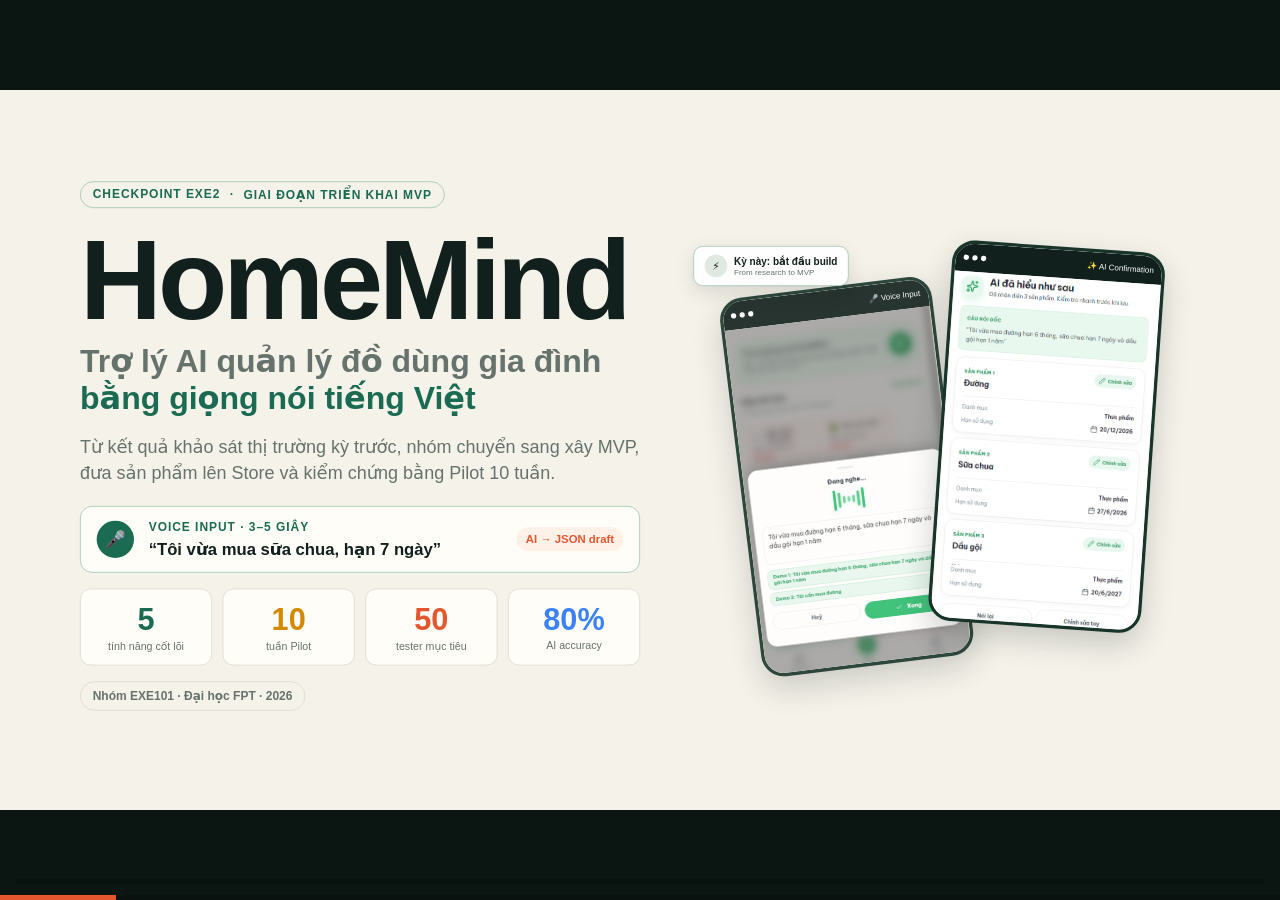
<file: index.html>
<!doctype html>
<html lang="vi">

<head>
  <meta charset="UTF-8">
  <meta name="viewport" content="width=device-width,initial-scale=1">
  <title>HomeMind · Checkpoint EXE2</title>
  <link rel="stylesheet" href="style.css">
</head>

<body>
  <div id="demo-bar">
    <div id="demo-progress"></div>
  </div>
  <div class="slides-wrapper" id="slidesWrapper">
    <section class="slide slide-opening active">
      <div class="hero-bg-grid"></div>
      <div class="slide-branding"><img src="template_mau/pitching-slide/assets/images/logo/Logo_FPT.svg"
          class="brand-logo-fpt" alt="FPT">
        <div class="brand-divider"></div><img src="template_mau/pitching-slide/assets/images/logo/logo.png"
          class="brand-logo-project" alt="HomeMind">
      </div>
      <div class="slide-inner hero-slide-container">
        <div class="hero-grid-ultra">
          <div class="hero-content-ultra">
            <div class="hero-pill-shimmer"><span>CHECKPOINT EXE2</span><span>·</span><span>GIAI ĐOẠN TRIỂN KHAI
                MVP</span></div>
            <h1 class="hero-title-giant">HomeMind</h1>
            <div class="hero-subtitle-ultra">Trợ lý AI quản lý đồ dùng gia đình <span class="text-gradient-shimmer">bằng
                giọng nói tiếng Việt</span></div>
            <p class="hero-lead-ultra">Từ kết quả khảo sát thị trường kỳ trước, nhóm chuyển sang xây MVP, đưa sản phẩm
              lên Store và kiểm chứng bằng Pilot 10 tuần.</p>
            <div class="live-voice-sim-box">
              <div class="sim-mic-btn">🎤</div>
              <div class="sim-content">
                <div class="sim-label"><span>VOICE INPUT · 3–5 GIÂY</span>
                  <div class="voice-wave-bars"><span></span><span></span><span></span><span></span><span></span></div>
                </div>
                <div class="sim-speech-text">“Tôi vừa mua sữa chua, hạn 7 ngày”</div>
              </div>
              <div class="sim-badge-time">AI → JSON draft</div>
            </div>
            <div class="hero-stats-4col">
              <div class="ultra-stat-card">
                <div class="stat-glow-num">5</div>
                <div class="stat-glow-label">tính năng cốt lõi</div>
              </div>
              <div class="ultra-stat-card">
                <div class="stat-glow-num gold">10</div>
                <div class="stat-glow-label">tuần Pilot</div>
              </div>
              <div class="ultra-stat-card">
                <div class="stat-glow-num accent">50</div>
                <div class="stat-glow-label">tester mục tiêu</div>
              </div>
              <div class="ultra-stat-card">
                <div class="stat-glow-num blue">80%</div>
                <div class="stat-glow-label">AI accuracy</div>
              </div>
            </div>
            <div class="hero-actions-row">
              <div class="meta-group-badge">Nhóm EXE101 · Đại học FPT · 2026</div>
            </div>
          </div>
          <div class="hero-dual-mockup-container">
            <div class="phone-card-back">
              <div class="mockup-header-bar">
                <div class="mockup-dots"><span class="m-dot dot-red"></span><span class="m-dot dot-yellow"></span><span
                    class="m-dot dot-green"></span></div>
                <div class="mockup-title-badge">🎤 Voice Input</div>
              </div><img src="template_mau/pitching-slide/assets/images/demo/demo_voice_listening.png"
                class="mockup-img-fit" alt="Voice">
            </div>
            <div class="phone-card-front">
              <div class="mockup-header-bar">
                <div class="mockup-dots"><span class="m-dot dot-red"></span><span class="m-dot dot-yellow"></span><span
                    class="m-dot dot-green"></span></div>
                <div class="mockup-title-badge">✨ AI Confirmation</div>
              </div><img src="template_mau/pitching-slide/assets/images/demo/demo_ai_confirmation.png"
                class="mockup-img-fit" alt="Confirmation">
            </div>
            <div class="holo-floating-badge holo-pos-top-left">
              <div class="holo-icon-circle">⚡</div>
              <div>
                <div class="holo-title">Kỳ này: bắt đầu build</div>
                <div class="holo-sub">From research to MVP</div>
              </div>
            </div>
          </div>
        </div>
      </div>
    </section>
    <section class="slide team-template" style="overflow-y:auto;justify-content:flex-start;padding-top:60px">
      <div class="slide-inner"><span class="eyebrow">👥 ĐỘI NGŨ DỰ ÁN</span>
        <h2>Team HomeMind — Nhóm 6 Thành Viên</h2>
        <p class="lead">Sự kết hợp giữa đội ngũ quản trị, phát triển kỹ thuật và chiến lược tiếp thị thị trường từ Đại
          học FPT.</p>
        <div class="team-grid-detailed">
          <div class="team-card-detailed"><img src="template_mau/pitching-slide/assets/images/teamIMG/PhamThiAnh.png"
              alt="Phạm Thị Ánh" class="team-photo-lg">
            <div>
              <div class="team-name">Phạm Thị Ánh</div>
              <div class="team-role">Project Manager (PM)</div>
              <p>Quản trị dự án, xây dựng tầm nhìn sản phẩm &amp; điều phối chiến lược kinh doanh B2B/B2C.</p>
            </div>
          </div>
          <div class="team-card-detailed"><img src="template_mau/pitching-slide/assets/images/teamIMG/HoaiBao.png"
              alt="Hoài Bảo" class="team-photo-lg">
            <div>
              <div class="team-name">Hoài Bảo</div>
              <div class="team-role">Lead Developer</div>
              <p>Tối ưu hóa mô hình AI Voice Tiếng Việt (LLM Gemini Flash) &amp; thiết kế kiến trúc Backend.</p>
            </div>
          </div>
          <div class="team-card-detailed"><img src="template_mau/pitching-slide/assets/images/teamIMG/VuQuang.jpg"
              alt="Vũ Minh Quang" class="team-photo-lg">
            <div>
              <div class="team-name">Vũ Minh Quang</div>
              <div class="team-role">Fullstack Developer</div>
              <p>Phát triển ứng dụng di động &amp; hệ thống đồng bộ tủ đồ gia đình real-time.</p>
            </div>
          </div>
          <div class="team-card-detailed"><img src="template_mau/pitching-slide/assets/images/teamIMG/MinhThanh.png"
              alt="Minh Thành" class="team-photo-lg">
            <div>
              <div class="team-name">Minh Thành</div>
              <div class="team-role">Frontend / Mobile Dev</div>
              <p>Thiết kế giao diện UI/UX, AI Confirmation Screen &amp; trải nghiệm quét Barcode 3 giây.</p>
            </div>
          </div>
          <div class="team-card-detailed"><img src="template_mau/pitching-slide/assets/images/teamIMG/HongNhung.png"
              alt="Hồng Nhung" class="team-photo-lg">
            <div>
              <div class="team-name">Hồng Nhung</div>
              <div class="team-role">Marketing Lead</div>
              <p>Chủ trì khảo sát thực tế 111 người, phân tích nỗi đau người dùng &amp; chiến lược Go-to-Market.</p>
            </div>
          </div>
          <div class="team-card-detailed"><img src="template_mau/pitching-slide/assets/images/teamIMG/HaiYen.png"
              alt="Hải Yến" class="team-photo-lg">
            <div>
              <div class="team-name">Hải Yến</div>
              <div class="team-role">Marketing Specialist</div>
              <p>Phát triển nội dung truyền thông TikTok/FB Ads &amp; vận hành kênh giới thiệu Affiliate.</p>
            </div>
          </div>
        </div>
        <div class="team-capability"><b>🎯 TẠI SAO TEAM HOMEMIND ĐỦ NĂNG LỰC GIẢI QUYẾT BÀI TOÁN NÀY?</b><span>“Sự kết
            hợp giữa <strong>3 Lập trình viên AI/Mobile</strong> + <strong>2 Marketing Leads</strong> + <strong>1 PM
              điều phối</strong> để tối ưu trải nghiệm Zero-Text-Entry 3 giây.”</span></div>
      </div>
    </section>
    <section class="slide">
      <div class="slide-branding"><img src="template_mau/pitching-slide/assets/images/logo/Logo_FPT.svg"
          class="brand-logo-fpt" alt="FPT">
        <div class="brand-divider"></div><img src="template_mau/pitching-slide/assets/images/logo/logo.png"
          class="brand-logo-project" alt="HomeMind">
      </div>
      <div class="slide-inner"><span class="eyebrow">💡 SẢN PHẨM</span>
        <h2>Một câu nói, <span class="text-gradient">một kho đồ rõ ràng</span></h2>
        <p class="lead">HomeMind giảm thao tác nhập liệu thủ công và biến việc quản lý đồ dùng thành một vòng lặp đơn
          giản.</p>
        <div class="grid-2 product-solution-grid">
          <div class="card card-highlight"><span class="card-icon">🎤</span>
            <div class="card-title">AI Voice</div>
            <div class="card-desc">Nói tiếng Việt tự nhiên → AI trích xuất tên, số lượng và hạn dùng.</div>
          </div>
          <div class="card card-highlight"><span class="card-icon">⏰</span>
            <div class="card-title">Smart Expiration Alert</div>
            <div class="card-desc">Đồ tươi nhắc trước 3–5 ngày; đồ khô nhắc trước 1 tháng.</div>
          </div>
          <div class="card card-highlight"><span class="card-icon">🛒</span>
            <div class="card-title">Shopping List Automation</div>
            <div class="card-desc">Sản phẩm chuyển “Hết” → tự đề xuất mua lại.</div>
          </div>
          <div class="card card-highlight"><span class="card-icon">✨</span>
            <div class="card-title">Freemium &amp; AI Vision</div>
            <div class="card-desc">Free 30 sản phẩm; mở rộng bằng Premium, Family và barcode scan.</div>
          </div>
        </div>
        <div class="product-bottom"><span><b>12 màn hình</b> trong MVP</span><span><b>Human-in-the-loop</b> xác nhận
            trước khi lưu</span><span><b>Privacy-first</b> không gửi audio / transcript gốc vào analytics</span></div>
      </div>
    </section>
    <section class="slide">
      <div class="slide-branding"><img src="template_mau/pitching-slide/assets/images/logo/Logo_FPT.svg"
          class="brand-logo-fpt" alt="FPT">
        <div class="brand-divider"></div><img src="template_mau/pitching-slide/assets/images/logo/logo.png"
          class="brand-logo-project" alt="HomeMind">
      </div>
      <div class="slide-inner"><span class="eyebrow">🧱 HẠ TẦNG &amp; TECH STACK</span>
        <h2>Kiến trúc đủ gọn để build, <span class="text-gradient">đủ chắc để scale</span></h2>
        <p class="lead">Mỗi lớp có vai trò rõ ràng: deploy nhanh ở frontend, chủ động vận hành ở backend và đồng nhất
          môi trường bằng Docker.</p>
        <div class="infra-template-grid">
          <div class="infra-architecture card">
            <div class="mini-label">HẠ TẦNG TRIỂN KHAI</div>
            <div class="arch-row">
              <div><small>WEB PORTAL</small><b>ReactJS</b><span>Vercel · custom domain · CI/CD</span></div><i>→</i>
              <div class="arch-accent"><small>DEPLOY</small><b>Vercel</b><span>đẩy nhanh mỗi lần push code</span></div>
            </div>
            <div class="arch-row">
              <div><small>MOBILE APP</small><b>Flutter</b><span>một codebase · Android + iOS</span></div><i>→</i>
              <div><small>BACKEND</small><b>VPS + SSH</b><span>toàn quyền cấu hình server</span></div>
            </div>
            <div class="arch-row">
              <div><small>DATABASE · VPS</small><b>PostgreSQL</b><span>RDBMS · dữ liệu tập trung</span></div><i>→</i>
              <div><small>CONTAINER</small><b>Docker</b><span>deploy · backup · đồng nhất</span></div>
            </div>
          </div>
          <div class="stack-card card">
            <div class="mini-label">TECH STACK</div>
            <div class="stack-line"><span>Backend</span><b>NestJS</b><small>API service</small></div>
            <div class="stack-line"><span>Push</span><b>Firebase Cloud Messaging</b><small>gửi kể cả khi app
                đóng</small></div>
            <div class="stack-line"><span>Scheduler</span><b>Cron Job</b><small>trigger theo lịch định sẵn</small></div>
            <div class="stack-line"><span>DevOps</span><b>Docker</b><small>đóng gói &amp; mở rộng</small></div>
          </div>
        </div>
        <div class="tech-reason"><b>Lý do chọn:</b> Vercel cho tốc độ triển khai · VPS cho quyền kiểm soát · Docker cho
          môi trường chạy đồng nhất</div>
      </div>
    </section>
    <section class="slide">
      <div class="slide-branding"><img src="template_mau/pitching-slide/assets/images/logo/Logo_FPT.svg"
          class="brand-logo-fpt" alt="FPT">
        <div class="brand-divider"></div><img src="template_mau/pitching-slide/assets/images/logo/logo.png"
          class="brand-logo-project" alt="HomeMind">
      </div>
      <div class="slide-inner"><span class="eyebrow">🚀 TIMELINE PHÁT TRIỂN · 01</span>
        <h2>Tuần 1–4: <span class="text-gradient">Build nền móng &amp; ra MVP</span></h2>
        <p class="lead">Mục tiêu đầu tiên: có bản chạy được, dữ liệu đúng và đủ ổn định để đưa lên Store.</p>
        <div class="timeline-detail-grid">
          <div class="timeline-detail-card"><span>01 · NỀN MÓNG</span><strong>Khởi tạo hệ thống</strong>
            <p>Flutter app · NestJS API · PostgreSQL schema · phân quyền RLS.</p><b>Output: repo chạy được + database
              lõi</b>
          </div>
          <div class="timeline-detail-card"><span>02 · AI CORE</span><strong>Voice → dữ liệu</strong>
            <p>Nhập bằng giọng nói, trích xuất tên sản phẩm, số lượng và hạn dùng.</p><b>Output: AI Voice flow có human
              review</b>
          </div>
          <div class="timeline-detail-card"><span>03 · MVP FLOW</span><strong>Hoàn thiện vòng lặp chính</strong>
            <p>Home · thêm sản phẩm · sửa/xóa · danh sách đồ dùng · trạng thái hết hạn.</p><b>Output: luồng chính qua QA
              nội bộ</b>
          </div>
          <div class="timeline-detail-card milestone-card"><span>04 · MILESTONE</span><strong>Store v1.0.0</strong>
            <p>Đóng gói Android/iOS, kiểm tra crash, privacy và submit bản đầu tiên.</p><b>Gate: sẵn sàng mời nhóm
              Pilot</b>
          </div>
        </div>
        <div class="timeline-bottom"><b>Tiêu chí qua giai đoạn:</b><span>chạy ổn định · dữ liệu lưu đúng · thao tác cốt
            lõi hoàn tất trong vài giây</span></div>
      </div>
    </section>
    <section class="slide">
      <div class="slide-branding"><img src="template_mau/pitching-slide/assets/images/logo/Logo_FPT.svg"
          class="brand-logo-fpt" alt="FPT">
        <div class="brand-divider"></div><img src="template_mau/pitching-slide/assets/images/logo/logo.png"
          class="brand-logo-project" alt="HomeMind">
      </div>
      <div class="slide-inner"><span class="eyebrow">🚀 TIMELINE PHÁT TRIỂN · 02</span>
        <h2>Tuần 5–10: <span class="text-gradient">Đo lường, mở rộng &amp; chốt MVP</span></h2>
        <p class="lead">Sau khi có người dùng thật, nhóm ưu tiên dữ liệu, nhắc đúng thời điểm và chuẩn bị mô hình tăng
          trưởng.</p>
        <div class="timeline-detail-grid timeline-detail-grid-3">
          <div class="timeline-detail-card"><span>05–06 · ĐO LƯỜNG</span><strong>Analytics &amp; Offline</strong>
            <p>Crash reporting, funnel sự kiện, đồng bộ dữ liệu khi mất mạng.</p><b>Output: biết người dùng rơi ở
              đâu</b>
          </div>
          <div class="timeline-detail-card"><span>07 · RETENTION</span><strong>Smart Push</strong>
            <p>FCM + Cron Job nhắc hạn dùng theo lịch; kiểm tra opt-in và tần suất.</p><b>Output: vòng lặp quay lại rõ
              ràng</b>
          </div>
          <div class="timeline-detail-card"><span>08 · VẬN HÀNH</span><strong>Admin portal</strong>
            <p>Catalog, duyệt nội dung, theo dõi người dùng và xử lý feedback Pilot.</p><b>Output: team vận hành
              được</b>
          </div>
          <div class="timeline-detail-card"><span>09 · MONETIZATION</span><strong>IAP &amp; Affiliate</strong>
            <p>Thử giới hạn Free, Premium/Family và đề xuất mua lại khi sản phẩm hết.</p><b>Output: giả thuyết doanh
              thu</b>
          </div>
          <div class="timeline-detail-card milestone-card"><span>10 · FINAL</span><strong>Final MVP v1.1</strong>
            <p>Chốt backlog theo dữ liệu thật, tổng hợp KPI Outcome 3 và kế hoạch Pilot.</p><b>Gate: bản trình diễn +
              báo cáo đo lường</b>
          </div>
          <div class="timeline-detail-card next-card"><span>SAU CHECKPOINT</span><strong>Chuẩn bị scale</strong>
            <p>Tối ưu AI, mở rộng catalog, nâng chất lượng push và referral.</p><b>Next: tăng activation &amp;
              retention</b>
          </div>
        </div>
        <div class="timeline-bottom"><b>Tiêu chí kết thúc:</b><span>có dữ liệu thật · có chỉ số theo dõi · có quyết định
            rõ cho vòng phát triển tiếp theo</span></div>
      </div>
    </section>
    <section class="slide">
      <div class="slide-branding"><img src="template_mau/pitching-slide/assets/images/logo/Logo_FPT.svg"
          class="brand-logo-fpt" alt="FPT">
        <div class="brand-divider"></div><img src="template_mau/pitching-slide/assets/images/logo/logo.png"
          class="brand-logo-project" alt="HomeMind">
      </div>
      <div class="slide-inner"><span class="eyebrow">📣 TIMELINE TRUYỀN THÔNG</span>
        <h2>Từ nhận biết đến <span class="text-gradient-accent">lan tỏa</span></h2>
        <p class="lead">Truyền thông tạo lý do để người dùng chú ý, thử sản phẩm và chia sẻ trải nghiệm thật.</p>
        <div class="campaign-flow">
          <div><small>TUẦN 1–3</small><b>Đặt vấn đề</b><span>Mất đồ · quên hạn</span><em>TikTok · Facebook · Meme</em>
          </div>
          <div><small>TUẦN 4</small><b>Tăng tương tác</b><span>Minigame · Challenge</span><em>Tạo mong đợi</em></div>
          <div class="campaign-launch"><small>TUẦN 5</small><b>Ra mắt</b><span>Video demo · link tải</span><em>Độ phủ
              cao</em></div>
          <div><small>TUẦN 6–8</small><b>Xây niềm tin</b><span>Feedback thật · mẹo dùng</span><em>Giữ chân</em></div>
          <div><small>TUẦN 9–10</small><b>Lan tỏa</b><span>Mời bạn · UGC</span><em>Referral tự nhiên</em></div>
        </div>
        <div class="channel-strip"><b>Kênh ưu tiên</b><span>Word of Mouth 63/111</span><span>Facebook
            58/111</span><span>TikTok 57/111</span><span>Zalo · Store</span></div>
      </div>
    </section>
    <section class="slide">
      <div class="slide-branding"><img src="template_mau/pitching-slide/assets/images/logo/Logo_FPT.svg"
          class="brand-logo-fpt" alt="FPT">
        <div class="brand-divider"></div><img src="template_mau/pitching-slide/assets/images/logo/logo.png"
          class="brand-logo-project" alt="HomeMind">
      </div>
      <div class="slide-inner"><span class="eyebrow">📈 TIMELINE MARKETING</span>
        <h2>Đi theo phễu <span class="text-gradient">AARRR</span></h2>
        <p class="lead">Marketing biến sự chú ý thành hành vi đo được, rồi dùng dữ liệu để quyết định kênh nào được đầu
          tư tiếp.</p>
        <div class="aarrr-flow">
          <div><strong>01</strong><small>TUẦN 1–3</small><b>Acquisition setup</b><span>Landing · Tracking ·
              Pre-registration</span></div>
          <div><strong>02</strong><small>TUẦN 4</small><b>Launch ready</b><span>Store listing · ASO · QR</span></div>
          <div class="aarrr-launch"><strong>03</strong><small>TUẦN 5</small><b>Acquisition</b><span>Traffic về Store ·
              đo nguồn tải</span></div>
          <div><strong>04</strong><small>TUẦN 6–8</small><b>Activation · Retention</b><span>Onboarding · Push · hành
              vi</span></div>
          <div><strong>05</strong><small>TUẦN 9–10</small><b>Referral · Scale</b><span>Referral Program · chọn
              kênh</span></div>
        </div>
        <div class="weekly-loop"><b>Mỗi thứ
            Hai</b><span>Reach</span><i>→</i><span>Install</span><i>→</i><span>Activate</span><i>→</i><span>Retain</span><i>→</i><span>Convert</span>
        </div>
      </div>
    </section>
    <section class="slide">
      <div class="slide-branding"><img src="template_mau/pitching-slide/assets/images/logo/Logo_FPT.svg"
          class="brand-logo-fpt" alt="FPT">
        <div class="brand-divider"></div><img src="template_mau/pitching-slide/assets/images/logo/logo.png"
          class="brand-logo-project" alt="HomeMind">
      </div>
      <div class="slide-inner"><span class="eyebrow">🗓️ TỔNG HỢP</span>
        <h2>Ba timeline <span class="text-gradient">song hành</span></h2>
        <p class="lead">Tuần 4 là mốc Store; tuần 5 là mốc launch; các tuần sau dùng dữ liệu thật để tối ưu.</p>
        <div class="gantt-template">
          <div class="gantt-head">
            <span></span><i>1</i><i>2</i><i>3</i><i>4</i><i>5</i><i>6</i><i>7</i><i>8</i><i>9</i><i>10</i></div>
          <div class="gantt-row"><span>Product &amp; Dev</span><b class="green-bar" style="grid-column:2/6">Build MVP ·
              Store</b><b class="green-bar soft" style="grid-column:6/12">Analytics · Offline · Push · Admin · IAP</b>
          </div>
          <div class="gantt-row"><span>Truyền thông</span><b class="dark-bar" style="grid-column:2/5">Đặt vấn đề</b><b
              class="dark-bar soft" style="grid-column:5/6">Game</b><b class="launch-bar"
              style="grid-column:6/7">Launch</b><b class="dark-bar" style="grid-column:7/10">Niềm tin</b><b
              class="dark-bar soft" style="grid-column:10/12">Lan tỏa</b></div>
          <div class="gantt-row"><span>Marketing</span><b class="gray-bar" style="grid-column:2/5">Landing + Data</b><b
              class="gray-bar soft" style="grid-column:5/6">ASO</b><b class="launch-bar"
              style="grid-column:6/7">Tải</b><b class="gray-bar" style="grid-column:7/10">Activate · Retain</b><b
              class="gray-bar soft" style="grid-column:10/12">Referral</b></div>
        </div>
        <div class="gantt-note"><b>Điểm phối hợp:</b> sản phẩm sẵn sàng ở tuần 4, truyền thông và marketing bùng nổ ở
          tuần 5.</div>
      </div>
    </section>
    <section class="slide">
      <div class="slide-branding"><img src="template_mau/pitching-slide/assets/images/logo/Logo_FPT.svg"
          class="brand-logo-fpt" alt="FPT">
        <div class="brand-divider"></div><img src="template_mau/pitching-slide/assets/images/logo/logo.png"
          class="brand-logo-project" alt="HomeMind">
      </div>
      <div class="slide-inner"><span class="eyebrow eyebrow-accent">🎯 OUTCOME 3 · PILOT KPI</span>
        <h2>Đo đúng để biết <span class="text-gradient-accent">có nên scale</span></h2>
        <p class="lead">Pilot không chỉ để ra mắt. Đây là vòng kiểm chứng công nghệ, hành vi và khả năng giữ chân.</p>
        <div class="kpi-grid">
          <div class="kpi-card"><strong>&gt;80%</strong><span>AI Voice Accuracy</span><small>Nếu chưa đạt: sửa
              model</small></div>
          <div class="kpi-card"><strong>50</strong><span>user B2C dùng thử</span><small>Tuyển từ Facebook · Zalo ·
              referral</small></div>
          <div class="kpi-card"><strong>20+</strong><span>feedback có cấu trúc</span><small>Đủ dữ liệu để ưu tiên cải
              tiến</small></div>
          <div class="kpi-card"><strong>≥20%</strong><span>Retention tuần 2</span><small>Chứng minh giá trị lặp
              lại</small></div>
        </div>
        <div class="go-no-go">
          <div><b>GO</b>Bắt đầu kiểm chứng trả phí và mở rộng kênh</div>
          <div><b>NO-GO</b>Chỉnh AI / UX trước khi scale</div>
        </div>
      </div>
    </section>
    <section class="slide slide-closing">
      <div class="slide-branding"><img src="template_mau/pitching-slide/assets/images/logo/Logo_FPT.svg"
          class="brand-logo-fpt" alt="FPT">
        <div class="brand-divider"></div><img src="template_mau/pitching-slide/assets/images/logo/logo.png"
          class="brand-logo-project" alt="HomeMind">
      </div>
      <div class="slide-inner text-center closing-inner"><span class="eyebrow eyebrow-accent">🙏 CẢM ƠN &amp; TRAO
          ĐỔI</span>
        <h2>HomeMind đang chuyển từ <span class="text-gradient">ý tưởng thành sản phẩm</span></h2>
        <p class="lead mx-auto">Kỳ này nhóm tập trung build, đo lường và học từ người dùng thật.</p>
        <div class="closing-summary"><span><b>Build</b>MVP chạy được</span><span><b>Measure</b>Pilot 10
            tuần</span><span><b>Learn</b>Go / No-go</span></div>
        <div class="closing-team">Nhóm EXE101 · Đại học FPT · Checkpoint EXE2</div>
      </div>
    </section>
  </div>
  <nav class="slide-nav"></nav>
  <script src="script.js"></script>
</body>

</html>
</file>
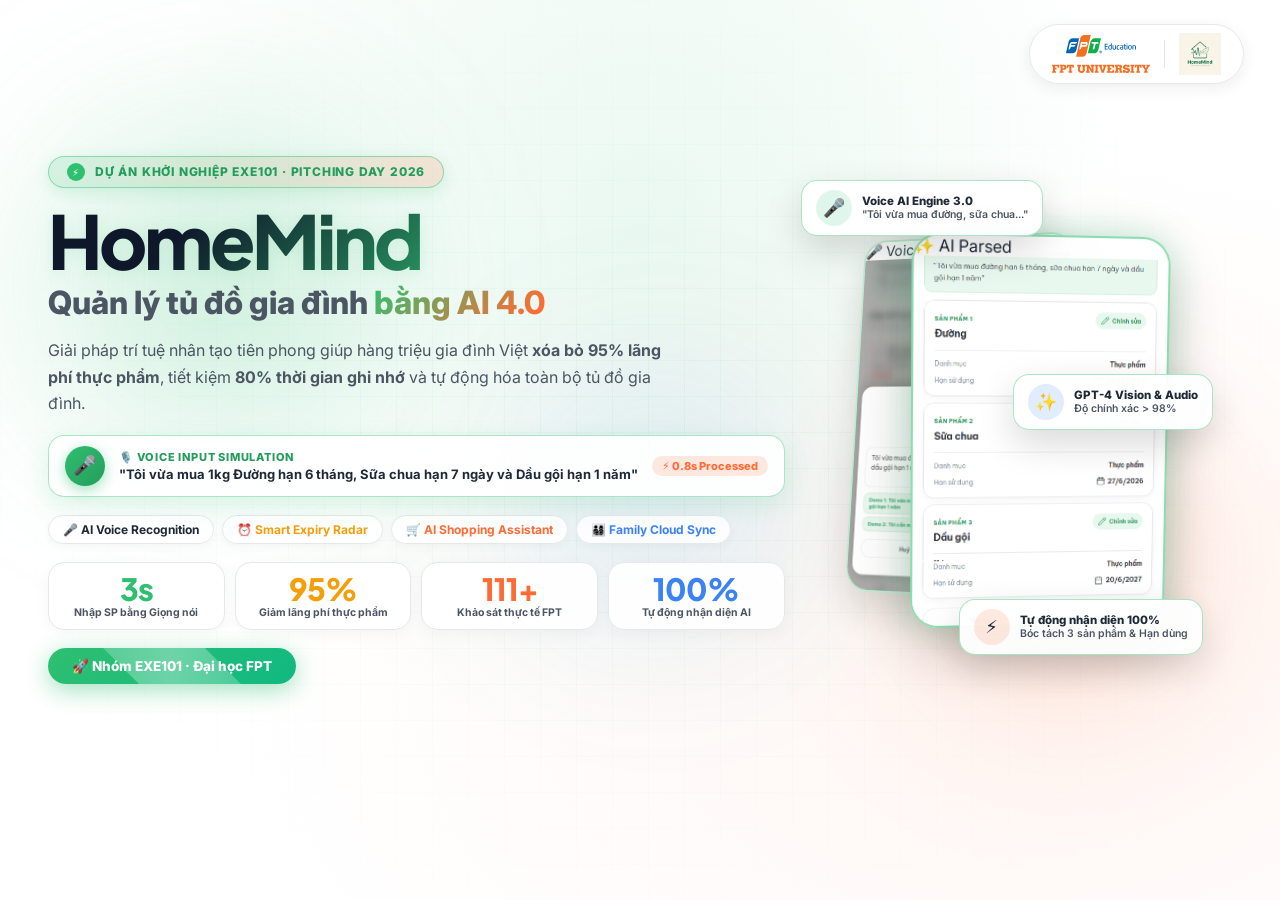
<file: template_mau/pitching-slide/index.html>
<!DOCTYPE html>
<html lang="vi">

<head>
  <meta charset="UTF-8">
  <meta name="viewport" content="width=device-width, initial-scale=1.0">
  <title>HomeMind — Smart Home Inventory | Pitch Deck EXE101</title>
  <link rel="stylesheet" href="assets/css/style.css">
  <link rel="icon" type="image/svg+xml"
    href="data:image/svg+xml,<svg xmlns='http://www.w3.org/2000/svg' viewBox='0 0 100 100'><text y='.9em' font-size='90'>🏡</text></svg>">
</head>

<body>

  <div id="demo-bar"
    style="position:fixed;top:0;left:0;right:0;height:4px;z-index:9999;background:var(--border);display:none;">
    <div id="demo-progress" style="height:100%;background:var(--primary);width:0%;transition:width 0.3s linear;"></div>
  </div>

  <!-- <nav class="slide-nav">
    <button onclick="prevSlide()" title="Slide trước (Mũi tên Trái / Up)">◀</button>
    <div class="slide-dots" id="dots"></div>
    <span class="slide-counter" id="counter">1 / 13</span>
    <button onclick="nextSlide()" title="Slide tiếp (Mũi tên Phải / Down)">▶</button>
    <button class="auto-btn" id="autoPlayBtn" onclick="toggleAutoPlay()" title="Tự động phát (Phím Spacebar)">▶
      Auto</button>
    <button class="theme-btn" id="themeBtn" onclick="toggleTheme()" title="Chuyển chế độ Sáng/Tối (Phím D)">🌙</button>
    <button class="fullscreen-btn" id="fullscreenBtn" onclick="toggleFullscreen()"
      title="Toàn màn hình (Phím F)">⛶</button>
    <button onclick="goSlide(0)" title="Trở về Slide 1 (Phím Home)">⟳</button>
  </nav> -->

  <div class="slides-wrapper" id="slidesWrapper">

    <!-- ════════════════════════════════ -->
    <!-- SLIDE 1: OPENING (ULTRA HERO)    -->
    <!-- ════════════════════════════════ -->
    <section class="slide slide-opening active" data-index="0">
      <!-- Background Cyber Mesh Grid Overlay -->
      <div class="hero-bg-grid"></div>

      <!-- Top Right Branding Bar -->
      <div class="slide-branding">
        <img src="assets/images/logo/Logo_FPT.svg" alt="FPT University" class="brand-logo-fpt">
        <div class="brand-divider"></div>
        <img src="assets/images/logo/logo.png" alt="HomeMind Logo" class="brand-logo-project">
      </div>

      <div class="slide-inner hero-slide-container">
        <!-- 3 Ambient Glowing Orbs -->
        <div class="hero-glow-orb-main glow-emerald"></div>
        <div class="hero-glow-orb-main glow-amber"></div>
        <div class="hero-glow-orb-main glow-cyan"></div>

        <div class="hero-grid-ultra">
          <!-- Left Column: Headline, Live Simulator, Chips, Metrics, CTA -->
          <div class="hero-content-ultra">
            <!-- Shimmering Pill Badge -->
            <div class="hero-pill-shimmer">
              <span class="pulse-badge-icon">⚡</span>
              <span>DỰ ÁN KHỞI NGHIỆP EXE101 · PITCHING DAY 2026</span>
            </div>

            <!-- Giant Title -->
            <h1 class="hero-title-giant">HomeMind</h1>
            <div class="hero-subtitle-ultra">
              Quản lý tủ đồ gia đình <span class="text-gradient-shimmer">bằng AI 4.0</span>
            </div>

            <!-- Lead Paragraph -->
            <p class="hero-lead-ultra">
              Giải pháp trí tuệ nhân tạo tiên phong giúp hàng triệu gia đình Việt <strong>xóa bỏ 95% lãng phí thực phẩm</strong>, tiết kiệm <strong>80% thời gian ghi nhớ</strong> và tự động hóa toàn bộ tủ đồ gia đình.
            </p>

            <!-- Live Speech Simulator Pill -->
            <div class="live-voice-sim-box">
              <div class="sim-mic-btn" title="Trải nghiệm Voice Input AI">🎤</div>
              <div class="sim-content">
                <div class="sim-label">
                  <span>🎙️ Voice Input Simulation</span>
                  <div class="voice-wave-bars" style="height:10px;">
                    <span></span><span></span><span></span><span></span><span></span>
                  </div>
                </div>
                <div class="sim-speech-text">
                  "Tôi vừa mua 1kg Đường hạn 6 tháng, Sữa chua hạn 7 ngày và Dầu gội hạn 1 năm"
                </div>
              </div>
              <div class="sim-badge-time">⚡ 0.8s Processed</div>
            </div>

            <!-- Feature Chips -->
            <div class="hero-chips-row">
              <span class="hero-chip">🎤 AI Voice Recognition</span>
              <span class="hero-chip" style="color:var(--gold);">⏰ Smart Expiry Radar</span>
              <span class="hero-chip" style="color:var(--accent);">🛒 AI Shopping Assistant</span>
              <span class="hero-chip" style="color:var(--info);">👨‍👩‍👧‍👦 Family Cloud Sync</span>
            </div>

            <!-- 4-Column Ultra Stat Cards -->
            <div class="hero-stats-4col">
              <div class="ultra-stat-card">
                <div class="stat-glow-num">3s</div>
                <div class="stat-glow-label">Nhập SP bằng Giọng nói</div>
              </div>
              <div class="ultra-stat-card">
                <div class="stat-glow-num gold">95%</div>
                <div class="stat-glow-label">Giảm lãng phí thực phẩm</div>
              </div>
              <div class="ultra-stat-card">
                <div class="stat-glow-num accent">111+</div>
                <div class="stat-glow-label">Khảo sát thực tế FPT</div>
              </div>
              <div class="ultra-stat-card">
                <div class="stat-glow-num blue">100%</div>
                <div class="stat-glow-label">Tự động nhận diện AI</div>
              </div>
            </div>

            <!-- Action CTA & Team Meta -->
            <div class="hero-actions-row">
              <a class="btn-hero-launch">
                <span>🚀 Nhóm EXE101 · Đại học FPT</span>
              </a>
            </div>
          </div>

          <!-- Right Column: Dual Overlapping 3D Phone Mockups -->
          <div class="hero-dual-mockup-container">
            <!-- Back Phone: Voice Recording State -->
            <div class="phone-card-back">
              <div class="mockup-header-bar">
                <div class="mockup-dots">
                  <span class="m-dot dot-red"></span>
                  <span class="m-dot dot-yellow"></span>
                  <span class="m-dot dot-green"></span>
                </div>
                <div class="mockup-title-badge">🎤 Voice Input</div>
              </div>
              <img src="assets/images/demo/demo_voice_listening.png" alt="HomeMind Voice Listening" class="mockup-img-fit">
            </div>

            <!-- Front Phone: AI Auto Confirmation State -->
            <div class="phone-card-front">
              <div class="mockup-header-bar">
                <div class="mockup-dots">
                  <span class="m-dot dot-red"></span>
                  <span class="m-dot dot-yellow"></span>
                  <span class="m-dot dot-green"></span>
                </div>
                <div class="mockup-title-badge">✨ AI Parsed</div>
              </div>
              <img src="assets/images/demo/demo_ai_confirmation.png" alt="HomeMind AI Result" class="mockup-img-fit">
            </div>

            <!-- Floating Hologram Badges -->
            <div class="holo-floating-badge holo-pos-top-left">
              <div class="holo-icon-circle">🎤</div>
              <div>
                <div class="holo-title">Voice AI Engine 3.0</div>
                <div class="holo-sub">"Tôi vừa mua đường, sữa chua..."</div>
              </div>
            </div>

            <div class="holo-floating-badge holo-pos-center-right">
              <div class="holo-icon-circle holo-icon-blue">✨</div>
              <div>
                <div class="holo-title">GPT-4 Vision & Audio</div>
                <div class="holo-sub">Độ chính xác > 98%</div>
              </div>
            </div>

            <div class="holo-floating-badge holo-pos-bottom-right">
              <div class="holo-icon-circle holo-icon-orange">⚡</div>
              <div>
                <div class="holo-title">Tự động nhận diện 100%</div>
                <div class="holo-sub">Bóc tách 3 sản phẩm & Hạn dùng</div>
              </div>
            </div>
          </div>
        </div>
      </div>
    </section>



    <!-- ════════════════════════════════ -->
    <!-- SLIDE 2: AGENDA                 -->
    <!-- ════════════════════════════════ -->
    <section class="slide" data-index="1">
      <div class="slide-branding">
        <img src="assets/images/logo/Logo_FPT.svg" alt="FPT University" class="brand-logo-fpt">
        <div class="brand-divider"></div>
        <img src="assets/images/logo/logo.png" alt="HomeMind Logo" class="brand-logo-project">
      </div>
      <div class="slide-inner">
        <span class="eyebrow">📋 NỘI DUNG THUYẾT TRÌNH</span>
        <h2>Chương Trình Hôm Nay</h2>
        <p class="lead" style="margin-bottom:28px;">Hội đồng giám khảo sẽ theo dõi hành trình HomeMind qua <strong>10
            phần nội dung</strong> được trình bày theo trình tự logic từ vấn đề đến giải pháp và tiềm năng tăng trưởng.
        </p>

        <div style="display:grid;grid-template-columns:1fr 1fr;gap:14px 28px;">

          <!-- Left column -->
          <div style="display:flex;flex-direction:column;gap:12px;">

            <div class="agenda-item"
              style="display:flex;align-items:center;gap:14px;padding:14px 18px;background:var(--bg-card);border:1px solid var(--border);border-radius:var(--radius-lg);box-shadow:var(--shadow-sm);transition:all 0.25s ease;cursor:default;"
              onmouseover="this.style.borderColor='rgba(47,191,113,0.4)';this.style.transform='translateY(-2px)';this.style.boxShadow='var(--shadow-md)'"
              onmouseout="this.style.borderColor='var(--border)';this.style.transform='';this.style.boxShadow='var(--shadow-sm)'">
              <div
                style="width:36px;height:36px;border-radius:50%;background:var(--primary);color:#fff;display:flex;align-items:center;justify-content:center;font-weight:800;font-size:15px;font-family:var(--font-heading);flex-shrink:0;">
                01</div>
              <div>
                <div style="font-family:var(--font-heading);font-weight:700;font-size:14px;color:var(--text);">👥 Giới
                  thiệu Đội ngũ</div>
                <div style="font-size:12px;color:var(--text-secondary);margin-top:2px;">6 thành viên EXE101 — FPT
                  University</div>
              </div>
            </div>

            <div class="agenda-item"
              style="display:flex;align-items:center;gap:14px;padding:14px 18px;background:var(--bg-card);border:1px solid var(--border);border-radius:var(--radius-lg);box-shadow:var(--shadow-sm);transition:all 0.25s ease;cursor:default;"
              onmouseover="this.style.borderColor='rgba(239,68,68,0.4)';this.style.transform='translateY(-2px)';this.style.boxShadow='var(--shadow-md)'"
              onmouseout="this.style.borderColor='var(--border)';this.style.transform='';this.style.boxShadow='var(--shadow-sm)'">
              <div
                style="width:36px;height:36px;border-radius:50%;background:var(--danger);color:#fff;display:flex;align-items:center;justify-content:center;font-weight:800;font-size:15px;font-family:var(--font-heading);flex-shrink:0;">
                02</div>
              <div>
                <div style="font-family:var(--font-heading);font-weight:700;font-size:14px;color:var(--text);">😩 Vấn đề
                  Thực tế</div>
                <div style="font-size:12px;color:var(--text-secondary);margin-top:2px;">Pain points — Dữ liệu khảo sát
                  111 người</div>
              </div>
            </div>

            <div class="agenda-item"
              style="display:flex;align-items:center;gap:14px;padding:14px 18px;background:var(--bg-card);border:1px solid var(--border);border-radius:var(--radius-lg);box-shadow:var(--shadow-sm);transition:all 0.25s ease;cursor:default;"
              onmouseover="this.style.borderColor='rgba(47,191,113,0.4)';this.style.transform='translateY(-2px)';this.style.boxShadow='var(--shadow-md)'"
              onmouseout="this.style.borderColor='var(--border)';this.style.transform='';this.style.boxShadow='var(--shadow-sm)'">
              <div
                style="width:36px;height:36px;border-radius:50%;background:linear-gradient(135deg,var(--primary),#22C55E);color:#fff;display:flex;align-items:center;justify-content:center;font-weight:800;font-size:15px;font-family:var(--font-heading);flex-shrink:0;">
                03</div>
              <div>
                <div style="font-family:var(--font-heading);font-weight:700;font-size:14px;color:var(--text);">💡 Giải
                  pháp &amp; Đột phá</div>
                <div style="font-size:12px;color:var(--text-secondary);margin-top:2px;">AI Voice + Vision — Zero Text
                  Entry 3 giây</div>
              </div>
            </div>

            <div class="agenda-item"
              style="display:flex;align-items:center;gap:14px;padding:14px 18px;background:var(--bg-card);border:1px solid var(--border);border-radius:var(--radius-lg);box-shadow:var(--shadow-sm);transition:all 0.25s ease;cursor:default;"
              onmouseover="this.style.borderColor='rgba(59,130,246,0.4)';this.style.transform='translateY(-2px)';this.style.boxShadow='var(--shadow-md)'"
              onmouseout="this.style.borderColor='var(--border)';this.style.transform='';this.style.boxShadow='var(--shadow-sm)'">
              <div
                style="width:36px;height:36px;border-radius:50%;background:var(--info);color:#fff;display:flex;align-items:center;justify-content:center;font-weight:800;font-size:15px;font-family:var(--font-heading);flex-shrink:0;">
                04</div>
              <div>
                <div style="font-family:var(--font-heading);font-weight:700;font-size:14px;color:var(--text);">📊 Phân
                  tích Thị trường</div>
                <div style="font-size:12px;color:var(--text-secondary);margin-top:2px;">Smart Home VN $358M → $1.7B |
                  TAM/SAM/SOM</div>
              </div>
            </div>

            <div class="agenda-item"
              style="display:flex;align-items:center;gap:14px;padding:14px 18px;background:var(--bg-card);border:1px solid var(--border);border-radius:var(--radius-lg);box-shadow:var(--shadow-sm);transition:all 0.25s ease;cursor:default;"
              onmouseover="this.style.borderColor='rgba(245,158,11,0.4)';this.style.transform='translateY(-2px)';this.style.boxShadow='var(--shadow-md)'"
              onmouseout="this.style.borderColor='var(--border)';this.style.transform='';this.style.boxShadow='var(--shadow-sm)'">
              <div
                style="width:36px;height:36px;border-radius:50%;background:var(--gold);color:#fff;display:flex;align-items:center;justify-content:center;font-weight:800;font-size:15px;font-family:var(--font-heading);flex-shrink:0;">
                05</div>
              <div>
                <div style="font-family:var(--font-heading);font-weight:700;font-size:14px;color:var(--text);">🔬 Market
                  Validation</div>
                <div style="font-size:12px;color:var(--text-secondary);margin-top:2px;">111 mẫu khảo sát sơ cấp — Chân
                  dung KH</div>
              </div>
            </div>

          </div>

          <!-- Right column -->
          <div style="display:flex;flex-direction:column;gap:12px;">

            <div class="agenda-item"
              style="display:flex;align-items:center;gap:14px;padding:14px 18px;background:var(--bg-card);border:1px solid var(--border);border-radius:var(--radius-lg);box-shadow:var(--shadow-sm);transition:all 0.25s ease;cursor:default;"
              onmouseover="this.style.borderColor='rgba(47,191,113,0.4)';this.style.transform='translateY(-2px)';this.style.boxShadow='var(--shadow-md)'"
              onmouseout="this.style.borderColor='var(--border)';this.style.transform='';this.style.boxShadow='var(--shadow-sm)'">
              <div
                style="width:36px;height:36px;border-radius:50%;background:linear-gradient(135deg,#10B981,#059669);color:#fff;display:flex;align-items:center;justify-content:center;font-weight:800;font-size:15px;font-family:var(--font-heading);flex-shrink:0;">
                06</div>
              <div>
                <div style="font-family:var(--font-heading);font-weight:700;font-size:14px;color:var(--text);">📱
                  Product Demo</div>
                <div style="font-size:12px;color:var(--text-secondary);margin-top:2px;">Giao diện thực tế — AI Voice
                  Input Live</div>
              </div>
            </div>

            <div class="agenda-item"
              style="display:flex;align-items:center;gap:14px;padding:14px 18px;background:var(--bg-card);border:1px solid var(--border);border-radius:var(--radius-lg);box-shadow:var(--shadow-sm);transition:all 0.25s ease;cursor:default;"
              onmouseover="this.style.borderColor='rgba(255,107,53,0.4)';this.style.transform='translateY(-2px)';this.style.boxShadow='var(--shadow-md)'"
              onmouseout="this.style.borderColor='var(--border)';this.style.transform='';this.style.boxShadow='var(--shadow-sm)'">
              <div
                style="width:36px;height:36px;border-radius:50%;background:var(--accent);color:#fff;display:flex;align-items:center;justify-content:center;font-weight:800;font-size:15px;font-family:var(--font-heading);flex-shrink:0;">
                07</div>
              <div>
                <div style="font-family:var(--font-heading);font-weight:700;font-size:14px;color:var(--text);">💼 Mô
                  hình Kinh doanh</div>
                <div style="font-size:12px;color:var(--text-secondary);margin-top:2px;">Freemium + Subscription +
                  Affiliate</div>
              </div>
            </div>

            <div class="agenda-item"
              style="display:flex;align-items:center;gap:14px;padding:14px 18px;background:var(--bg-card);border:1px solid var(--border);border-radius:var(--radius-lg);box-shadow:var(--shadow-sm);transition:all 0.25s ease;cursor:default;"
              onmouseover="this.style.borderColor='rgba(47,191,113,0.4)';this.style.transform='translateY(-2px)';this.style.boxShadow='var(--shadow-md)'"
              onmouseout="this.style.borderColor='var(--border)';this.style.transform='';this.style.boxShadow='var(--shadow-sm)'">
              <div
                style="width:36px;height:36px;border-radius:50%;background:linear-gradient(135deg,#6366F1,#4F46E5);color:#fff;display:flex;align-items:center;justify-content:center;font-weight:800;font-size:15px;font-family:var(--font-heading);flex-shrink:0;">
                08</div>
              <div>
                <div style="font-family:var(--font-heading);font-weight:700;font-size:14px;color:var(--text);">🚀 Lộ
                  trình Phát triển</div>
                <div style="font-size:12px;color:var(--text-secondary);margin-top:2px;">3-Year Roadmap — 3.720 users
                  (2027–2029)</div>
              </div>
            </div>

            <div class="agenda-item"
              style="display:flex;align-items:center;gap:14px;padding:14px 18px;background:var(--bg-card);border:1px solid var(--border);border-radius:var(--radius-lg);box-shadow:var(--shadow-sm);transition:all 0.25s ease;cursor:default;"
              onmouseover="this.style.borderColor='rgba(245,158,11,0.4)';this.style.transform='translateY(-2px)';this.style.boxShadow='var(--shadow-md)'"
              onmouseout="this.style.borderColor='var(--border)';this.style.transform='';this.style.boxShadow='var(--shadow-sm)'">
              <div
                style="width:36px;height:36px;border-radius:50%;background:linear-gradient(135deg,#F59E0B,#D97706);color:#fff;display:flex;align-items:center;justify-content:center;font-weight:800;font-size:15px;font-family:var(--font-heading);flex-shrink:0;">
                09</div>
              <div>
                <div style="font-family:var(--font-heading);font-weight:700;font-size:14px;color:var(--text);">📈 Dự
                  phóng Tài chính</div>
                <div style="font-size:12px;color:var(--text-secondary);margin-top:2px;">P&amp;L 3 năm — Hòa vốn Q4/2028
                  · MRR 409M</div>
              </div>
            </div>

            <div class="agenda-item"
              style="display:flex;align-items:center;gap:14px;padding:14px 18px;background:linear-gradient(135deg,rgba(47,191,113,0.06),rgba(47,191,113,0.02));border:1.5px solid rgba(47,191,113,0.35);border-radius:var(--radius-lg);box-shadow:var(--shadow-sm);transition:all 0.25s ease;cursor:default;"
              onmouseover="this.style.borderColor='rgba(47,191,113,0.6)';this.style.transform='translateY(-2px)';this.style.boxShadow='0 8px 24px rgba(47,191,113,0.18)'"
              onmouseout="this.style.borderColor='rgba(47,191,113,0.35)';this.style.transform='';this.style.boxShadow='var(--shadow-sm)'">
              <div
                style="width:36px;height:36px;border-radius:50%;background:linear-gradient(135deg,var(--primary),var(--primary-dark));color:#fff;display:flex;align-items:center;justify-content:center;font-weight:800;font-size:15px;font-family:var(--font-heading);flex-shrink:0;">
                10</div>
              <div>
                <div style="font-family:var(--font-heading);font-weight:700;font-size:14px;color:var(--primary-dark);">
                  💰 Kêu gọi Đầu tư &amp; Q&amp;A</div>
                <div style="font-size:12px;color:var(--text-secondary);margin-top:2px;">Pre-Seed 56M₫ · Comparables ~2.41 tỷ₫ ·
                  Hỏi đáp</div>
              </div>
            </div>

          </div>
        </div>
      </div>
    </section>

    <!-- ════════════════════════════════ -->
    <!-- SLIDE 3: DEDICATED TEAM SLIDE   -->
    <!-- ════════════════════════════════ -->
    <section class="slide" data-index="2">
      <div class="slide-branding">
        <img src="assets/images/logo/Logo_FPT.svg" alt="FPT University" class="brand-logo-fpt">
        <div class="brand-divider"></div>
        <img src="assets/images/logo/logo.png" alt="HomeMind Logo" class="brand-logo-project">
      </div>
      <div class="slide-inner">
        <span class="eyebrow">👥 ĐỘI NGŨ DỰ ÁN</span>
        <h2>Team HomeMind — Nhóm 6 Thành Viên</h2>
        <p class="lead">Sự kết hợp giữa đội ngũ quản trị, phát triển kỹ thuật và chiến lược tiếp thị thị trường từ Đại
          học FPT.</p>

        <div class="team-grid-detailed mb-24">
          <div class="team-card-detailed">
            <img src="assets/images/teamIMG/PhamThiAnh.png" alt="Phạm Thị Ánh" class="team-photo-lg">
            <div>
              <div class="team-name">Phạm Thị Ánh</div>
              <div class="team-role">Project Manager (PM)</div>
              <div style="font-size:12px;color:var(--text-secondary);line-height:1.5;margin-top:4px;">
                Quản trị dự án, xây dựng tầm nhìn sản phẩm & điều phối chiến lược kinh doanh B2B/B2C.
              </div>
            </div>
          </div>

          <div class="team-card-detailed">
            <img src="assets/images/teamIMG/HoaiBao.png" alt="Hoài Bảo" class="team-photo-lg">
            <div>
              <div class="team-name">Hoài Bảo</div>
              <div class="team-role">Lead Developer</div>
              <div style="font-size:12px;color:var(--text-secondary);line-height:1.5;margin-top:4px;">
                Tối ưu hóa mô hình AI Voice Tiếng Việt (LLM Gemini Flash) & thiết kế kiến trúc Backend.
              </div>
            </div>
          </div>

          <div class="team-card-detailed">
            <img src="assets/images/teamIMG/VuQuang.jpg" alt="Vũ Minh Quang" class="team-photo-lg">
            <div>
              <div class="team-name">Vũ Minh Quang</div>
              <div class="team-role">Fullstack Developer</div>
              <div style="font-size:12px;color:var(--text-secondary);line-height:1.5;margin-top:4px;">
                Phát triển ứng dụng di động & hệ thống đồng bộ tủ đồ gia đình real-time.
              </div>
            </div>
          </div>

          <div class="team-card-detailed">
            <img src="assets/images/teamIMG/MinhThanh.png" alt="Minh Thành" class="team-photo-lg">
            <div>
              <div class="team-name">Minh Thành</div>
              <div class="team-role">Frontend / Mobile Dev</div>
              <div style="font-size:12px;color:var(--text-secondary);line-height:1.5;margin-top:4px;">
                Thiết kế giao diện UI/UX, AI Confirmation Screen & trải nghiệm quét Barcode 3 giây.
              </div>
            </div>
          </div>

          <div class="team-card-detailed">
            <img src="assets/images/teamIMG/HongNhung.png" alt="Hồng Nhung" class="team-photo-lg">
            <div>
              <div class="team-name">Hồng Nhung</div>
              <div class="team-role">Marketing Lead</div>
              <div style="font-size:12px;color:var(--text-secondary);line-height:1.5;margin-top:4px;">
                Chủ trì khảo sát thực tế 111 người, phân tích nỗi đau người dùng & chiến lược Go-to-Market.
              </div>
            </div>
          </div>

          <div class="team-card-detailed">
            <img src="assets/images/teamIMG/HaiYen.png" alt="Hải Yến" class="team-photo-lg">
            <div>
              <div class="team-name">Hải Yến</div>
              <div class="team-role">Marketing Specialist</div>
              <div style="font-size:12px;color:var(--text-secondary);line-height:1.5;margin-top:4px;">
                Phát triển nội dung truyền thông TikTok/FB Ads & vận hành kênh giới thiệu Affiliate.
              </div>
            </div>
          </div>
        </div>

        <div class="card card-highlight text-center" style="padding:14px 20px; margin-top: 15px;">
          <div style="font-size:13.5px;font-weight:800;color:var(--primary-dark);margin-bottom:4px;">🎯 TẠI SAO TEAM
            HOMEMIND ĐỦ NĂNG LỰC GIẢI QUYẾT BÀI TOÁN NÀY?</div>
          <div style="font-size:12.5px;color:var(--text-secondary);line-height:1.6;max-width:920px;margin:0 auto;">
            "Sự kết hợp hoàn hảo giữa <strong>3 Lập trình viên AI/Mobile (LLM Gemini Flash & Realtime Sync)</strong> +
            <strong>2 Marketing Leads (Khảo sát 111 mẫu thực địa & Go-to-Market)</strong> + <strong>1 PM Điều
              phối</strong> — Đội ngũ có năng lực kỹ thuật & thực chiến trực tiếp để tối ưu trải nghiệm Zero-Text-Entry
            3 giây."
          </div>
        </div>
      </div>
    </section>

    <!-- ════════════════════════════════ -->
    <!-- SLIDE 4: PROBLEM                -->
    <!-- ════════════════════════════════ -->
    <section class="slide" data-index="3">
      <div class="slide-branding">
        <img src="assets/images/logo/Logo_FPT.svg" alt="FPT University" class="brand-logo-fpt">
        <div class="brand-divider"></div>
        <img src="assets/images/logo/logo.png" alt="HomeMind Logo" class="brand-logo-project">
      </div>
      <div class="slide-inner">
        <span class="eyebrow eyebrow-accent">😩 VẤN ĐỀ THỰC TẾ</span>
        <h2>Bạn đã từng gặp chuyện này?</h2>
        <p class="lead">
          Người dùng không thiếu công cụ — họ thiếu một giải pháp đủ nhanh, đủ tự động để duy trì thói quen quản lý tủ
          đồ hàng ngày.
        </p>

        <div class="grid-3 mb-20">
          <div class="card" style="border-color:rgba(239,68,68,0.25);">
            <span class="card-icon">🧠</span>
            <div class="card-title" style="color:var(--danger);">Pain 1 — Gánh nặng ghi nhớ</div>
            <div class="card-desc">
              • <strong>48 người</strong> quên mua món đã hết<br>
              • <strong>49 người</strong> cho biết "có quá nhiều thứ cần nhớ trong nhà"<br>
              • Dễ mua thừa, mua trùng đồ vẫn còn
            </div>
            <div class="mt-8"><span class="tag tag-red">Q10 & Q12 (48/111)</span></div>
          </div>

          <div class="card" style="border-color:rgba(239,68,68,0.25);">
            <span class="card-icon">🗑️</span>
            <div class="card-title" style="color:var(--danger);">Pain 2 — Lãng phí thầm lặng</div>
            <div class="card-desc">
              • <strong>47 người</strong> phát hiện sản phẩm đã hết hạn<br>
              • <strong>42 người</strong> không nhớ HSD của sản phẩm đã mở<br>
              • Vứt bỏ hàng trăm nghìn đồng mỗi tháng
            </div>
            <div class="mt-8"><span class="tag tag-red">Q10 (47/111)</span></div>
          </div>

          <div class="card" style="border-color:rgba(239,68,68,0.25);">
            <span class="card-icon">⏱️</span>
            <div class="card-title" style="color:var(--danger);">Pain 3 — Rào cản nhập liệu</div>
            <div class="card-desc">
              • <strong>58 người</strong> từng bỏ ứng dụng quản lý vì nhập liệu thủ công mất thời gian<br>
              • <strong>45 người</strong> yêu cầu nhập ≤10 giây/sản phẩm mới chấp nhận sử dụng
            </div>
            <div class="mt-8"><span class="tag tag-red">Q22 (58/111)</span></div>
          </div>
        </div>

        <div class="split" style="margin-top:20px;">
          <div class="split-item problem text-center">
            <div style="font-size:36px;font-weight:800;color:var(--danger);font-family:var(--font-heading);">100K –
              300K₫</div>
            <div style="font-size:14px;color:var(--text-secondary);margin-top:4px;font-weight:600;">Tiền lãng phí trung
              bình / gia đình / tháng</div>
            <div class="mt-8 text-xs text-muted">Dữ liệu khảo sát Q13: 30/111 hộ gia đình B2C</div>
          </div>

          <div class="split-item problem text-center">
            <div style="font-size:36px;font-weight:800;color:var(--danger);font-family:var(--font-heading);">&gt;80%
            </div>
            <div style="font-size:14px;color:var(--text-secondary);margin-top:4px;font-weight:600;">Người dùng bỏ app
              quản lý sau 1 tuần</div>
            <div class="mt-8 text-xs text-muted">Lý do chính: Nhập liệu bằng tay rườm rà (Q22: 58 người phản hồi)</div>
          </div>
        </div>
      </div>
    </section>

    <!-- ════════════════════════════════ -->
    <!-- SLIDE 5: SOLUTION               -->
    <!-- ════════════════════════════════ -->
    <section class="slide" data-index="4">
      <div class="slide-branding">
        <img src="assets/images/logo/Logo_FPT.svg" alt="FPT University" class="brand-logo-fpt">
        <div class="brand-divider"></div>
        <img src="assets/images/logo/logo.png" alt="HomeMind Logo" class="brand-logo-project">
      </div>
      <div class="slide-inner">
        <span class="eyebrow">💡 GIẢI PHÁP & ĐỘT PHÁ</span>
        <h2>HomeMind — Trợ lý AI cho tủ đồ gia đình</h2>
        <p class="lead">Kết hợp AI Vision + AI Voice Tiếng Việt để loại bỏ hoàn toàn việc nhập liệu thủ công.</p>

        <div class="grid-4 mb-20">
          <div class="card card-highlight">
            <span class="card-icon">🎤</span>
            <div class="card-title">AI Voice Input</div>
            <div class="card-desc">Nói tự nhiên: <em>"Tôi vừa mua đường, hạn 6 tháng sau"</em> — AI tự bóc tách và lưu
              kho.</div>
          </div>

          <div class="card card-highlight">
            <span class="card-icon">📷</span>
            <div class="card-title">AI Vision Scan</div>
            <div class="card-desc">Quét barcode hoặc nhãn sản phẩm. Nhận diện tên, danh mục, HSD trong <strong>3
                giây</strong>.</div>
          </div>

          <div class="card card-highlight">
            <span class="card-icon">⏰</span>
            <div class="card-title">Smart Expiry Alert</div>
            <div class="card-desc">Tự động phân loại: đồ tươi (3-5 ngày), đồ khô (1 tháng). Cảnh báo trước khi hết hạn.
            </div>
          </div>

          <div class="card card-highlight">
            <span class="card-icon">🛒</span>
            <div class="card-title">Shopping Assistant</div>
            <div class="card-desc">Tự động thêm vào DS mua sắm khi hết, đề xuất giá tốt từ Shopee/Lazada + Affiliate.
            </div>
          </div>
        </div>

        <span class="eyebrow" style="margin-top:16px;font-size:12px;">BẢNG SO SÁNH: ỨNG DỤNG TRUYỀN THỐNG VS
          HOMEMIND</span>
        <div class="comparison" style="margin-top:10px;">
          <div class="comp-item old">
            <div class="comp-label old">✗ App Quản Lý Truyền Thống</div>
            <div class="comp-metric"><span>Thời gian nhập liệu</span><span>Manual (30-60s)</span></div>
            <div class="comp-metric"><span>Nhắc hạn sử dụng</span><span>Cơ bản / Nhập tay HSD</span></div>
            <div class="comp-metric"><span>Hỗ trợ Voice TV</span><span>Không có</span></div>
            <div class="comp-metric"><span>Tỷ lệ bỏ app</span><span>&gt;80% sau 1 tuần</span></div>
            <div class="comp-metric"><span>Đồng bộ gia đình</span><span>Thủ công / Độc lập</span></div>
          </div>

          <div class="comp-item new">
            <div class="comp-label new">✓ HomeMind (AI Powered)</div>
            <div class="comp-metric"><span>Thời gian nhập liệu</span><span><strong>AI Voice & Vision
                  (3-5s)</strong></span></div>
            <div class="comp-metric"><span>Nhắc hạn sử dụng</span><span><strong>Tự động + Thông minh</strong></span>
            </div>
            <div class="comp-metric"><span>Hỗ trợ Voice TV</span><span><strong>Tự nhiên Tiếng Việt</strong></span></div>
            <div class="comp-metric"><span>Tỷ lệ bỏ app</span><span><strong>&lt;20% nhờ Zero Text Entry</strong></span>
            </div>
            <div class="comp-metric"><span>Đồng bộ gia đình</span><span><strong>Family Sharing real-time</strong></span>
            </div>
          </div>
        </div>
      </div>
    </section>

    <!-- ════════════════════════════════ -->
    <!-- SLIDE 6: MARKET ANALYSIS        -->
    <!-- ════════════════════════════════ -->
    <section class="slide" data-index="5">
      <div class="slide-branding">
        <img src="assets/images/logo/Logo_FPT.svg" alt="FPT University" class="brand-logo-fpt">
        <div class="brand-divider"></div>
        <img src="assets/images/logo/logo.png" alt="HomeMind Logo" class="brand-logo-project">
      </div>
      <div class="slide-inner">
        <span class="eyebrow">📊 PHÂN TÍCH THỊ TRƯỜNG</span>
        <h2>Smart Home VN: $358M (2024) → $1.7B (2033)</h2>
        <p class="lead">Thị trường bùng nổ với CAGR 9.20% — Giao thoa giữa Quản lý tủ đồ thông minh & Micro-POS tạp hóa
          nhỏ.</p>

        <div class="grid-3" style="margin-bottom:20px;">
          <div class="card text-center">
            <div class="card-number">$1.7B</div>
            <div class="card-label">Smart Home VN (2033)</div>
            <div class="mt-8">
              <div class="progress-track">
                <div class="progress-fill" style="width:100%"></div>
              </div>
            </div>
            <div class="text-xs text-muted mt-8">CAGR 9.20% — IMARC Group Report<br>$358M (2024) → $453M (2026)</div>
          </div>

          <div class="card text-center">
            <div class="card-number gold">$31B</div>
            <div class="card-label">TMĐT Việt Nam (2026)</div>
            <div class="mt-8">
              <div class="progress-track">
                <div class="progress-fill gold" style="width:75%"></div>
              </div>
            </div>
            <div class="text-xs text-muted mt-8">Tăng trưởng &gt;20%/năm — Google e-Conomy<br>Nguồn thu Affiliate 5% từ
              Shopee/TikTok</div>
          </div>

          <div class="card text-center">
            <div class="card-number accent">111</div>
            <div class="card-label">Mẫu Khảo Sát Thực Tế</div>
            <div class="mt-8">
              <div class="progress-track">
                <div class="progress-fill accent" style="width:50%"></div>
              </div>
            </div>
            <div class="text-xs text-muted mt-8">Dữ liệu sơ cấp EXE101 (06/2026)<br>96 B2C & 15 chủ cửa hàng B2B</div>
          </div>
        </div>

        <div style="display:grid;grid-template-columns:1.8fr 1.2fr;gap:20px;margin-top:20px;">
          <div class="card">
            <h4 style="margin-bottom:8px;font-size:14px;color:var(--primary-dark);">📈 3 Động Lực Thị Trường Thuận Lợi
            </h4>
            <div style="font-size:12.5px;color:var(--text-secondary);line-height:1.7;">
              • <strong>Social:</strong> Lối sống bận rộn gây lãng phí 100K-300K₫/tháng/hộ. Chủ tạp hóa ngại dùng POS
              rườm rà.<br>
              • <strong>Technology:</strong> LLM Gemini 3.5 Flash chi phí (1.300-11.500₫/user/th). 5G triệt tiêu độ trễ
              AI Voice.<br>
              • <strong>Behavior:</strong> Thói quen mua sắm online tăng vọt → Đề xuất mua lại tự động đạt ROI cao qua
              Affiliate.
            </div>
          </div>

          <div class="card text-center card-highlight" style="padding:16px;">
            <div style="font-size:12px;font-weight:800;color:var(--primary-dark);letter-spacing:1px;">QUY MÔ THỊ TRƯỜNG
              (TAM / SAM / SOM)</div>
            <div class="card-number" style="font-size:24px;margin-top:6px;">TAM: $1.7B</div>
            <div style="font-size:12.5px;color:var(--text-secondary);margin-top:2px;">SAM: <strong>~$120M</strong> (7%
              TAM)</div>
            <div style="font-size:13px;color:var(--primary-dark);font-weight:800;margin-top:4px;">SOM:
              <strong>$2.4M</strong> (Mục tiêu 60K users)
            </div>
            <div class="text-xs text-muted mt-8">Dựa trên khảo sát WTP B2C 29K/th & B2B 149K/th</div>
          </div>
        </div>
      </div>
    </section>

    <!-- ════════════════════════════════ -->
    <!-- SLIDE 7: MARKET VALIDATION      -->
    <!-- ════════════════════════════════ -->
    <section class="slide" data-index="6">
      <div class="slide-branding">
        <img src="assets/images/logo/Logo_FPT.svg" alt="FPT University" class="brand-logo-fpt">
        <div class="brand-divider"></div>
        <img src="assets/images/logo/logo.png" alt="HomeMind Logo" class="brand-logo-project">
      </div>
      <div class="slide-inner">
        <span class="eyebrow">🔬 MARKET VALIDATION</span>
        <h2>111 người khảo sát thực tế — Dữ liệu sơ cấp</h2>
        <p class="lead">Khảo sát & phỏng vấn sâu thực hiện bởi nhóm EXE101 kết hợp dữ liệu báo cáo UNEP và e-Conomy SEA.
        </p>

        <div class="grid-2 mb-24">
          <div>
            <h4 style="margin-bottom:12px;font-size:14px;">📊 Primary Data — Nỗi đau người dùng</h4>
            <div style="display:grid;grid-template-columns:1fr 1fr;gap:8px;">
              <div
                style="padding:10px 12px;background:#FEF2F2;border-radius:var(--radius-md);border:1px solid rgba(239,68,68,0.15);">
                <div style="font-size:20px;font-weight:800;color:var(--danger);font-family:var(--font-heading);">48/111
                </div>
                <div style="font-size:11px;color:var(--text-secondary);font-weight:500;">Quên mua món đã hết</div>
              </div>
              <div
                style="padding:10px 12px;background:#FEF2F2;border-radius:var(--radius-md);border:1px solid rgba(239,68,68,0.15);">
                <div style="font-size:20px;font-weight:800;color:var(--danger);font-family:var(--font-heading);">47/111
                </div>
                <div style="font-size:11px;color:var(--text-secondary);font-weight:500;">Đồ hết hạn mới phát hiện</div>
              </div>
              <div
                style="padding:10px 12px;background:#FEF2F2;border-radius:var(--radius-md);border:1px solid rgba(239,68,68,0.15);">
                <div style="font-size:20px;font-weight:800;color:var(--danger);font-family:var(--font-heading);">42/111
                </div>
                <div style="font-size:11px;color:var(--text-secondary);font-weight:500;">Quên HSD sản phẩm đã mở</div>
              </div>
              <div
                style="padding:10px 12px;background:#FEF2F2;border-radius:var(--radius-md);border:1px solid rgba(239,68,68,0.15);">
                <div style="font-size:20px;font-weight:800;color:var(--danger);font-family:var(--font-heading);">39/111
                </div>
                <div style="font-size:11px;color:var(--text-secondary);font-weight:500;">Mua trùng đồ vẫn còn</div>
              </div>
            </div>

            <h4 style="margin:16px 0 8px;font-size:14px;">💰 Willingness to Pay & MVP Priority</h4>
            <div style="display:grid;grid-template-columns:1fr 1fr;gap:8px;">
              <div
                style="padding:10px 12px;background:var(--primary-light);border-radius:var(--radius-md);border:1px solid rgba(47,191,113,0.2);">
                <div style="font-size:18px;font-weight:800;color:var(--primary-dark);">39 người</div>
                <div style="font-size:11px;color:var(--text-secondary);">Trả 20K-50K₫/tháng B2C</div>
              </div>
              <div
                style="padding:10px 12px;background:var(--primary-light);border-radius:var(--radius-md);border:1px solid rgba(47,191,113,0.2);">
                <div style="font-size:18px;font-weight:800;color:var(--primary-dark);">72 người</div>
                <div style="font-size:11px;color:var(--text-secondary);">Chọn Nhắc HSD là MVP #1</div>
              </div>
            </div>
          </div>

          <div>
            <h4 style="margin-bottom:12px;font-size:14px;">🎯 Chân dung khách hàng mục tiêu</h4>
            <div class="card" style="padding:14px;margin-bottom:10px;">
              <div style="display:flex;gap:6px;align-items:center;margin-bottom:6px;">
                <span class="tag">B2C</span>
                <span style="font-size:13px;font-weight:700;">"The Busy Optimizer"</span>
              </div>
              <div style="font-size:12px;color:var(--text-secondary);line-height:1.6;">
                • 18-40 tuổi: NV văn phòng (29), Sinh viên (22), Cha mẹ con nhỏ (19)<br>
                • Thu nhập: 7-15 triệu/tháng (40 người), 15-30 triệu (28 người)<br>
                • Kênh tiếp cận chính: Bạn bè giới thiệu (63), Facebook (58), TikTok (57)
              </div>
            </div>

            <div class="card" style="padding:14px;">
              <div style="display:flex;gap:6px;align-items:center;margin-bottom:6px;">
                <span class="tag tag-gold">B2B Micro</span>
                <span style="font-size:13px;font-weight:700;">"The Agile Micro-Retailer"</span>
              </div>
              <div style="font-size:12px;color:var(--text-secondary);line-height:1.6;">
                • Chủ tạp hóa nhỏ (18 người), Bán online (5 người)<br>
                • Cần công cụ quản lý tồn kho đơn giản, chi phí thấp<br>
                • Sẵn sàng trả 100K-200K₫/tháng (12 người)
              </div>
            </div>
          </div>
        </div>

        <div class="mt-16 flex-center" style="gap:10px;margin-top:12px;">
          <span style="font-size:12.5px;color:var(--text-muted);font-weight:600;">📊 Dynamic Business Model
            Canvas:</span>
          <a href="https://business-model-canvas-exe-101.vercel.app/" target="_blank"
            style="font-size:12.5px;color:var(--primary-dark);font-weight:800;text-decoration:none;">business-model-canvas-exe-101.vercel.app
            ↗</a>
        </div>
      </div>
    </section>

    <!-- ════════════════════════════════ -->
    <!-- SLIDE 8: PRODUCT DEMO           -->
    <!-- ════════════════════════════════ -->
    <section class="slide" data-index="7">
      <div class="slide-branding">
        <img src="assets/images/logo/Logo_FPT.svg" alt="FPT University" class="brand-logo-fpt">
        <div class="brand-divider"></div>
        <img src="assets/images/logo/logo.png" alt="HomeMind Logo" class="brand-logo-project">
      </div>
      <div class="slide-inner">
        <span class="eyebrow" style="font-size:14px;">📱 PRODUCT DEMO</span>
        <h2 style="font-size:clamp(28px, 3.2vw, 38px);margin-bottom:8px;">Giao diện thực tế ứng dụng HomeMind</h2>
        <p class="lead" style="font-size:15.5px;margin-bottom:10px;max-width:840px;">
          Nói tự nhiên: <em>"Tôi vừa mua đường hạn 6 tháng, sữa chua hạn 7 ngày và dầu gội hạn 1 năm"</em> — AI tự động
          bóc tách 3 sản phẩm trong 3 giây.
        </p>

        <div style="display:flex;gap:12px;justify-content:center;align-items:center;margin-bottom:10px;flex-wrap:wrap;">
          <span class="tag tag-gold" style="font-size:11.5px;padding:4px 14px;">🏆 BẰNG CHỨNG PMF: 72/111 chọn Nhắc HSD
            là MVP #1 | 39/111 sẵn sàng chi trả B2C</span>
          <span class="tag tag-blue" style="font-size:11.5px;padding:4px 14px;">🛡️ CORE FLOW DEMO: Voice Input ➔ AI
            Confirm | Video Backup Ready</span>
        </div>

        <div style="display:flex;gap:36px;align-items:center;justify-content:center;margin:16px 0 20px;">
          <!-- Phone Screenshot 1: AI Voice Input -->
          <div style="text-align:center;">
            <div class="phone-frame-real">
              <img src="assets/images/demo_voice_input.png" alt="Giao diện AI Voice Input" class="phone-screen-img">
            </div>
            <div style="font-size:14.5px;font-weight:800;color:var(--primary-dark);margin-top:10px;">🎙️ Step 1: AI
              Voice Input ("Đang nghe...")</div>
          </div>

          <!-- Transition Arrow -->
          <div style="display:flex;flex-direction:column;align-items:center;gap:8px;">
            <span style="font-size:32px;color:var(--primary);font-weight:800;">➔</span>
            <span class="tag tag-gold" style="font-size:12px;padding:6px 14px;font-weight:800;">⚡ 3 giây AI bóc
              tách</span>
          </div>

          <!-- Phone Screenshot 2: AI Confirmation Screen -->
          <div style="text-align:center;">
            <div class="phone-frame-real">
              <img src="assets/images/demo_ai_confirm.png" alt="Giao diện AI Confirmation Screen"
                class="phone-screen-img">
            </div>
            <div style="font-size:14.5px;font-weight:800;color:var(--primary-dark);margin-top:10px;">✨ Step 2: AI
              Confirmation ("Lưu 3 món")</div>
          </div>
        </div>

        <div class="mt-16 flex-center" style="gap:16px;flex-wrap:wrap;margin-top:14px;">
          <span style="font-size:13.5px;color:var(--text-muted);font-weight:600;">📱 Live App Prototype:</span>
          <a href="https://demo-home-mind.vercel.app/" target="_blank"
            style="font-size:13.5px;color:var(--primary-dark);font-weight:800;text-decoration:none;">demo-home-mind.vercel.app
            ↗</a>
          <span style="color:var(--border);">|</span>
          <span style="font-size:13.5px;color:var(--text-muted);font-weight:600;">📺 Demo Shorts Video:</span>
          <a href="https://youtube.com/shorts/KQFDGCgzmQw" target="_blank"
            style="font-size:13.5px;color:var(--primary-dark);font-weight:800;text-decoration:none;">youtube.com/shorts/KQFDGCgzmQw
            ↗</a>
        </div>
      </div>
    </section>

    <!-- ════════════════════════════════ -->
    <!-- SLIDE 9: BUSINESS MODEL         -->
    <!-- ════════════════════════════════ -->
    <section class="slide" data-index="8">
      <div class="slide-branding">
        <img src="assets/images/logo/Logo_FPT.svg" alt="FPT University" class="brand-logo-fpt">
        <div class="brand-divider"></div>
        <img src="assets/images/logo/logo.png" alt="HomeMind Logo" class="brand-logo-project">
      </div>
      <div class="slide-inner">
        <span class="eyebrow">💼 MÔ HÌNH KINH DOANH</span>
        <h2>Freemium + Subscription + Affiliate</h2>
        <p class="lead">Đa dạng hóa dòng tiền: B2C cá nhân (29K), gói Gia đình (59K), B2B cửa hàng (149K) và 5% hoa hồng
          Affiliate TMĐT.</p>

        <div class="grid-4" style="margin-bottom:18px;">
          <div class="card text-center">
            <span style="font-size:26px;">🌱</span>
            <div class="card-title mt-8">Free Tier</div>
            <div style="font-size:24px;font-weight:800;color:var(--text-secondary);font-family:var(--font-heading);">0₫
            </div>
            <div class="card-desc mt-8">
              Tối đa 30 sản phẩm<br>
              15 requests AI/tháng<br>
              Nhắc HSD cơ bản
            </div>
          </div>

          <div class="card text-center card-highlight">
            <span style="font-size:26px;">🎯</span>
            <div class="card-title mt-8">B2C Premium</div>
            <div style="font-size:24px;font-weight:800;color:var(--primary-dark);font-family:var(--font-heading);">
              29.000₫<span style="font-size:12px;color:var(--text-muted);">/tháng</span></div>
            <div class="card-desc mt-8">
              Không giới hạn SP & AI Voice<br>
              60 requests AI/tháng<br>
              Báo cáo chi tiêu gia đình
            </div>
          </div>

          <div class="card text-center"
            style="border-color:var(--gold);background:linear-gradient(180deg,rgba(245,158,11,0.05),var(--bg-card));">
            <span style="font-size:26px;">👨‍👩‍👧‍👦</span>
            <div class="card-title mt-8">Family Premium</div>
            <div style="font-size:24px;font-weight:800;color:#B45309;font-family:var(--font-heading);">59.000₫<span
                style="font-size:12px;color:var(--text-muted);">/tháng</span></div>
            <div class="card-desc mt-8">
              Chia sẻ 5 thành viên<br>
              100 requests AI/tháng<br>
              Đồng bộ tủ đồ real-time
            </div>
          </div>

          <div class="card text-center card-highlight">
            <span style="font-size:26px;">🏪</span>
            <div class="card-title mt-8">B2B Micro-POS</div>
            <div style="font-size:24px;font-weight:800;color:var(--accent);font-family:var(--font-heading);">
              149.000₫<span style="font-size:12px;color:var(--text-muted);">/tháng</span></div>
            <div class="card-desc mt-8">
              180 requests AI/tháng<br>
              Quản lý tồn kho tạp hóa<br>
              Cảnh báo cận HSD tự động
            </div>
          </div>
        </div>

        <div class="grid-2" style="margin-bottom:18px;">
          <div class="card">
            <h4>💰 3 Dòng Doanh Thu (Revenue Streams)</h4>
            <div style="font-size:12px;color:var(--text-secondary);line-height:1.6;margin-top:4px;">
              1. <strong>Subscription Fees:</strong> Phí cố định từ gói Premium (29K), Family (59K) & Micro-POS
              (149K).<br>
              2. <strong>Affiliate Commissions:</strong> Hoa hồng trung bình 5% (Shopee 1-10%, TikTok 2-15%, AOV
              200.000₫).<br>
              3. <strong>B2B Data Insights (Phase 3):</strong> Báo cáo xu hướng tiêu dùng FMCG cho nhà phân phối.
            </div>
          </div>

          <div class="card">
            <h4>📊 Cơ Cấu Chi Phí (Cost Structure)</h4>
            <div style="font-size:12px;color:var(--text-secondary);line-height:1.6;margin-top:4px;">
              • <strong>COGS:</strong> AI Gemini Flash (1.3K₫ Free, 4K₫ Premium, 6.5K₫ Family, 11.5K₫ POS), Cloud
              (1M₫/th), Payment (2.5%), Store Fee (15%).<br>
              • <strong>OPEX (Cash):</strong> Marketing 3M₫/quý (12M₫ N1), Token Stipend 900K₫/quý (6 người),
              Maintenance ~4M₫ N1.<br>
              • <strong>Deferred Salary:</strong> Lương treo founder 18M₫/quý (72M N1) → 27M₫/quý (108M N2) → 36M₫/quý
              (144M N3).
            </div>
          </div>
        </div>

        <div class="card card-highlight text-center"
          style="margin-top:16px;padding:10px 16px;display:flex;justify-content:space-around;align-items:center;flex-wrap:wrap;gap:10px;">
          <div>
            <div style="font-size:10px;color:var(--text-muted);font-weight:700;">ARPU TRUNG BÌNH</div>
            <div style="font-size:14px;font-weight:800;color:var(--primary-dark);">35.525₫/tháng</div>
          </div>
          <div>
            <div style="font-size:10px;color:var(--text-muted);font-weight:700;">CAC NĂM 1</div>
            <div style="font-size:14px;font-weight:800;color:var(--gold);">65.934₫</div>
          </div>
          <div>
            <div style="font-size:10px;color:var(--text-muted);font-weight:700;">LTV NĂM 1</div>
            <div style="font-size:14px;font-weight:800;color:var(--primary);">216.339₫</div>
          </div>
          <div>
            <div style="font-size:10px;color:var(--text-muted);font-weight:700;">TỶ LỆ LTV / CAC</div>
            <div style="font-size:14px;font-weight:800;color:var(--accent);">3.28× (Healthy &gt;3×)</div>
          </div>
        </div>
      </div>
    </section>

    <!-- ════════════════════════════════ -->
    <!-- SLIDE 10: ROADMAP & EXPANSION    -->
    <!-- ════════════════════════════════ -->
    <section class="slide" data-index="9">
      <div class="slide-branding">
        <img src="assets/images/logo/Logo_FPT.svg" alt="FPT University" class="brand-logo-fpt">
        <div class="brand-divider"></div>
        <img src="assets/images/logo/logo.png" alt="HomeMind Logo" class="brand-logo-project">
      </div>
      <div class="slide-inner">
        <span class="eyebrow">🚀 LỘ TRÌNH PHÁT TRIỂN</span>
        <h2>3-Year Roadmap & User Growth Plan</h2>
        <p class="lead">Lộ trình 3 năm (2027–2029) phát triển từ Pilot tại TP.HCM đến mở rộng 3.720 trả phí toàn quốc.
        </p>

        <div style="display:grid;grid-template-columns:1.2fr 1fr;gap:20px;">
          <div class="card">
            <h4 style="margin-bottom:10px;font-size:14px;color:var(--primary-dark);">📍 Timeline Triển Khai 12-18 Tháng
            </h4>
            <div class="timeline">
              <div class="timeline-item">
                <div class="timeline-dot"></div>
                <div class="timeline-title">Pilot (Q1/2027)</div>
                <div class="timeline-desc">50 testers · 7 Paid users · Hoàn thiện MVP AI Voice & Expiry Reminder</div>
              </div>

              <div class="timeline-item">
                <div class="timeline-dot gold"></div>
                <div class="timeline-title">Q2 - Q3/2027</div>
                <div class="timeline-desc">Launch Google Play & App Store · 55 Paid users · Mở Affiliate Shopee/TikTok
                </div>
              </div>

              <div class="timeline-item">
                <div class="timeline-dot orange"></div>
                <div class="timeline-title">Q4/2027 (Cuối Năm 1)</div>
                <div class="timeline-desc">95 Paid users (60 Premium, 25 Family, 10 POS) · Doanh thu Q4 ~11.2M₫/tháng
                </div>
              </div>

              <div class="timeline-item">
                <div class="timeline-dot" style="background:var(--accent);"></div>
                <div class="timeline-title">Năm 2 & 3 (2028 - 2029)</div>
                <div class="timeline-desc">835 Paid users (Năm 2) → 3.720 Paid users (Năm 3) · Doanh thu N3 đạt 1.046
                  tỷ₫</div>
              </div>
            </div>
          </div>

          <div class="card">
            <h4 style="margin-bottom:10px;font-size:14px;color:var(--primary-dark);">📈 Chỉ Số Tăng Trưởng 3 Năm
              (2027-2029)</h4>
            <table style="width:100%;font-size:12px;border-collapse:collapse;line-height:1.8;">
              <thead>
                <tr style="border-bottom:1px solid var(--border);text-align:left;color:var(--text-muted);">
                  <th style="padding-bottom:4px;">Chỉ số</th>
                  <th style="padding-bottom:4px;">Năm 1 (2027)</th>
                  <th style="padding-bottom:4px;">Năm 2 (2028)</th>
                  <th style="padding-bottom:4px;">Năm 3 (2029)</th>
                </tr>
              </thead>
              <tbody>
                <tr style="border-bottom:1px solid var(--border-light);">
                  <td style="font-weight:600;padding:6px 0;">Total Paid Users</td>
                  <td style="font-weight:700;">95</td>
                  <td style="font-weight:700;color:var(--primary-dark);">835</td>
                  <td style="font-weight:700;color:var(--accent);">3.720</td>
                </tr>
                <tr style="border-bottom:1px solid var(--border-light);">
                  <td style="font-weight:600;padding:6px 0;">Micro-POS Stores</td>
                  <td>10</td>
                  <td>65</td>
                  <td style="font-weight:700;color:var(--gold);">220</td>
                </tr>
                <tr style="border-bottom:1px solid var(--border-light);">
                  <td style="font-weight:600;padding:6px 0;">MRR Q4 (Hàng tháng)</td>
                  <td>~11.2 triệu₫</td>
                  <td>~93.8 triệu₫</td>
                  <td style="font-weight:700;color:var(--primary-dark);">~409.1 triệu₫</td>
                </tr>
                <tr>
                  <td style="font-weight:600;padding:6px 0;">Tổng Doanh Thu/Năm</td>
                  <td>19.8 triệu₫</td>
                  <td>210.3 triệu₫</td>
                  <td style="font-weight:700;color:var(--gold);">1.046 tỷ₫</td>
                </tr>
              </tbody>
            </table>
          </div>
        </div>

        <div class="card card-highlight" style="padding:10px 16px;margin-top:12px;">
          <h4 style="margin-bottom:4px;font-size:12.5px;color:var(--primary-dark);">⚙️ VẬN HÀNH & NỀN TẢNG CÔNG NGHỆ
            (TECH PIPELINE)</h4>
          <div style="font-size:11.5px;color:var(--text-secondary);line-height:1.5;">
            • <strong>Quy trình tự động hóa:</strong> User Voice Input ➔ Gemini Flash LLM Parser ➔ Cloud Realtime
            Database ➔ Smart Expiry Cron Engine ➔ Affiliate Shopee Recommendation.<br>
            • <strong>CI/CD Tech Pipeline:</strong> Tự động hóa kiểm thử & triển khai với Harness CI/CD Pipeline,
            MongoDB Atlas Cloud Cluster & Firebase Push Notification Service.
          </div>
        </div>
      </div>
    </section>

    <!-- ════════════════════════════════ -->
    <!-- SLIDE 11: FINANCIAL             -->
    <!-- ════════════════════════════════ -->
    <section class="slide" data-index="10">
      <div class="slide-branding">
        <img src="assets/images/logo/Logo_FPT.svg" alt="FPT University" class="brand-logo-fpt">
        <div class="brand-divider"></div>
        <img src="assets/images/logo/logo.png" alt="HomeMind Logo" class="brand-logo-project">
      </div>
      <div class="slide-inner">
        <span class="eyebrow">📈 DỰ PHÓNG TÀI CHÍNH (P&L 3 NĂM)</span>
        <h2>3-Year Financial Projection & Unit Economics</h2>
        <p class="lead">Tổng doanh thu Năm 3 đạt <strong>1.046 tỷ₫</strong> (MRR Q4 ~409M₫). Hòa vốn Full Accrual tại
          <strong>Q4/2028</strong>.
        </p>

        <div class="grid-2" style="margin-bottom:20px;">
          <!-- Chart 1: MRR Growth -->
          <div class="chart-card">
            <div style="display:flex;justify-content:space-between;align-items:center;">
              <h4 style="font-size:13.5px;color:var(--primary-dark);">📊 Biểu Đồ MRR Growth (VNĐ/tháng)</h4>
              <span class="tag tag-gold" style="font-size:10px;">🚀 ARR N3 ~1.64 tỷ₫</span>
            </div>
            <div class="chart-wrapper">
              <div class="chart-y-axis">
                <span>400M</span>
                <span>300M</span>
                <span>200M</span>
                <span>100M</span>
                <span>0M</span>
              </div>
              <div class="chart-grid-line" style="top:0%"></div>
              <div class="chart-grid-line" style="top:25%"></div>
              <div class="chart-grid-line" style="top:50%"></div>
              <div class="chart-grid-line" style="top:75%"></div>

              <div class="chart-bars">
                <div class="chart-bar-col">
                  <div class="chart-pill-value">11.2M₫</div>
                  <div class="chart-bar-fill primary" style="height:12%;"></div>
                  <div class="chart-x-label">Năm 1 (2027)</div>
                </div>
                <div class="chart-bar-col">
                  <div class="chart-pill-value">93.8M₫</div>
                  <div class="chart-bar-fill primary" style="height:40%;"></div>
                  <div class="chart-x-label">Năm 2 (2028)</div>
                </div>
                <div class="chart-bar-col">
                  <div class="chart-pill-value primary">409.1M₫</div>
                  <div class="chart-bar-fill primary" style="height:100%;"></div>
                  <div class="chart-x-label">Năm 3 (2029)</div>
                </div>
              </div>
            </div>
          </div>

          <!-- Chart 2: User Growth -->
          <div class="chart-card">
            <div style="display:flex;justify-content:space-between;align-items:center;">
              <h4 style="font-size:13.5px;color:var(--accent);">👥 Biểu Đồ Paid User Growth (Khách hàng)</h4>
              <span class="tag tag-orange" style="font-size:10px;">👨‍👩‍👧‍👦 3.720 Users</span>
            </div>
            <div class="chart-wrapper">
              <div class="chart-y-axis">
                <span>4.000</span>
                <span>3.000</span>
                <span>2.000</span>
                <span>1.000</span>
                <span>0</span>
              </div>
              <div class="chart-grid-line" style="top:0%"></div>
              <div class="chart-grid-line" style="top:25%"></div>
              <div class="chart-grid-line" style="top:50%"></div>
              <div class="chart-grid-line" style="top:75%"></div>

              <div class="chart-bars">
                <div class="chart-bar-col">
                  <div class="chart-pill-value">95</div>
                  <div class="chart-bar-fill accent" style="height:10%;"></div>
                  <div class="chart-x-label">Năm 1 (2027)</div>
                </div>
                <div class="chart-bar-col">
                  <div class="chart-pill-value">835</div>
                  <div class="chart-bar-fill accent" style="height:35%;"></div>
                  <div class="chart-x-label">Năm 2 (2028)</div>
                </div>
                <div class="chart-bar-col">
                  <div class="chart-pill-value accent">3.720</div>
                  <div class="chart-bar-fill accent" style="height:100%;"></div>
                  <div class="chart-x-label">Năm 3 (2029)</div>
                </div>
              </div>
            </div>
          </div>
        </div>

        <div class="grid-3" style="margin-top:20px;">
          <div class="card text-center">
            <div class="card-number" style="font-size:22px;">Q2/2028</div>
            <div class="card-label">Điểm Hòa Vốn (Break-even Cash)</div>
            <div class="text-xs text-muted mt-8">Cơ sở: 482 users trả phí (FC cash 14.8M₫/th)</div>
          </div>

          <div class="card text-center">
            <div class="card-number gold" style="font-size:22px;">~599 triệu₫</div>
            <div class="card-label">Dòng Tiền Tích Lũy 3 Năm</div>
            <div class="text-xs text-muted mt-8">Lợi nhuận ròng tích lũy (Full Accrual): ~275 triệu₫</div>
          </div>

          <div class="card text-center">
            <div class="card-number accent" style="font-size:22px;">3.28× ➔ 71×</div>
            <div class="card-label">Tỷ Lệ LTV / CAC (Năm 1 ➔ N3)</div>
            <div class="text-xs text-muted mt-8">CAC N1: 65.934₫ | LTV N1: 216.339₫ (healthy &gt;3×)</div>
          </div>
        </div>
        <div style="margin-top:14px;text-align:center;">
          <a href="https://docs.google.com/spreadsheets/d/1bQdpnB5kuysCb3Hh_5Kw2yXbMBGhBDhCyoy9NUoBQKs/edit?gid=335397862#gid=335397862"
            target="_blank" class="tag tag-gold"
            style="font-size:12px;padding:8px 20px;text-decoration:none;font-weight:700;display:inline-flex;align-items:center;gap:6px;">
            <span>📊</span> <span>Xem Báo Cáo Tài Chính Chi Tiết (Google Sheets)</span> <span>↗</span>
          </a>
        </div>
      </div>
    </section>

    <!-- ════════════════════════════════ -->
    <!-- SLIDE 12: FUNDRAISING           -->
    <!-- ════════════════════════════════ -->
    <section class="slide slide-closing" data-index="11">
      <div class="slide-branding">
        <img src="assets/images/logo/Logo_FPT.svg" alt="FPT University" class="brand-logo-fpt">
        <div class="brand-divider"></div>
        <img src="assets/images/logo/logo.png" alt="HomeMind Logo" class="brand-logo-project">
      </div>
      <div class="slide-inner text-center">
        <span class="eyebrow" style="margin-bottom:6px;">💰 KÊU GỌI ĐẦU TƯ (FUNDRAISING OFFER)</span>
        <h2 style="margin-bottom:10px;">Huy động vốn Pre-Seed 56 triệu₫ &amp; Định giá Comparables ~2.41 tỷ₫</h2>

        <div class="stat-row" style="gap:36px;margin:12px 0;">
          <div>
            <div class="stat-value">56 triệu₫</div>
            <div class="stat-label">Vốn Ban Đầu (Founders + FPT Grant)</div>
          </div>
          <div>
            <div class="stat-value gold">1.05 tỷ₫</div>
            <div class="stat-label">Định Giá Berkus (Pre-money)</div>
          </div>
          <div>
            <div class="stat-value accent">~2.41 tỷ₫</div>
            <div class="stat-label">Định Giá Comparables EV (Cơ sở Sum-of-Parts)</div>
          </div>
        </div>

        <div class="grid-2 mx-auto" style="max-width:840px;text-align:left;margin-bottom:12px;">
          <div class="card" style="padding:14px 18px;">
            <h4 style="margin-bottom:10px;color:var(--primary-dark);font-size:13px;">💸 Phân Bổ Nguồn Vốn (Use of Funds
              - 56M₫)</h4>
            <div>
              <div class="fund-bar">
                <div class="fund-label">Product & Tech (AI API, Cloud)</div>
                <div class="fund-track">
                  <div class="fund-fill" style="width:41%;background:var(--primary);">41%</div>
                </div>
              </div>
              <div class="fund-bar">
                <div class="fund-label">Marketing & Acquisition</div>
                <div class="fund-track">
                  <div class="fund-fill" style="width:29%;background:var(--gold);">29%</div>
                </div>
              </div>
              <div class="fund-bar">
                <div class="fund-label">Dự Phòng Rủi Ro</div>
                <div class="fund-track">
                  <div class="fund-fill" style="width:18%;background:var(--accent);">18%</div>
                </div>
              </div>
              <div class="fund-bar">
                <div class="fund-label">Operation & Admin</div>
                <div class="fund-track">
                  <div class="fund-fill" style="width:13%;background:var(--text-muted);">13%</div>
                </div>
              </div>
            </div>
          </div>

          <div class="card text-center"
            style="padding:14px 18px;display:flex;flex-direction:column;justify-content:center;">
            <div
              style="font-size:11.5px;color:var(--text-secondary);margin-bottom:8px;line-height:1.5;text-align:left;">
              🚩 <strong>Mốc Milestone Năm 1 (2027):</strong> Đạt 95 Paid Users, 10 POS stores, MRR ~11.2M₫/tháng.<br>
              🚩 <strong>Mốc Milestone Năm 3 (2029):</strong> Đạt 3.720 Paid Users, 220 POS stores, MRR
              ~409.1M₫/tháng.<br>
              💼 <strong>Vốn ban đầu:</strong> 6M (Founders × 6) + 50M (FPT Grant) | <strong>Berkus Pre-money:</strong>
              1.05 tỷ₫ | <strong>Comparables (Cơ sở):</strong> ~2.41 tỷ₫
            </div>
            <div class="divider" style="margin:8px 0;"></div>
            <p style="font-size:12px;color:var(--text-secondary);line-height:1.5;font-style:italic;">
              "Không chỉ là một ứng dụng ghi chú —<br>
              chúng tôi đang giải phóng gánh nặng ghi nhớ<br>
              cho hàng triệu gia đình Việt."
            </p>
          </div>
        </div>

        <div
          style="margin-top:8px;padding:8px 18px;background:var(--bg-card);border:1px solid var(--border);border-radius:var(--radius-lg);display:flex;align-items:center;justify-content:space-between;flex-wrap:wrap;gap:10px;">
          <div style="text-align:left;">
            <div style="font-size:13.5px;font-weight:800;font-family:var(--font-heading);color:var(--text);">🏡 HomeMind
              — Nhóm EXE101 (ĐH FPT)</div>
            <div style="font-size:11px;color:var(--text-secondary);margin-top:1px;">
              📧 homemind26@gmail.com · 🌐 homemind.app
            </div>
          </div>
          <div style="font-size:15px;font-weight:800;color:var(--primary);font-family:var(--font-heading);">
            Sẵn sàng đón nhận ý kiến đóng góp! 🙏
          </div>
        </div>
      </div>
    </section>

    <!-- ════════════════════════════════ -->
    <!-- SLIDE 13: THANK YOU & Q&A       -->
    <!-- ════════════════════════════════ -->
    <section class="slide slide-closing" data-index="12">
      <div class="slide-branding">
        <img src="assets/images/logo/Logo_FPT.svg" alt="FPT University" class="brand-logo-fpt">
        <div class="brand-divider"></div>
        <img src="assets/images/logo/logo.png" alt="HomeMind Logo" class="brand-logo-project">
      </div>
      <div class="slide-inner text-center">
        <span class="eyebrow eyebrow-accent" style="margin-bottom:8px;">🙏 LỜI CẢM ƠN & TRAO ĐỔI (Q&A)</span>
        <h2 style="font-size:clamp(32px, 3.5vw, 44px);margin-bottom:10px;">Cảm ơn Quý Hội Đồng & Nhà Đầu Tư!</h2>
        <p class="lead mx-auto mb-20" style="max-width:760px;">
          <strong>HomeMind</strong> — Giải phóng gánh nặng ghi nhớ & giảm thiểu lãng phí thực phẩm cho hàng triệu gia
          đình Việt.
        </p>

        <div class="grid-2 mx-auto" style="max-width:920px;text-align:left;margin-bottom:20px;">
          <!-- Interactive Live Prototype Card -->
          <div class="card card-highlight text-center"
            style="padding:22px 20px;display:flex;flex-direction:column;justify-content:center;align-items:center;">
            <span style="font-size:36px;margin-bottom:6px;">🚀</span>
            <div style="font-size:16px;font-weight:800;color:var(--primary-dark);margin-bottom:6px;">TRẢI NGHIỆM
              PROTOTYPE TRỰC TUYẾN</div>
            <div
              style="font-size:12.5px;color:var(--text-secondary);margin-bottom:16px;line-height:1.5;max-width:340px;">
              Dùng thử ứng dụng HomeMind trực tiếp trên trình duyệt với đầy đủ tính năng AI Voice & Quản lý tủ đồ
            </div>
            <a href="https://demo-home-mind.vercel.app/" target="_blank"
              style="display:inline-flex;align-items:center;gap:8px;padding:12px 24px;background:var(--primary);color:#fff;font-weight:800;font-size:14px;border-radius:var(--radius-full);text-decoration:none;box-shadow:0 4px 16px rgba(47,191,113,0.35);transition:all 0.3s ease;">
              <span>👉</span> <span>demo-home-mind.vercel.app</span> <span>↗</span>
            </a>
          </div>

          <!-- Contact & Project Links Card -->
          <div class="card" style="padding:20px;display:flex;flex-direction:column;justify-content:space-between;">
            <div>
              <h4
                style="margin-bottom:12px;color:var(--primary-dark);font-size:14.5px;display:flex;align-items:center;gap:8px;">
                <span style="font-size:18px;">📬</span> THÔNG TIN DỰ ÁN & LIÊN HỆ
              </h4>
              <div style="font-size:12.5px;color:var(--text-secondary);line-height:1.8;">
                🏢 <strong>Đội ngũ:</strong> Nhóm 6 thành viên (EXE101 - ĐH FPT)<br>
                📧 <strong>Email:</strong> <a href="mailto:homemind26@gmail.com"
                  style="color:var(--primary-dark);text-decoration:none;font-weight:700;">homemind26@gmail.com</a><br>
                📈 <strong>Báo cáo tài chính:</strong> <a
                  href="https://docs.google.com/spreadsheets/d/1bQdpnB5kuysCb3Hh_5Kw2yXbMBGhBDhCyoy9NUoBQKs/edit?gid=335397862#gid=335397862"
                  target="_blank" style="color:var(--primary-dark);text-decoration:none;font-weight:700;">Financial
                  Model (Google Sheets) ↗</a><br>
                📊 <strong>Business Model Canvas:</strong> <a href="https://business-model-canvas-exe-101.vercel.app/"
                  target="_blank" style="color:var(--primary-dark);text-decoration:none;font-weight:700;">BMC
                  Interactive ↗</a><br>
                🎬 <strong>Video Demo:</strong> <a href="https://youtube.com/shorts/KQFDGCgzmQw" target="_blank"
                  style="color:var(--primary-dark);text-decoration:none;font-weight:700;">Video Demo Shorts ↗</a>
              </div>
            </div>
            <div class="tag tag-gold text-center"
              style="margin-top:12px;padding:6px 12px;font-size:11.5px;font-weight:700;display:block;">
              💬 Sẵn sàng trả lời mọi câu hỏi & góp ý từ Quý Hội Đồng!
            </div>
          </div>
        </div>

        <div
          style="padding:10px 24px;background:var(--bg-card);border:1px solid var(--border);border-radius:var(--radius-xl);display:inline-flex;align-items:center;gap:14px;">
          <span style="font-size:20px;">🏡</span>
          <span style="font-size:13.5px;font-weight:700;color:var(--text-secondary);">
            "Smart Home Inventory Powered by AI — Simple, Fast & Essential"
          </span>
        </div>
      </div>
    </section>

  </div>

  <script src="assets/js/presentation.js"></script>
</body>

</html>
</file>
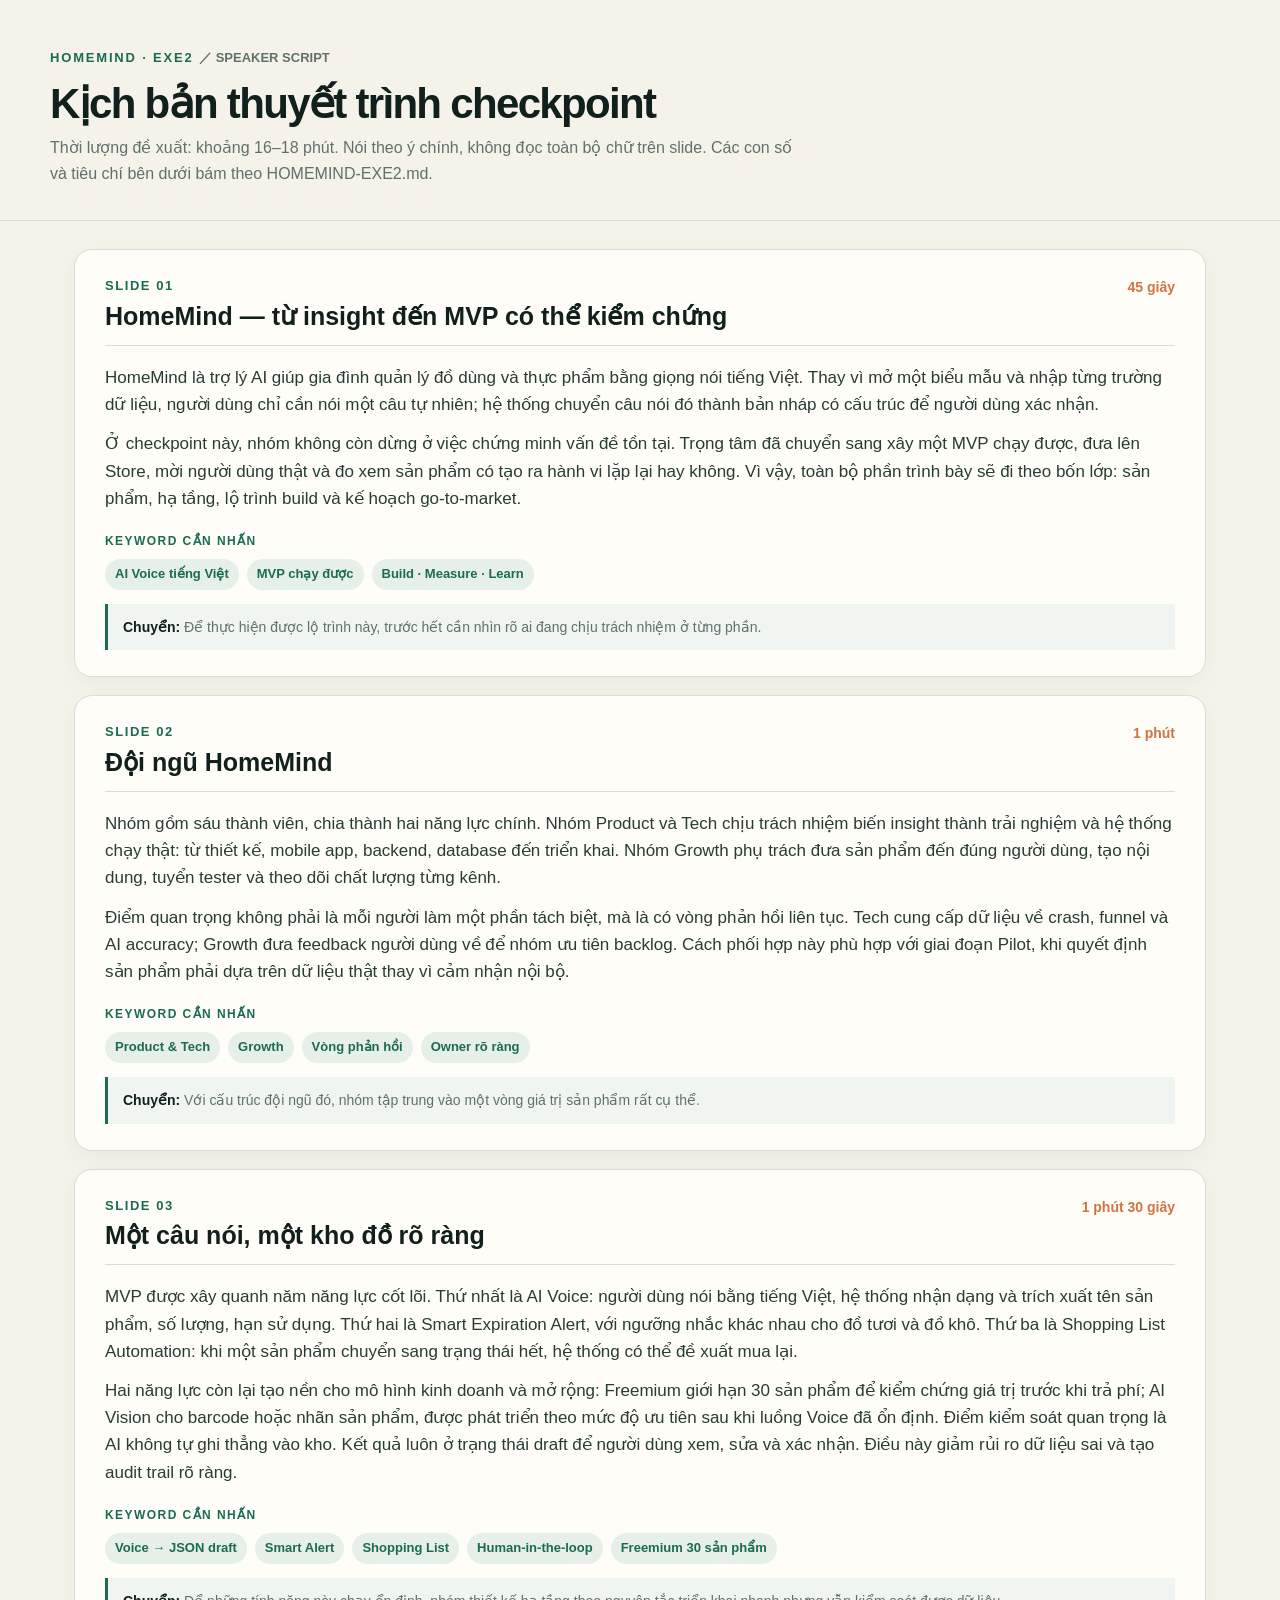
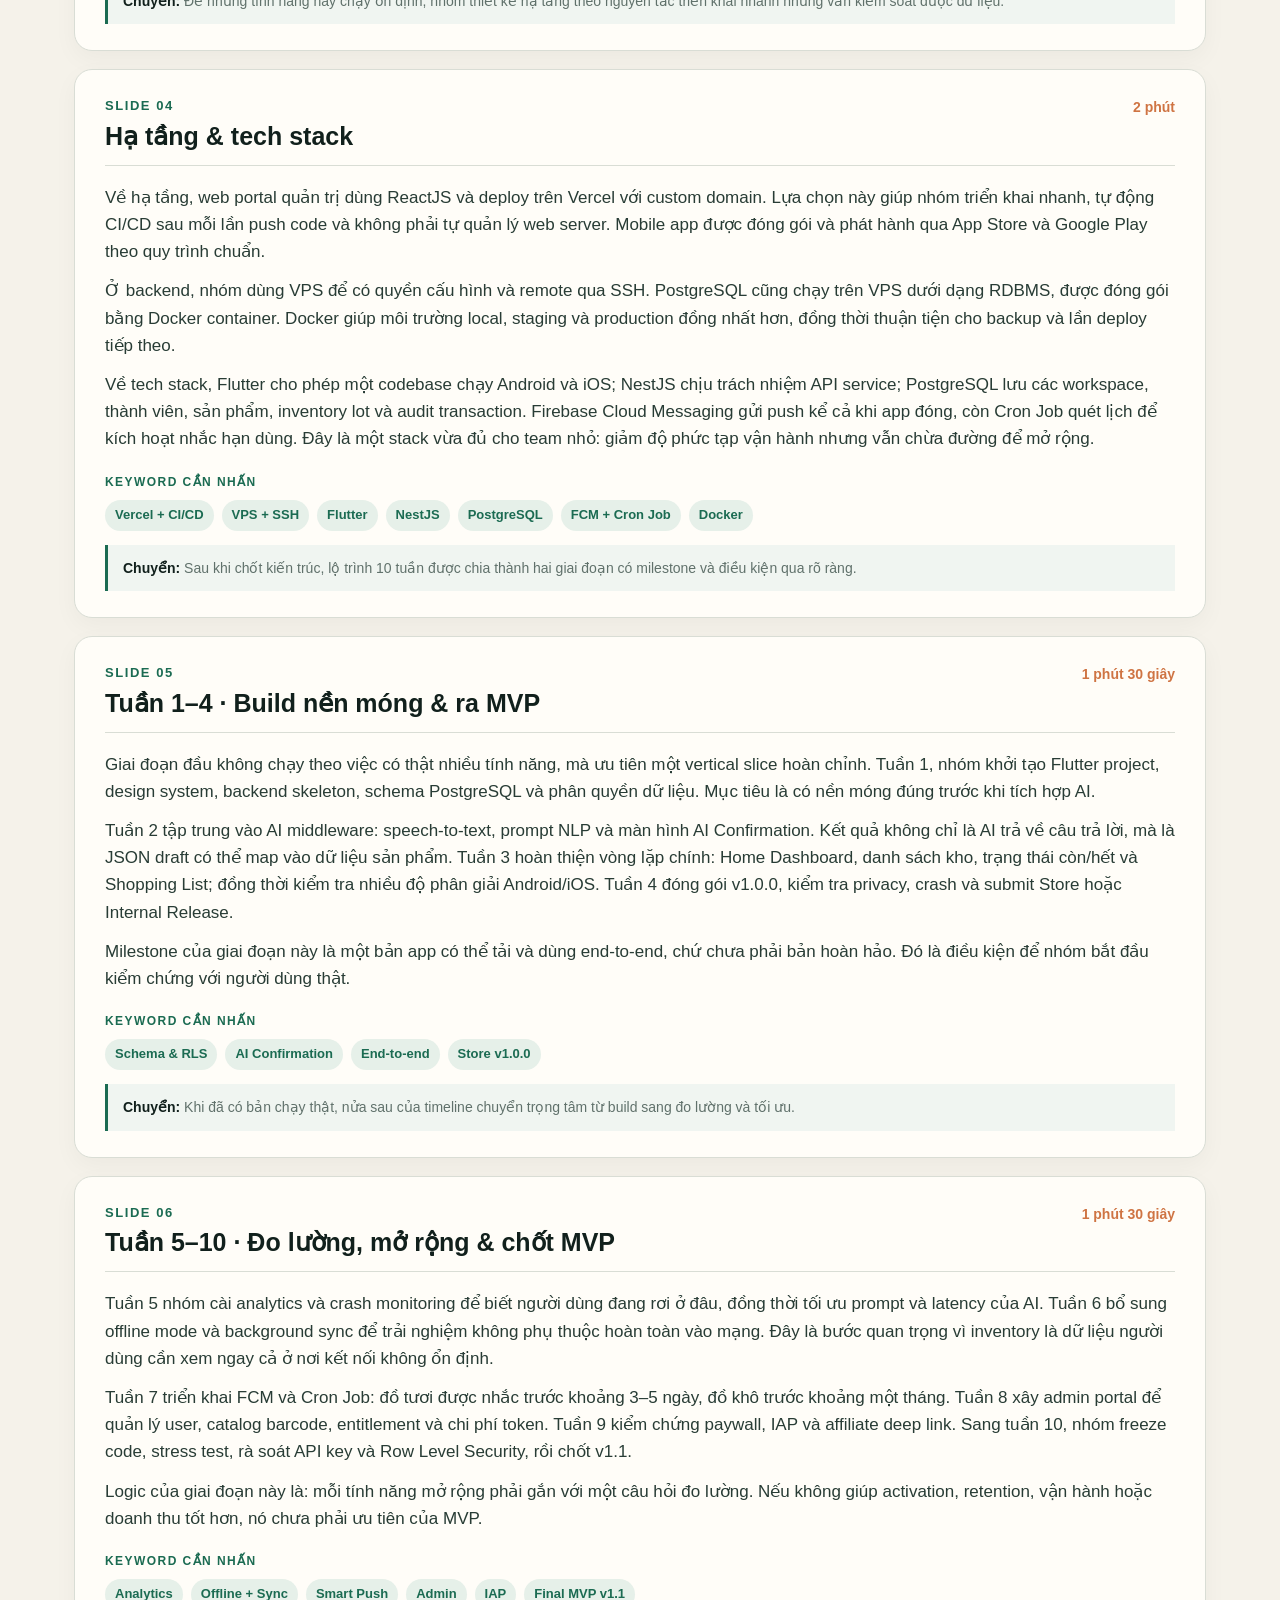
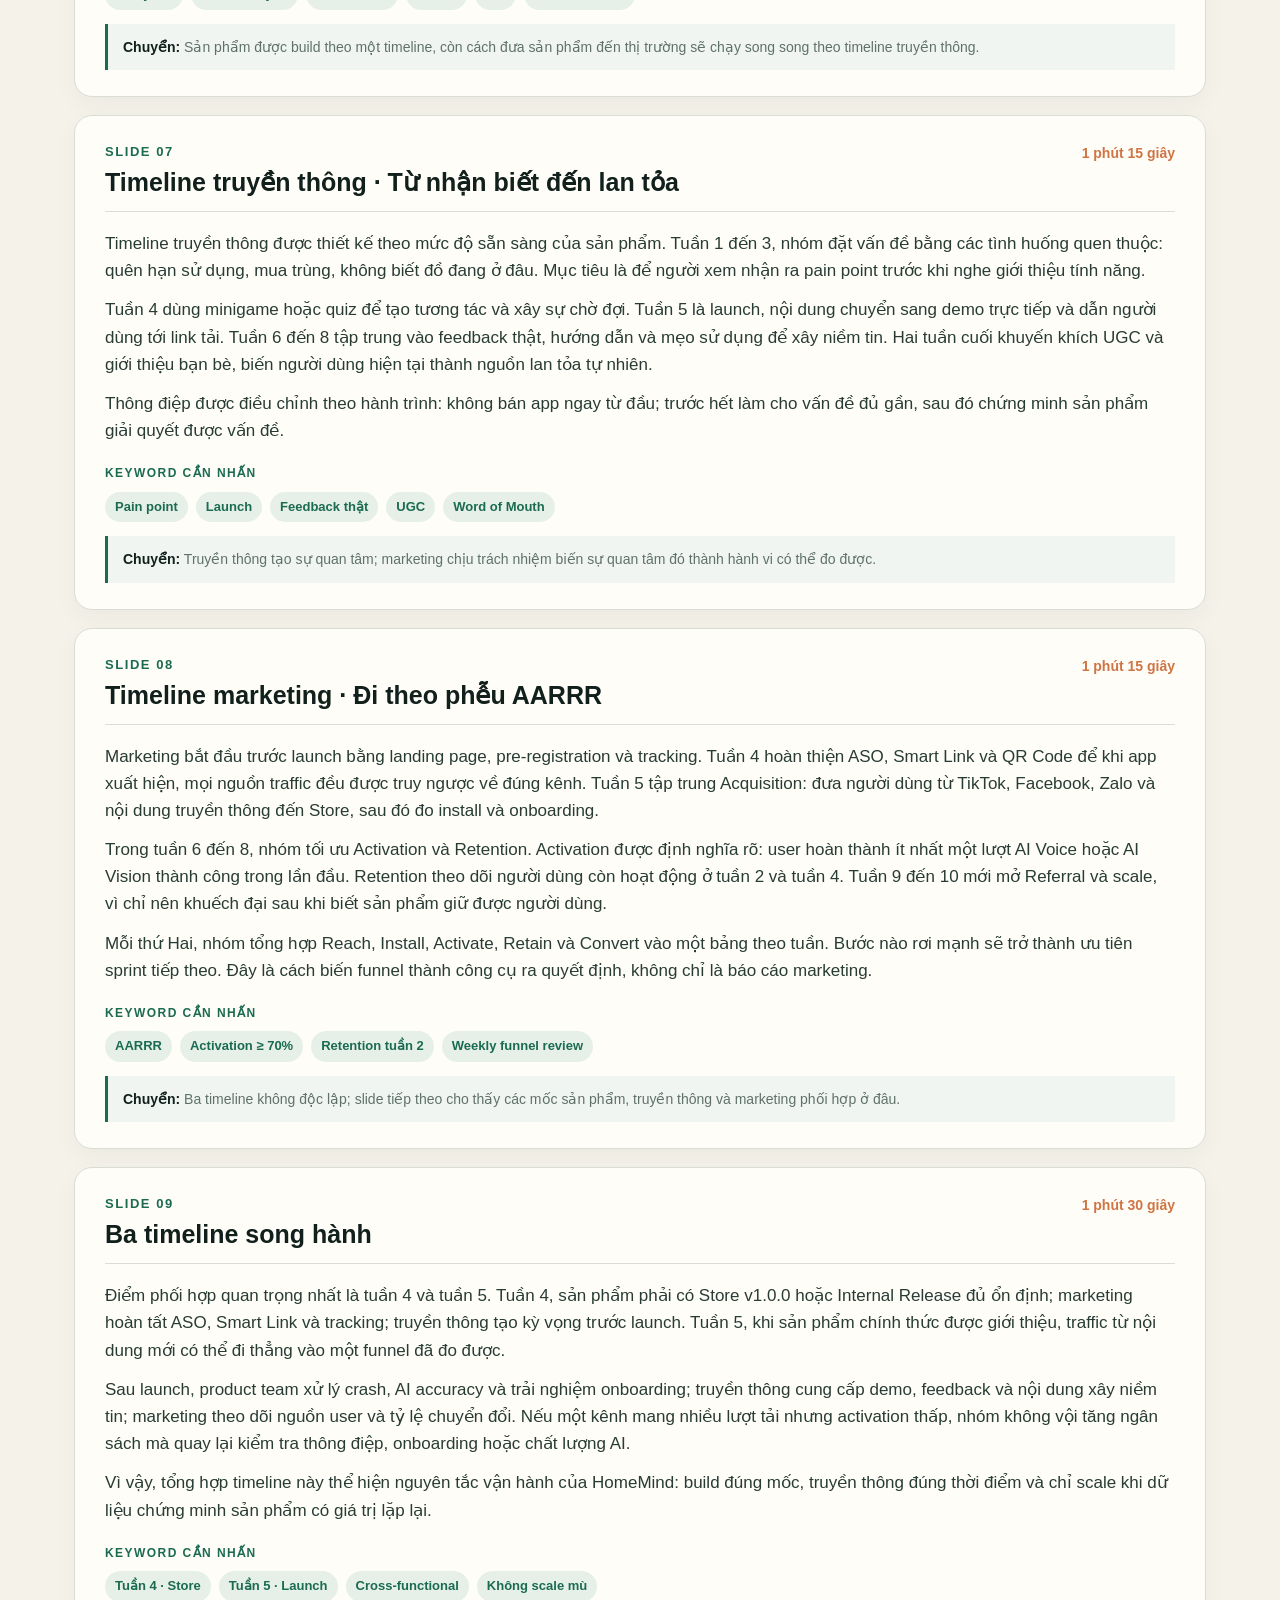
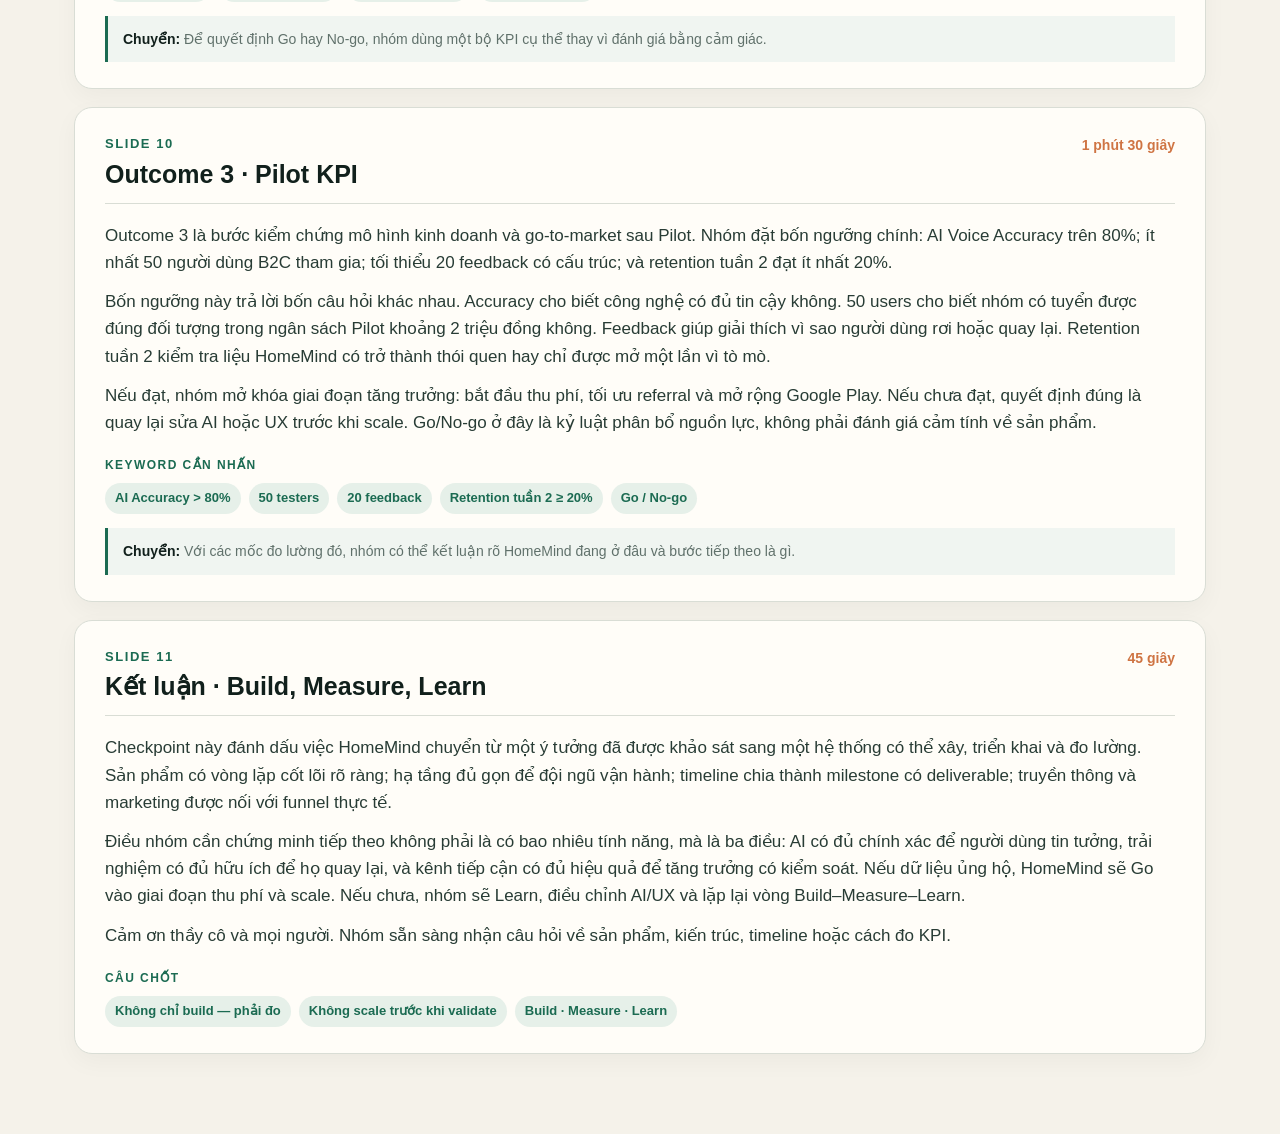
<file: speaker-notes.html>
<!doctype html>
<html lang="vi">
<head>
  <meta charset="UTF-8">
  <meta name="viewport" content="width=device-width,initial-scale=1">
  <title>HomeMind · Speaker Script EXE2</title>
  <style>
    :root{--paper:#f5f2ea;--card:#fffdf8;--ink:#11201c;--green:#1b6b52;--muted:#60716b;--line:#d9ddd5;--orange:#cf7443}
    *{box-sizing:border-box}body{margin:0;background:var(--paper);color:var(--ink);font:16px/1.6 Arial,sans-serif}
    header{padding:48px max(24px,calc((100% - 1180px)/2)) 34px;border-bottom:1px solid var(--line)}
    .eyebrow{color:var(--green);font-size:13px;font-weight:800;letter-spacing:.14em;text-transform:uppercase}.eyebrow span{color:var(--muted);letter-spacing:0}
    h1{margin:12px 0 8px;font-size:42px;line-height:1.1;letter-spacing:-.04em}header p{margin:0;color:var(--muted);max-width:760px}
    main{max-width:1180px;margin:28px auto 80px;padding:0 24px;display:grid;gap:18px}.slide{background:var(--card);border:1px solid var(--line);border-radius:18px;padding:26px 30px;box-shadow:0 8px 24px rgba(17,32,28,.04)}
    .slide-head{display:flex;justify-content:space-between;gap:24px;align-items:flex-start;border-bottom:1px solid var(--line);padding-bottom:14px;margin-bottom:18px}.num{font-size:13px;font-weight:800;color:var(--green);letter-spacing:.12em}.time{white-space:nowrap;color:var(--orange);font-weight:800;font-size:14px}.title{font-size:25px;font-weight:800;line-height:1.2;margin-top:4px}.script{font-size:17px;color:#283c35}.script p{margin:0 0 12px}.script p:last-child{margin-bottom:0}.label{margin-top:20px;color:var(--green);font-size:12px;font-weight:800;letter-spacing:.12em;text-transform:uppercase}.keywords{display:flex;flex-wrap:wrap;gap:8px;margin-top:8px}.keywords span{padding:5px 10px;border-radius:999px;background:#e6f0e9;color:var(--green);font-size:13px;font-weight:700}.transition{margin-top:14px;padding:12px 15px;border-left:3px solid var(--green);background:#f0f5f1;color:var(--muted);font-size:14px}.transition b{color:var(--ink)}
    @media print{body{background:#fff}.slide{break-inside:avoid;box-shadow:none}header{padding-top:20px}main{margin-top:16px}}
  </style>
</head>
<body>
  <header><div class="eyebrow">HomeMind · EXE2 <span>／ speaker script</span></div><h1>Kịch bản thuyết trình checkpoint</h1><p>Thời lượng đề xuất: khoảng 16–18 phút. Nói theo ý chính, không đọc toàn bộ chữ trên slide. Các con số và tiêu chí bên dưới bám theo HOMEMIND-EXE2.md.</p></header>
  <main>
    <article class="slide"><div class="slide-head"><div><div class="num">SLIDE 01</div><div class="title">HomeMind — từ insight đến MVP có thể kiểm chứng</div></div><div class="time">45 giây</div></div><div class="script"><p>HomeMind là trợ lý AI giúp gia đình quản lý đồ dùng và thực phẩm bằng giọng nói tiếng Việt. Thay vì mở một biểu mẫu và nhập từng trường dữ liệu, người dùng chỉ cần nói một câu tự nhiên; hệ thống chuyển câu nói đó thành bản nháp có cấu trúc để người dùng xác nhận.</p><p>Ở checkpoint này, nhóm không còn dừng ở việc chứng minh vấn đề tồn tại. Trọng tâm đã chuyển sang xây một MVP chạy được, đưa lên Store, mời người dùng thật và đo xem sản phẩm có tạo ra hành vi lặp lại hay không. Vì vậy, toàn bộ phần trình bày sẽ đi theo bốn lớp: sản phẩm, hạ tầng, lộ trình build và kế hoạch go-to-market.</p></div><div class="label">Keyword cần nhấn</div><div class="keywords"><span>AI Voice tiếng Việt</span><span>MVP chạy được</span><span>Build · Measure · Learn</span></div><div class="transition"><b>Chuyển:</b> Để thực hiện được lộ trình này, trước hết cần nhìn rõ ai đang chịu trách nhiệm ở từng phần.</div></article>

    <article class="slide"><div class="slide-head"><div><div class="num">SLIDE 02</div><div class="title">Đội ngũ HomeMind</div></div><div class="time">1 phút</div></div><div class="script"><p>Nhóm gồm sáu thành viên, chia thành hai năng lực chính. Nhóm Product và Tech chịu trách nhiệm biến insight thành trải nghiệm và hệ thống chạy thật: từ thiết kế, mobile app, backend, database đến triển khai. Nhóm Growth phụ trách đưa sản phẩm đến đúng người dùng, tạo nội dung, tuyển tester và theo dõi chất lượng từng kênh.</p><p>Điểm quan trọng không phải là mỗi người làm một phần tách biệt, mà là có vòng phản hồi liên tục. Tech cung cấp dữ liệu về crash, funnel và AI accuracy; Growth đưa feedback người dùng về để nhóm ưu tiên backlog. Cách phối hợp này phù hợp với giai đoạn Pilot, khi quyết định sản phẩm phải dựa trên dữ liệu thật thay vì cảm nhận nội bộ.</p></div><div class="label">Keyword cần nhấn</div><div class="keywords"><span>Product &amp; Tech</span><span>Growth</span><span>Vòng phản hồi</span><span>Owner rõ ràng</span></div><div class="transition"><b>Chuyển:</b> Với cấu trúc đội ngũ đó, nhóm tập trung vào một vòng giá trị sản phẩm rất cụ thể.</div></article>

    <article class="slide"><div class="slide-head"><div><div class="num">SLIDE 03</div><div class="title">Một câu nói, một kho đồ rõ ràng</div></div><div class="time">1 phút 30 giây</div></div><div class="script"><p>MVP được xây quanh năm năng lực cốt lõi. Thứ nhất là AI Voice: người dùng nói bằng tiếng Việt, hệ thống nhận dạng và trích xuất tên sản phẩm, số lượng, hạn sử dụng. Thứ hai là Smart Expiration Alert, với ngưỡng nhắc khác nhau cho đồ tươi và đồ khô. Thứ ba là Shopping List Automation: khi một sản phẩm chuyển sang trạng thái hết, hệ thống có thể đề xuất mua lại.</p><p>Hai năng lực còn lại tạo nền cho mô hình kinh doanh và mở rộng: Freemium giới hạn 30 sản phẩm để kiểm chứng giá trị trước khi trả phí; AI Vision cho barcode hoặc nhãn sản phẩm, được phát triển theo mức độ ưu tiên sau khi luồng Voice đã ổn định. Điểm kiểm soát quan trọng là AI không tự ghi thẳng vào kho. Kết quả luôn ở trạng thái draft để người dùng xem, sửa và xác nhận. Điều này giảm rủi ro dữ liệu sai và tạo audit trail rõ ràng.</p></div><div class="label">Keyword cần nhấn</div><div class="keywords"><span>Voice → JSON draft</span><span>Smart Alert</span><span>Shopping List</span><span>Human-in-the-loop</span><span>Freemium 30 sản phẩm</span></div><div class="transition"><b>Chuyển:</b> Để những tính năng này chạy ổn định, nhóm thiết kế hạ tầng theo nguyên tắc triển khai nhanh nhưng vẫn kiểm soát được dữ liệu.</div></article>

    <article class="slide"><div class="slide-head"><div><div class="num">SLIDE 04</div><div class="title">Hạ tầng &amp; tech stack</div></div><div class="time">2 phút</div></div><div class="script"><p>Về hạ tầng, web portal quản trị dùng ReactJS và deploy trên Vercel với custom domain. Lựa chọn này giúp nhóm triển khai nhanh, tự động CI/CD sau mỗi lần push code và không phải tự quản lý web server. Mobile app được đóng gói và phát hành qua App Store và Google Play theo quy trình chuẩn.</p><p>Ở backend, nhóm dùng VPS để có quyền cấu hình và remote qua SSH. PostgreSQL cũng chạy trên VPS dưới dạng RDBMS, được đóng gói bằng Docker container. Docker giúp môi trường local, staging và production đồng nhất hơn, đồng thời thuận tiện cho backup và lần deploy tiếp theo.</p><p>Về tech stack, Flutter cho phép một codebase chạy Android và iOS; NestJS chịu trách nhiệm API service; PostgreSQL lưu các workspace, thành viên, sản phẩm, inventory lot và audit transaction. Firebase Cloud Messaging gửi push kể cả khi app đóng, còn Cron Job quét lịch để kích hoạt nhắc hạn dùng. Đây là một stack vừa đủ cho team nhỏ: giảm độ phức tạp vận hành nhưng vẫn chừa đường để mở rộng.</p></div><div class="label">Keyword cần nhấn</div><div class="keywords"><span>Vercel + CI/CD</span><span>VPS + SSH</span><span>Flutter</span><span>NestJS</span><span>PostgreSQL</span><span>FCM + Cron Job</span><span>Docker</span></div><div class="transition"><b>Chuyển:</b> Sau khi chốt kiến trúc, lộ trình 10 tuần được chia thành hai giai đoạn có milestone và điều kiện qua rõ ràng.</div></article>

    <article class="slide"><div class="slide-head"><div><div class="num">SLIDE 05</div><div class="title">Tuần 1–4 · Build nền móng &amp; ra MVP</div></div><div class="time">1 phút 30 giây</div></div><div class="script"><p>Giai đoạn đầu không chạy theo việc có thật nhiều tính năng, mà ưu tiên một vertical slice hoàn chỉnh. Tuần 1, nhóm khởi tạo Flutter project, design system, backend skeleton, schema PostgreSQL và phân quyền dữ liệu. Mục tiêu là có nền móng đúng trước khi tích hợp AI.</p><p>Tuần 2 tập trung vào AI middleware: speech-to-text, prompt NLP và màn hình AI Confirmation. Kết quả không chỉ là AI trả về câu trả lời, mà là JSON draft có thể map vào dữ liệu sản phẩm. Tuần 3 hoàn thiện vòng lặp chính: Home Dashboard, danh sách kho, trạng thái còn/hết và Shopping List; đồng thời kiểm tra nhiều độ phân giải Android/iOS. Tuần 4 đóng gói v1.0.0, kiểm tra privacy, crash và submit Store hoặc Internal Release.</p><p>Milestone của giai đoạn này là một bản app có thể tải và dùng end-to-end, chứ chưa phải bản hoàn hảo. Đó là điều kiện để nhóm bắt đầu kiểm chứng với người dùng thật.</p></div><div class="label">Keyword cần nhấn</div><div class="keywords"><span>Schema &amp; RLS</span><span>AI Confirmation</span><span>End-to-end</span><span>Store v1.0.0</span></div><div class="transition"><b>Chuyển:</b> Khi đã có bản chạy thật, nửa sau của timeline chuyển trọng tâm từ build sang đo lường và tối ưu.</div></article>

    <article class="slide"><div class="slide-head"><div><div class="num">SLIDE 06</div><div class="title">Tuần 5–10 · Đo lường, mở rộng &amp; chốt MVP</div></div><div class="time">1 phút 30 giây</div></div><div class="script"><p>Tuần 5 nhóm cài analytics và crash monitoring để biết người dùng đang rơi ở đâu, đồng thời tối ưu prompt và latency của AI. Tuần 6 bổ sung offline mode và background sync để trải nghiệm không phụ thuộc hoàn toàn vào mạng. Đây là bước quan trọng vì inventory là dữ liệu người dùng cần xem ngay cả ở nơi kết nối không ổn định.</p><p>Tuần 7 triển khai FCM và Cron Job: đồ tươi được nhắc trước khoảng 3–5 ngày, đồ khô trước khoảng một tháng. Tuần 8 xây admin portal để quản lý user, catalog barcode, entitlement và chi phí token. Tuần 9 kiểm chứng paywall, IAP và affiliate deep link. Sang tuần 10, nhóm freeze code, stress test, rà soát API key và Row Level Security, rồi chốt v1.1.</p><p>Logic của giai đoạn này là: mỗi tính năng mở rộng phải gắn với một câu hỏi đo lường. Nếu không giúp activation, retention, vận hành hoặc doanh thu tốt hơn, nó chưa phải ưu tiên của MVP.</p></div><div class="label">Keyword cần nhấn</div><div class="keywords"><span>Analytics</span><span>Offline + Sync</span><span>Smart Push</span><span>Admin</span><span>IAP</span><span>Final MVP v1.1</span></div><div class="transition"><b>Chuyển:</b> Sản phẩm được build theo một timeline, còn cách đưa sản phẩm đến thị trường sẽ chạy song song theo timeline truyền thông.</div></article>

    <article class="slide"><div class="slide-head"><div><div class="num">SLIDE 07</div><div class="title">Timeline truyền thông · Từ nhận biết đến lan tỏa</div></div><div class="time">1 phút 15 giây</div></div><div class="script"><p>Timeline truyền thông được thiết kế theo mức độ sẵn sàng của sản phẩm. Tuần 1 đến 3, nhóm đặt vấn đề bằng các tình huống quen thuộc: quên hạn sử dụng, mua trùng, không biết đồ đang ở đâu. Mục tiêu là để người xem nhận ra pain point trước khi nghe giới thiệu tính năng.</p><p>Tuần 4 dùng minigame hoặc quiz để tạo tương tác và xây sự chờ đợi. Tuần 5 là launch, nội dung chuyển sang demo trực tiếp và dẫn người dùng tới link tải. Tuần 6 đến 8 tập trung vào feedback thật, hướng dẫn và mẹo sử dụng để xây niềm tin. Hai tuần cuối khuyến khích UGC và giới thiệu bạn bè, biến người dùng hiện tại thành nguồn lan tỏa tự nhiên.</p><p>Thông điệp được điều chỉnh theo hành trình: không bán app ngay từ đầu; trước hết làm cho vấn đề đủ gần, sau đó chứng minh sản phẩm giải quyết được vấn đề.</p></div><div class="label">Keyword cần nhấn</div><div class="keywords"><span>Pain point</span><span>Launch</span><span>Feedback thật</span><span>UGC</span><span>Word of Mouth</span></div><div class="transition"><b>Chuyển:</b> Truyền thông tạo sự quan tâm; marketing chịu trách nhiệm biến sự quan tâm đó thành hành vi có thể đo được.</div></article>

    <article class="slide"><div class="slide-head"><div><div class="num">SLIDE 08</div><div class="title">Timeline marketing · Đi theo phễu AARRR</div></div><div class="time">1 phút 15 giây</div></div><div class="script"><p>Marketing bắt đầu trước launch bằng landing page, pre-registration và tracking. Tuần 4 hoàn thiện ASO, Smart Link và QR Code để khi app xuất hiện, mọi nguồn traffic đều được truy ngược về đúng kênh. Tuần 5 tập trung Acquisition: đưa người dùng từ TikTok, Facebook, Zalo và nội dung truyền thông đến Store, sau đó đo install và onboarding.</p><p>Trong tuần 6 đến 8, nhóm tối ưu Activation và Retention. Activation được định nghĩa rõ: user hoàn thành ít nhất một lượt AI Voice hoặc AI Vision thành công trong lần đầu. Retention theo dõi người dùng còn hoạt động ở tuần 2 và tuần 4. Tuần 9 đến 10 mới mở Referral và scale, vì chỉ nên khuếch đại sau khi biết sản phẩm giữ được người dùng.</p><p>Mỗi thứ Hai, nhóm tổng hợp Reach, Install, Activate, Retain và Convert vào một bảng theo tuần. Bước nào rơi mạnh sẽ trở thành ưu tiên sprint tiếp theo. Đây là cách biến funnel thành công cụ ra quyết định, không chỉ là báo cáo marketing.</p></div><div class="label">Keyword cần nhấn</div><div class="keywords"><span>AARRR</span><span>Activation ≥ 70%</span><span>Retention tuần 2</span><span>Weekly funnel review</span></div><div class="transition"><b>Chuyển:</b> Ba timeline không độc lập; slide tiếp theo cho thấy các mốc sản phẩm, truyền thông và marketing phối hợp ở đâu.</div></article>

    <article class="slide"><div class="slide-head"><div><div class="num">SLIDE 09</div><div class="title">Ba timeline song hành</div></div><div class="time">1 phút 30 giây</div></div><div class="script"><p>Điểm phối hợp quan trọng nhất là tuần 4 và tuần 5. Tuần 4, sản phẩm phải có Store v1.0.0 hoặc Internal Release đủ ổn định; marketing hoàn tất ASO, Smart Link và tracking; truyền thông tạo kỳ vọng trước launch. Tuần 5, khi sản phẩm chính thức được giới thiệu, traffic từ nội dung mới có thể đi thẳng vào một funnel đã đo được.</p><p>Sau launch, product team xử lý crash, AI accuracy và trải nghiệm onboarding; truyền thông cung cấp demo, feedback và nội dung xây niềm tin; marketing theo dõi nguồn user và tỷ lệ chuyển đổi. Nếu một kênh mang nhiều lượt tải nhưng activation thấp, nhóm không vội tăng ngân sách mà quay lại kiểm tra thông điệp, onboarding hoặc chất lượng AI.</p><p>Vì vậy, tổng hợp timeline này thể hiện nguyên tắc vận hành của HomeMind: build đúng mốc, truyền thông đúng thời điểm và chỉ scale khi dữ liệu chứng minh sản phẩm có giá trị lặp lại.</p></div><div class="label">Keyword cần nhấn</div><div class="keywords"><span>Tuần 4 · Store</span><span>Tuần 5 · Launch</span><span>Cross-functional</span><span>Không scale mù</span></div><div class="transition"><b>Chuyển:</b> Để quyết định Go hay No-go, nhóm dùng một bộ KPI cụ thể thay vì đánh giá bằng cảm giác.</div></article>

    <article class="slide"><div class="slide-head"><div><div class="num">SLIDE 10</div><div class="title">Outcome 3 · Pilot KPI</div></div><div class="time">1 phút 30 giây</div></div><div class="script"><p>Outcome 3 là bước kiểm chứng mô hình kinh doanh và go-to-market sau Pilot. Nhóm đặt bốn ngưỡng chính: AI Voice Accuracy trên 80%; ít nhất 50 người dùng B2C tham gia; tối thiểu 20 feedback có cấu trúc; và retention tuần 2 đạt ít nhất 20%.</p><p>Bốn ngưỡng này trả lời bốn câu hỏi khác nhau. Accuracy cho biết công nghệ có đủ tin cậy không. 50 users cho biết nhóm có tuyển được đúng đối tượng trong ngân sách Pilot khoảng 2 triệu đồng không. Feedback giúp giải thích vì sao người dùng rơi hoặc quay lại. Retention tuần 2 kiểm tra liệu HomeMind có trở thành thói quen hay chỉ được mở một lần vì tò mò.</p><p>Nếu đạt, nhóm mở khóa giai đoạn tăng trưởng: bắt đầu thu phí, tối ưu referral và mở rộng Google Play. Nếu chưa đạt, quyết định đúng là quay lại sửa AI hoặc UX trước khi scale. Go/No-go ở đây là kỷ luật phân bổ nguồn lực, không phải đánh giá cảm tính về sản phẩm.</p></div><div class="label">Keyword cần nhấn</div><div class="keywords"><span>AI Accuracy &gt; 80%</span><span>50 testers</span><span>20 feedback</span><span>Retention tuần 2 ≥ 20%</span><span>Go / No-go</span></div><div class="transition"><b>Chuyển:</b> Với các mốc đo lường đó, nhóm có thể kết luận rõ HomeMind đang ở đâu và bước tiếp theo là gì.</div></article>

    <article class="slide"><div class="slide-head"><div><div class="num">SLIDE 11</div><div class="title">Kết luận · Build, Measure, Learn</div></div><div class="time">45 giây</div></div><div class="script"><p>Checkpoint này đánh dấu việc HomeMind chuyển từ một ý tưởng đã được khảo sát sang một hệ thống có thể xây, triển khai và đo lường. Sản phẩm có vòng lặp cốt lõi rõ ràng; hạ tầng đủ gọn để đội ngũ vận hành; timeline chia thành milestone có deliverable; truyền thông và marketing được nối với funnel thực tế.</p><p>Điều nhóm cần chứng minh tiếp theo không phải là có bao nhiêu tính năng, mà là ba điều: AI có đủ chính xác để người dùng tin tưởng, trải nghiệm có đủ hữu ích để họ quay lại, và kênh tiếp cận có đủ hiệu quả để tăng trưởng có kiểm soát. Nếu dữ liệu ủng hộ, HomeMind sẽ Go vào giai đoạn thu phí và scale. Nếu chưa, nhóm sẽ Learn, điều chỉnh AI/UX và lặp lại vòng Build–Measure–Learn.</p><p>Cảm ơn thầy cô và mọi người. Nhóm sẵn sàng nhận câu hỏi về sản phẩm, kiến trúc, timeline hoặc cách đo KPI.</p></div><div class="label">Câu chốt</div><div class="keywords"><span>Không chỉ build — phải đo</span><span>Không scale trước khi validate</span><span>Build · Measure · Learn</span></div></article>
  </main>
</body>
</html>
</file>
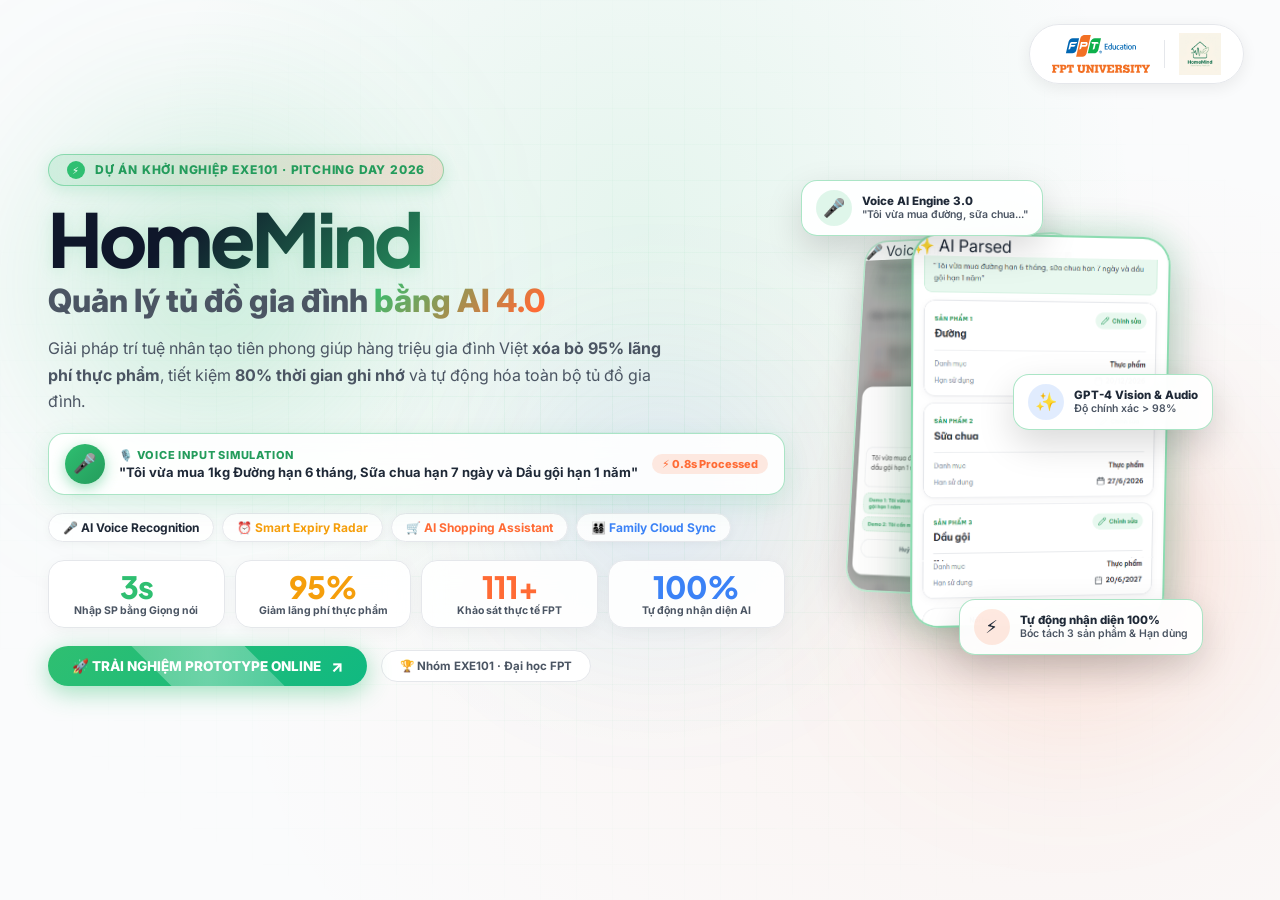
<file: template_mau/pitching-slide/slide01.html>
<!DOCTYPE html>
<html lang="vi">
<head>
  <meta charset="UTF-8">
  <meta name="viewport" content="width=device-width, initial-scale=1.0">
  <title>HomeMind — Slide 1: Opening (Ultra Hero)</title>
  <link rel="stylesheet" href="assets/css/style.css">
</head>
<body style="overflow:auto; background: var(--bg);">

  <section class="slide slide-opening active" style="min-height:100vh; justify-content:center;">
    <!-- Background Cyber Mesh Grid Overlay -->
    <div class="hero-bg-grid"></div>

    <!-- Top Right Branding Bar -->
    <div class="slide-branding">
      <img src="assets/images/logo/Logo_FPT.svg" alt="FPT University" class="brand-logo-fpt">
      <div class="brand-divider"></div>
      <img src="assets/images/logo/logo.png" alt="HomeMind Logo" class="brand-logo-project">
    </div>

    <div class="slide-inner hero-slide-container">
      <!-- 3 Ambient Glowing Orbs -->
      <div class="hero-glow-orb-main glow-emerald"></div>
      <div class="hero-glow-orb-main glow-amber"></div>
      <div class="hero-glow-orb-main glow-cyan"></div>

      <div class="hero-grid-ultra">
        <!-- Left Column: Headline, Live Simulator, Chips, Metrics, CTA -->
        <div class="hero-content-ultra">
          <!-- Shimmering Pill Badge -->
          <div class="hero-pill-shimmer">
            <span class="pulse-badge-icon">⚡</span>
            <span>DỰ ÁN KHỞI NGHIỆP EXE101 · PITCHING DAY 2026</span>
          </div>

          <!-- Giant Title -->
          <h1 class="hero-title-giant">HomeMind</h1>
          <div class="hero-subtitle-ultra">
            Quản lý tủ đồ gia đình <span class="text-gradient-shimmer">bằng AI 4.0</span>
          </div>

          <!-- Lead Paragraph -->
          <p class="hero-lead-ultra">
            Giải pháp trí tuệ nhân tạo tiên phong giúp hàng triệu gia đình Việt <strong>xóa bỏ 95% lãng phí thực phẩm</strong>, tiết kiệm <strong>80% thời gian ghi nhớ</strong> và tự động hóa toàn bộ tủ đồ gia đình.
          </p>

          <!-- Live Speech Simulator Pill -->
          <div class="live-voice-sim-box">
            <div class="sim-mic-btn" title="Trải nghiệm Voice Input AI">🎤</div>
            <div class="sim-content">
              <div class="sim-label">
                <span>🎙️ Voice Input Simulation</span>
                <div class="voice-wave-bars" style="height:10px;">
                  <span></span><span></span><span></span><span></span><span></span>
                </div>
              </div>
              <div class="sim-speech-text">
                "Tôi vừa mua 1kg Đường hạn 6 tháng, Sữa chua hạn 7 ngày và Dầu gội hạn 1 năm"
              </div>
            </div>
            <div class="sim-badge-time">⚡ 0.8s Processed</div>
          </div>

          <!-- Feature Chips -->
          <div class="hero-chips-row">
            <span class="hero-chip">🎤 AI Voice Recognition</span>
            <span class="hero-chip" style="color:var(--gold);">⏰ Smart Expiry Radar</span>
            <span class="hero-chip" style="color:var(--accent);">🛒 AI Shopping Assistant</span>
            <span class="hero-chip" style="color:var(--info);">👨‍👩‍👧‍👦 Family Cloud Sync</span>
          </div>

          <!-- 4-Column Ultra Stat Cards -->
          <div class="hero-stats-4col">
            <div class="ultra-stat-card">
              <div class="stat-glow-num">3s</div>
              <div class="stat-glow-label">Nhập SP bằng Giọng nói</div>
            </div>
            <div class="ultra-stat-card">
              <div class="stat-glow-num gold">95%</div>
              <div class="stat-glow-label">Giảm lãng phí thực phẩm</div>
            </div>
            <div class="ultra-stat-card">
              <div class="stat-glow-num accent">111+</div>
              <div class="stat-glow-label">Khảo sát thực tế FPT</div>
            </div>
            <div class="ultra-stat-card">
              <div class="stat-glow-num blue">100%</div>
              <div class="stat-glow-label">Tự động nhận diện AI</div>
            </div>
          </div>

          <!-- Action CTA & Team Meta -->
          <div class="hero-actions-row">
            <a href="https://demo-home-mind.vercel.app/" target="_blank" class="btn-hero-launch">
              <span>🚀 TRẢI NGHIỆM PROTOTYPE ONLINE</span>
              <span style="font-size:16px;">↗</span>
            </a>
            <div class="meta-group-badge">
              <span>🏆 Nhóm EXE101 · Đại học FPT</span>
            </div>
          </div>
        </div>

        <!-- Right Column: Dual Overlapping 3D Phone Mockups -->
        <div class="hero-dual-mockup-container">
          <!-- Back Phone: Voice Recording State -->
          <div class="phone-card-back">
            <div class="mockup-header-bar">
              <div class="mockup-dots">
                <span class="m-dot dot-red"></span>
                <span class="m-dot dot-yellow"></span>
                <span class="m-dot dot-green"></span>
              </div>
              <div class="mockup-title-badge">🎤 Voice Input</div>
            </div>
            <img src="assets/images/demo/demo_voice_listening.png" alt="HomeMind Voice Listening" class="mockup-img-fit">
          </div>

          <!-- Front Phone: AI Auto Confirmation State -->
          <div class="phone-card-front">
            <div class="mockup-header-bar">
              <div class="mockup-dots">
                <span class="m-dot dot-red"></span>
                <span class="m-dot dot-yellow"></span>
                <span class="m-dot dot-green"></span>
              </div>
              <div class="mockup-title-badge">✨ AI Parsed</div>
            </div>
            <img src="assets/images/demo/demo_ai_confirmation.png" alt="HomeMind AI Result" class="mockup-img-fit">
          </div>

          <!-- Floating Hologram Badges -->
          <div class="holo-floating-badge holo-pos-top-left">
            <div class="holo-icon-circle">🎤</div>
            <div>
              <div class="holo-title">Voice AI Engine 3.0</div>
              <div class="holo-sub">"Tôi vừa mua đường, sữa chua..."</div>
            </div>
          </div>

          <div class="holo-floating-badge holo-pos-center-right">
            <div class="holo-icon-circle holo-icon-blue">✨</div>
            <div>
              <div class="holo-title">GPT-4 Vision & Audio</div>
              <div class="holo-sub">Độ chính xác > 98%</div>
            </div>
          </div>

          <div class="holo-floating-badge holo-pos-bottom-right">
            <div class="holo-icon-circle holo-icon-orange">⚡</div>
            <div>
              <div class="holo-title">Tự động nhận diện 100%</div>
              <div class="holo-sub">Bóc tách 3 sản phẩm & Hạn dùng</div>
            </div>
          </div>
        </div>
      </div>
    </div>
  </section>

</body>
</html>
</file>
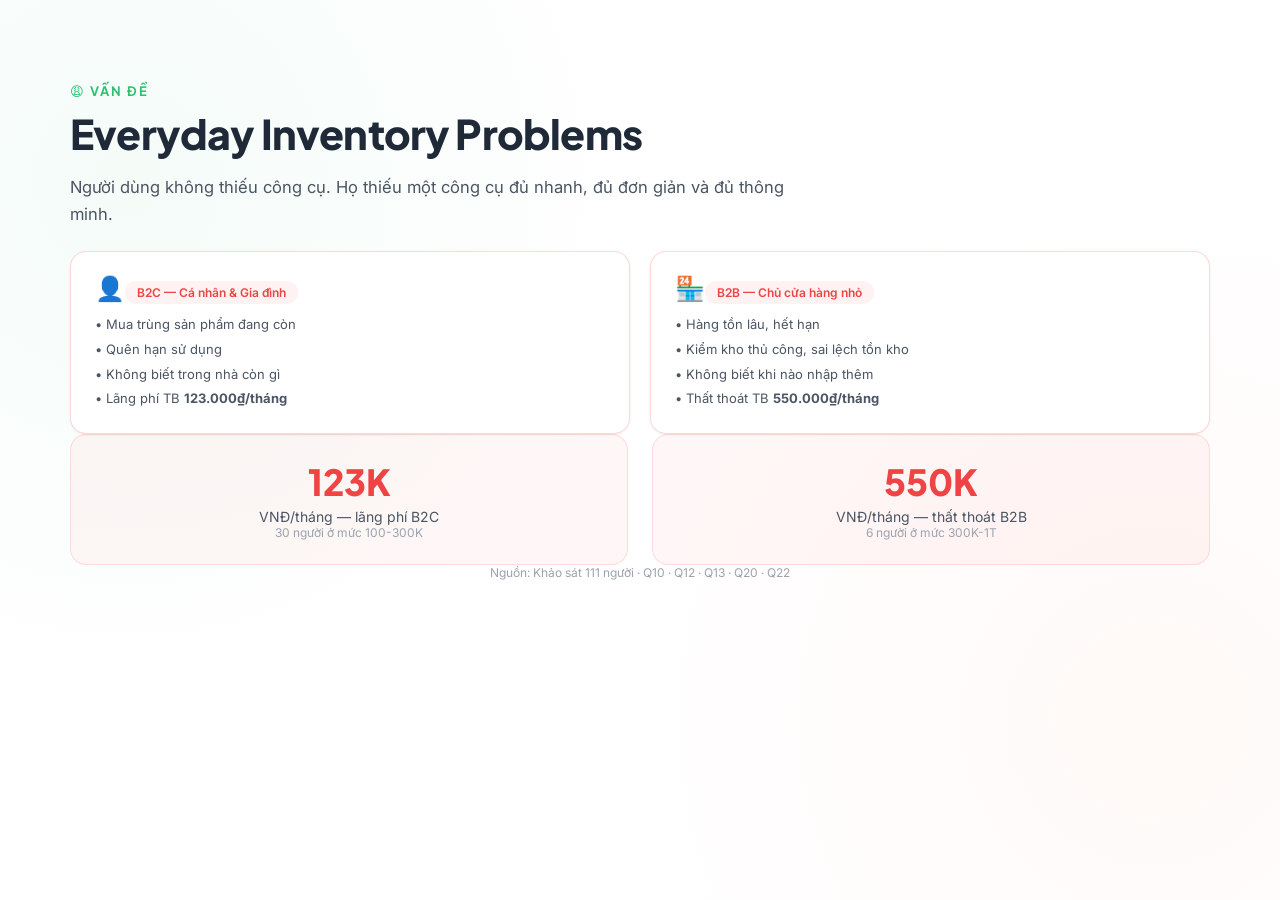
<file: template_mau/pitching-slide/slide02.html>
<!DOCTYPE html><html lang="vi"><head><meta charset="UTF-8"><meta name="viewport" content="width=device-width,initial-scale=1.0"><title>HomeMind - Problem</title><link rel="stylesheet" href="assets/css/style.css"></head><body style="overflow:auto;"><section class="slide active" style="overflow-y:auto;justify-content:flex-start;padding-top:80px;"><div class="slide-inner"><span class="eyebrow">😩 VẤN ĐỀ</span><h2>Everyday Inventory Problems</h2><p class="lead">Người dùng không thiếu công cụ. Họ thiếu một công cụ đủ nhanh, đủ đơn giản và đủ thông minh.</p><div class="grid-2 mb-24"><div class="card" style="border-color:rgba(239,68,68,0.2);"><div class="flex-center" style="justify-content:flex-start;margin-bottom:8px;"><span style="font-size:24px;">👤</span><span class="tag tag-red">B2C — Cá nhân & Gia đình</span></div><div class="card-desc" style="font-size:13px;line-height:1.9;">• Mua trùng sản phẩm đang còn<br>• Quên hạn sử dụng<br>• Không biết trong nhà còn gì<br>• Lãng phí TB <strong>123.000₫/tháng</strong></div></div><div class="card" style="border-color:rgba(239,68,68,0.2);"><div class="flex-center" style="justify-content:flex-start;margin-bottom:8px;"><span style="font-size:24px;">🏪</span><span class="tag tag-red">B2B — Chủ cửa hàng nhỏ</span></div><div class="card-desc" style="font-size:13px;line-height:1.9;">• Hàng tồn lâu, hết hạn<br>• Kiểm kho thủ công, sai lệch tồn kho<br>• Không biết khi nào nhập thêm<br>• Thất thoát TB <strong>550.000₫/tháng</strong></div></div></div><div class="split"><div class="split-item problem text-center"><div style="font-size:36px;font-weight:800;color:var(--danger);font-family:var(--font-heading);">123K</div><div style="font-size:14px;color:var(--text-secondary);margin-top:4px;">VNĐ/tháng — lãng phí B2C</div><div class="mt-8" style="font-size:12px;color:var(--text-muted);">30 người ở mức 100-300K</div></div><div class="split-item problem text-center"><div style="font-size:36px;font-weight:800;color:var(--danger);font-family:var(--font-heading);">550K</div><div style="font-size:14px;color:var(--text-secondary);margin-top:4px;">VNĐ/tháng — thất thoát B2B</div><div class="mt-8" style="font-size:12px;color:var(--text-muted);">6 người ở mức 300K-1T</div></div></div><div class="text-center mt-16" style="font-size:12px;color:var(--text-muted);">Nguồn: Khảo sát 111 người · Q10 · Q12 · Q13 · Q20 · Q22</div></div></section></body></html>
</file>
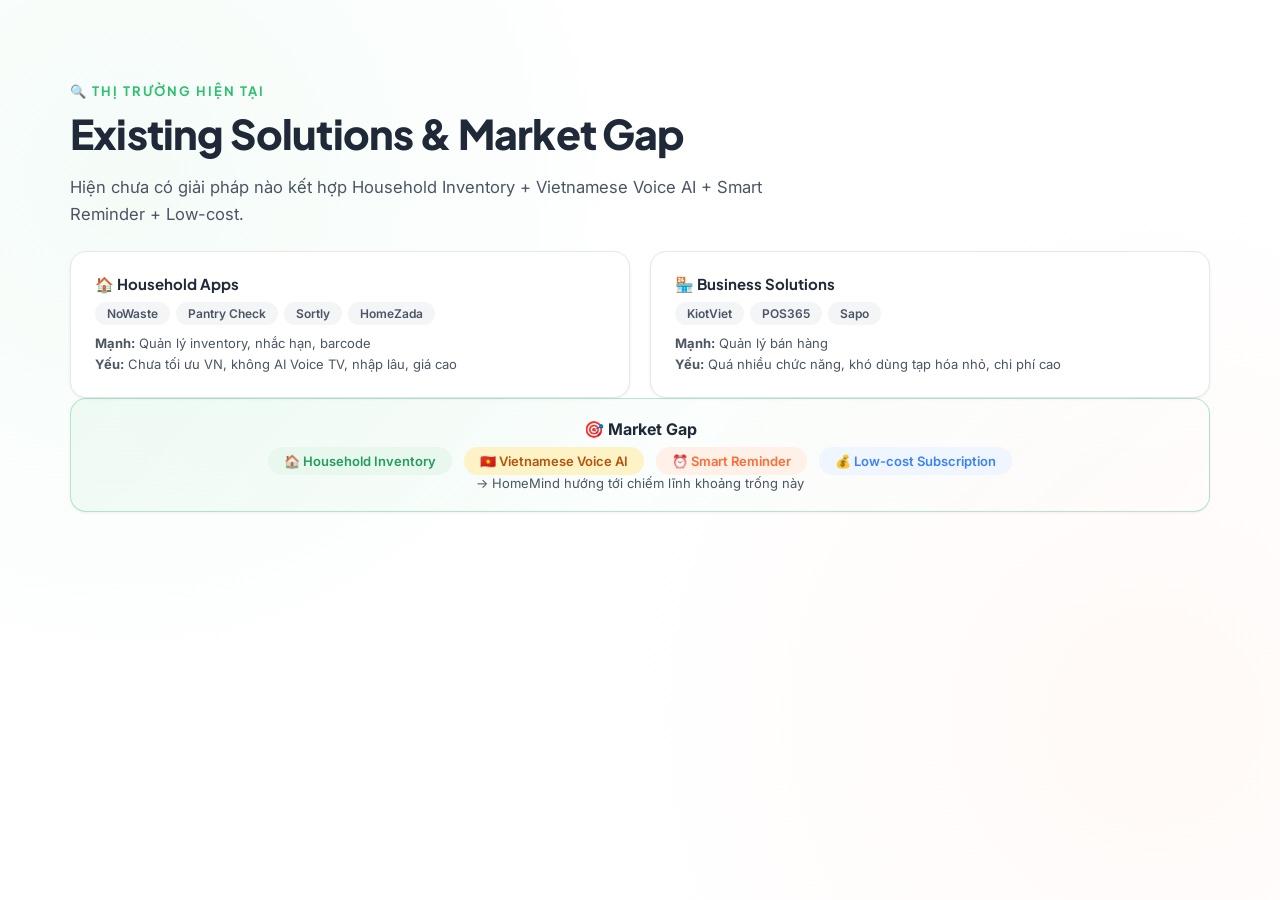
<file: template_mau/pitching-slide/slide03.html>
<!DOCTYPE html><html lang="vi"><head><meta charset="UTF-8"><meta name="viewport" content="width=device-width,initial-scale=1.0"><title>HomeMind - Current Solutions</title><link rel="stylesheet" href="assets/css/style.css"></head><body style="overflow:auto;"><section class="slide active" style="overflow-y:auto;justify-content:flex-start;padding-top:80px;"><div class="slide-inner"><span class="eyebrow">🔍 THỊ TRƯỜNG HIỆN TẠI</span><h2>Existing Solutions & Market Gap</h2><p class="lead">Hiện chưa có giải pháp nào kết hợp Household Inventory + Vietnamese Voice AI + Smart Reminder + Low-cost.</p><div class="grid-2 mb-24"><div class="card"><h4>🏠 Household Apps</h4><div style="display:flex;gap:6px;flex-wrap:wrap;margin-bottom:8px;"><span class="tag tag-gray">NoWaste</span><span class="tag tag-gray">Pantry Check</span><span class="tag tag-gray">Sortly</span><span class="tag tag-gray">HomeZada</span></div><div class="card-desc"><strong>Mạnh:</strong> Quản lý inventory, nhắc hạn, barcode<br><strong>Yếu:</strong> Chưa tối ưu VN, không AI Voice TV, nhập lâu, giá cao</div></div><div class="card"><h4>🏪 Business Solutions</h4><div style="display:flex;gap:6px;flex-wrap:wrap;margin-bottom:8px;"><span class="tag tag-gray">KiotViet</span><span class="tag tag-gray">POS365</span><span class="tag tag-gray">Sapo</span></div><div class="card-desc"><strong>Mạnh:</strong> Quản lý bán hàng<br><strong>Yếu:</strong> Quá nhiều chức năng, khó dùng tạp hóa nhỏ, chi phí cao</div></div></div><div class="card card-highlight text-center" style="padding:20px;"><div style="font-size:16px;font-weight:700;margin-bottom:8px;">🎯 Market Gap</div><div style="display:flex;gap:12px;justify-content:center;flex-wrap:wrap;"><span class="tag" style="font-size:13px;padding:6px 16px;">🏠 Household Inventory</span><span class="tag tag-gold" style="font-size:13px;padding:6px 16px;">🇻🇳 Vietnamese Voice AI</span><span class="tag tag-orange" style="font-size:13px;padding:6px 16px;">⏰ Smart Reminder</span><span class="tag tag-blue" style="font-size:13px;padding:6px 16px;">💰 Low-cost Subscription</span></div><div class="mt-16" style="font-size:13px;color:var(--text-secondary);">→ HomeMind hướng tới chiếm lĩnh khoảng trống này</div></div></div></section></body></html>
</file>
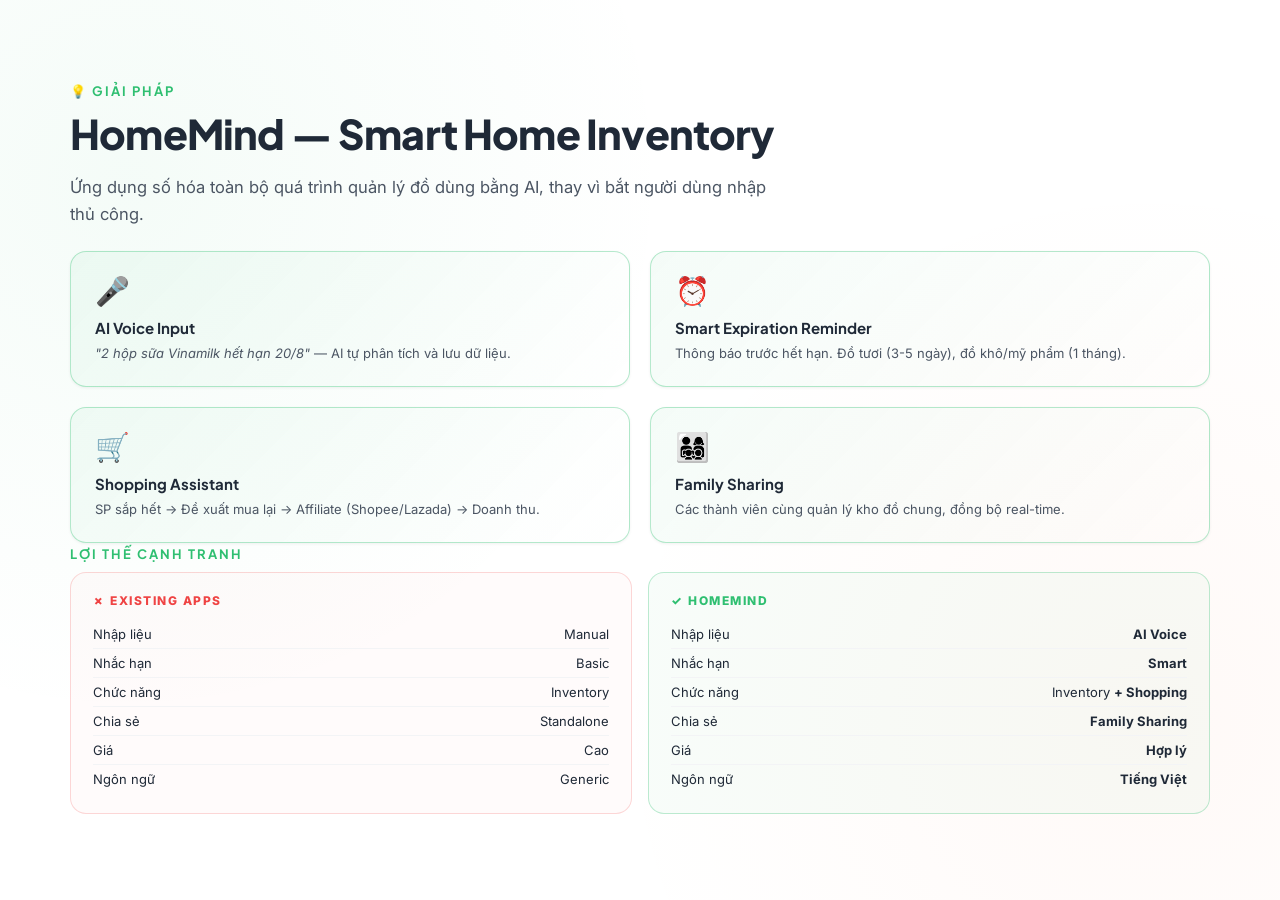
<file: template_mau/pitching-slide/slide04.html>
<!DOCTYPE html><html lang="vi"><head><meta charset="UTF-8"><meta name="viewport" content="width=device-width,initial-scale=1.0"><title>HomeMind - Solution</title><link rel="stylesheet" href="assets/css/style.css"></head><body style="overflow:auto;"><section class="slide active" style="overflow-y:auto;justify-content:flex-start;padding-top:80px;"><div class="slide-inner"><span class="eyebrow">💡 GIẢI PHÁP</span><h2>HomeMind — Smart Home Inventory</h2><p class="lead">Ứng dụng số hóa toàn bộ quá trình quản lý đồ dùng bằng AI, thay vì bắt người dùng nhập thủ công.</p><div class="grid-2 mb-24"><div class="card card-highlight"><span class="card-icon">🎤</span><div class="card-title">AI Voice Input</div><div class="card-desc"><em>"2 hộp sữa Vinamilk hết hạn 20/8"</em> — AI tự phân tích và lưu dữ liệu.</div></div><div class="card card-highlight"><span class="card-icon">⏰</span><div class="card-title">Smart Expiration Reminder</div><div class="card-desc">Thông báo trước hết hạn. Đồ tươi (3-5 ngày), đồ khô/mỹ phẩm (1 tháng).</div></div><div class="card card-highlight"><span class="card-icon">🛒</span><div class="card-title">Shopping Assistant</div><div class="card-desc">SP sắp hết → Đề xuất mua lại → Affiliate (Shopee/Lazada) → Doanh thu.</div></div><div class="card card-highlight"><span class="card-icon">👨‍👩‍👧‍👦</span><div class="card-title">Family Sharing</div><div class="card-desc">Các thành viên cùng quản lý kho đồ chung, đồng bộ real-time.</div></div></div><span class="eyebrow">LỢI THẾ CẠNH TRANH</span><div class="comparison"><div class="comp-item old"><div class="comp-label old">✗ Existing Apps</div><div class="comp-metric"><span>Nhập liệu</span><span>Manual</span></div><div class="comp-metric"><span>Nhắc hạn</span><span>Basic</span></div><div class="comp-metric"><span>Chức năng</span><span>Inventory</span></div><div class="comp-metric"><span>Chia sẻ</span><span>Standalone</span></div><div class="comp-metric"><span>Giá</span><span>Cao</span></div><div class="comp-metric"><span>Ngôn ngữ</span><span>Generic</span></div></div><div class="comp-item new"><div class="comp-label new">✓ HomeMind</div><div class="comp-metric"><span>Nhập liệu</span><span><strong>AI Voice</strong></span></div><div class="comp-metric"><span>Nhắc hạn</span><span><strong>Smart</strong></span></div><div class="comp-metric"><span>Chức năng</span><span>Inventory <strong>+ Shopping</strong></span></div><div class="comp-metric"><span>Chia sẻ</span><span><strong>Family Sharing</strong></span></div><div class="comp-metric"><span>Giá</span><span><strong>Hợp lý</strong></span></div><div class="comp-metric"><span>Ngôn ngữ</span><span><strong>Tiếng Việt</strong></span></div></div></div></div></section></body></html>
</file>
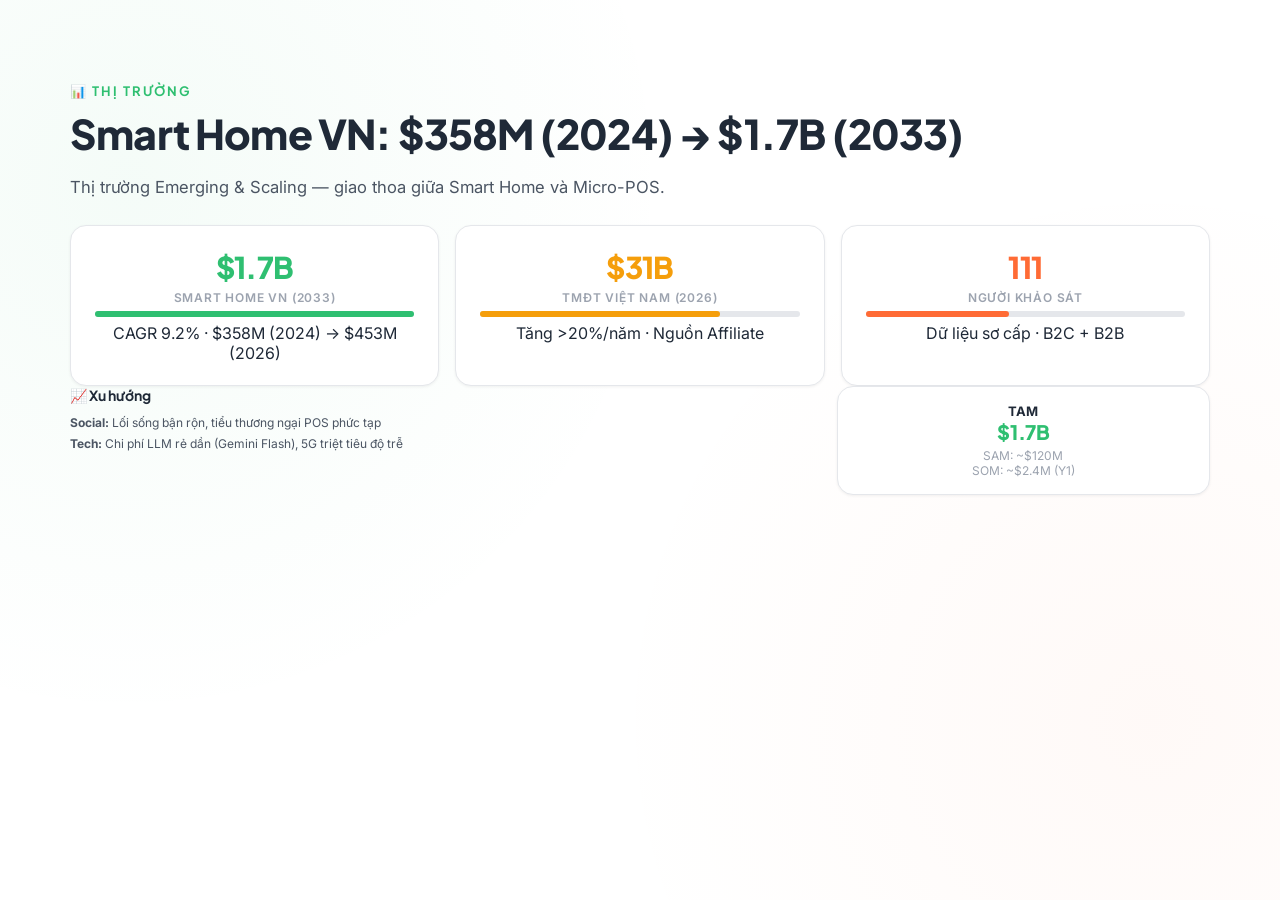
<file: template_mau/pitching-slide/slide05.html>
<!DOCTYPE html><html lang="vi"><head><meta charset="UTF-8"><meta name="viewport" content="width=device-width,initial-scale=1.0"><title>HomeMind - Market Analysis</title><link rel="stylesheet" href="assets/css/style.css"></head><body style="overflow:auto;"><section class="slide active" style="overflow-y:auto;justify-content:flex-start;padding-top:80px;"><div class="slide-inner"><span class="eyebrow">📊 THỊ TRƯỜNG</span><h2>Smart Home VN: $358M (2024) → $1.7B (2033)</h2><p class="lead">Thị trường Emerging & Scaling — giao thoa giữa Smart Home và Micro-POS.</p><div class="grid-3 mb-24"><div class="card text-center"><div class="card-number">$1.7B</div><div class="card-label">Smart Home VN (2033)</div><div class="mt-8"><div class="progress-track"><div class="progress-fill" style="width:100%"></div></div></div><div class="text-xs text-muted mt-8">CAGR 9.2% · $358M (2024) → $453M (2026)</div></div><div class="card text-center"><div class="card-number gold">$31B</div><div class="card-label">TMĐT Việt Nam (2026)</div><div class="mt-8"><div class="progress-track"><div class="progress-fill gold" style="width:75%"></div></div></div><div class="text-xs text-muted mt-8">Tăng &gt;20%/năm · Nguồn Affiliate</div></div><div class="card text-center"><div class="card-number accent">111</div><div class="card-label">Người khảo sát</div><div class="mt-8"><div class="progress-track"><div class="progress-fill accent" style="width:45%"></div></div></div><div class="text-xs text-muted mt-8">Dữ liệu sơ cấp · B2C + B2B</div></div></div><div style="display:grid;grid-template-columns:2fr 1fr;gap:20px;"><div><h4 style="font-size:14px;margin-bottom:8px;">📈 Xu hướng</h4><div style="font-size:12px;color:var(--text-secondary);line-height:1.8;"><strong>Social:</strong> Lối sống bận rộn, tiểu thương ngại POS phức tạp<br><strong>Tech:</strong> Chi phí LLM rẻ dần (Gemini Flash), 5G triệt tiêu độ trễ</div></div><div class="card text-center" style="padding:16px;"><div style="font-size:13px;font-weight:700;">TAM</div><div class="card-number" style="font-size:20px;">$1.7B</div><div style="font-size:12px;color:var(--text-muted);">SAM: ~$120M<br>SOM: ~$2.4M (Y1)</div></div></div></div></section></body></html>
</file>
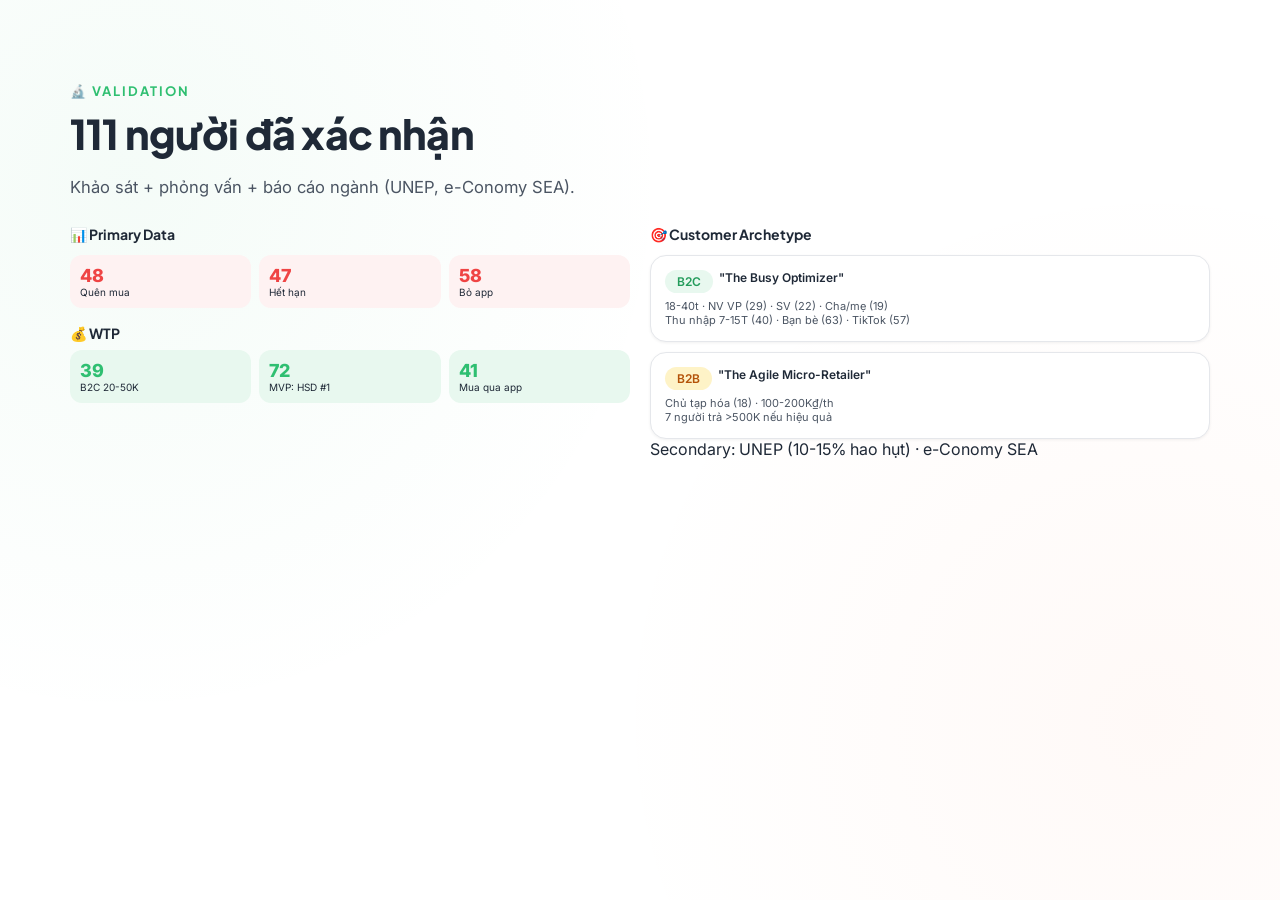
<file: template_mau/pitching-slide/slide06.html>
<!DOCTYPE html><html lang="vi"><head><meta charset="UTF-8"><meta name="viewport" content="width=device-width,initial-scale=1.0"><title>HomeMind - Validation</title><link rel="stylesheet" href="assets/css/style.css"></head><body style="overflow:auto;"><section class="slide active" style="overflow-y:auto;justify-content:flex-start;padding-top:80px;"><div class="slide-inner"><span class="eyebrow">🔬 VALIDATION</span><h2>111 người đã xác nhận</h2><p class="lead">Khảo sát + phỏng vấn + báo cáo ngành (UNEP, e-Conomy SEA).</p><div class="grid-2 mb-24"><div><h4 style="font-size:14px;margin-bottom:12px;">📊 Primary Data</h4><div style="display:flex;gap:8px;flex-wrap:wrap;"><div style="flex:1;min-width:90px;padding:10px;background:#FEF2F2;border-radius:var(--radius-md);"><div style="font-size:18px;font-weight:800;color:var(--danger);">48</div><div style="font-size:10px;">Quên mua</div></div><div style="flex:1;min-width:90px;padding:10px;background:#FEF2F2;border-radius:var(--radius-md);"><div style="font-size:18px;font-weight:800;color:var(--danger);">47</div><div style="font-size:10px;">Hết hạn</div></div><div style="flex:1;min-width:90px;padding:10px;background:#FEF2F2;border-radius:var(--radius-md);"><div style="font-size:18px;font-weight:800;color:var(--danger);">58</div><div style="font-size:10px;">Bỏ app</div></div></div><h4 style="margin:16px 0 8px;font-size:14px;">💰 WTP</h4><div style="display:flex;gap:8px;flex-wrap:wrap;"><div style="flex:1;min-width:90px;padding:10px;background:var(--primary-light);border-radius:var(--radius-md);"><div style="font-size:18px;font-weight:800;color:var(--primary);">39</div><div style="font-size:10px;">B2C 20-50K</div></div><div style="flex:1;min-width:90px;padding:10px;background:var(--primary-light);border-radius:var(--radius-md);"><div style="font-size:18px;font-weight:800;color:var(--primary);">72</div><div style="font-size:10px;">MVP: HSD #1</div></div><div style="flex:1;min-width:90px;padding:10px;background:var(--primary-light);border-radius:var(--radius-md);"><div style="font-size:18px;font-weight:800;color:var(--primary);">41</div><div style="font-size:10px;">Mua qua app</div></div></div></div><div><h4 style="font-size:14px;margin-bottom:12px;">🎯 Customer Archetype</h4><div class="card" style="padding:14px;margin-bottom:10px;"><div style="display:flex;gap:6px;margin-bottom:6px;"><span class="tag">B2C</span><span style="font-size:12px;font-weight:600;">"The Busy Optimizer"</span></div><div style="font-size:11px;color:var(--text-secondary);">18-40t · NV VP (29) · SV (22) · Cha/mẹ (19)<br>Thu nhập 7-15T (40) · Bạn bè (63) · TikTok (57)</div></div><div class="card" style="padding:14px;"><div style="display:flex;gap:6px;margin-bottom:6px;"><span class="tag tag-gold">B2B</span><span style="font-size:12px;font-weight:600;">"The Agile Micro-Retailer"</span></div><div style="font-size:11px;color:var(--text-secondary);">Chủ tạp hóa (18) · 100-200K₫/th<br>7 người trả &gt;500K nếu hiệu quả</div></div><div class="text-xs text-muted mt-8">Secondary: UNEP (10-15% hao hụt) · e-Conomy SEA</div></div></div></div></section></body></html>
</file>
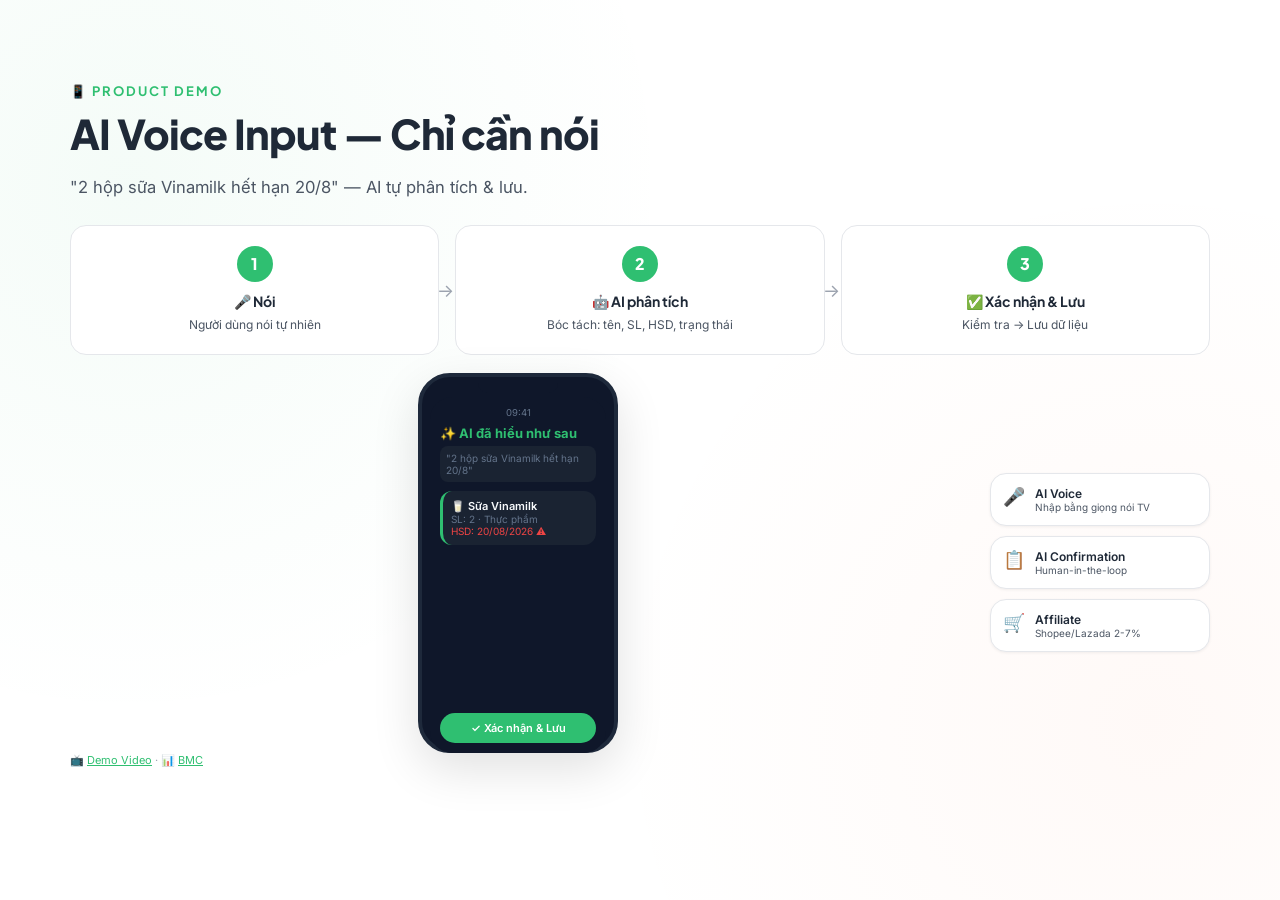
<file: template_mau/pitching-slide/slide07.html>
<!DOCTYPE html><html lang="vi"><head><meta charset="UTF-8"><meta name="viewport" content="width=device-width,initial-scale=1.0"><title>HomeMind - Product Demo</title><link rel="stylesheet" href="assets/css/style.css"></head><body style="overflow:auto;"><section class="slide active" style="overflow-y:auto;justify-content:flex-start;padding-top:80px;"><div class="slide-inner"><span class="eyebrow">📱 PRODUCT DEMO</span><h2>AI Voice Input — Chỉ cần nói</h2><p class="lead">"2 hộp sữa Vinamilk hết hạn 20/8" — AI tự phân tích & lưu.</p><div class="steps mb-24"><div class="step"><div class="step-num">1</div><div class="step-title">🎤 Nói</div><div class="step-desc">Người dùng nói tự nhiên</div><span class="step-arrow">→</span></div><div class="step"><div class="step-num">2</div><div class="step-title">🤖 AI phân tích</div><div class="step-desc">Bóc tách: tên, SL, HSD, trạng thái</div><span class="step-arrow">→</span></div><div class="step"><div class="step-num">3</div><div class="step-title">✅ Xác nhận & Lưu</div><div class="step-desc">Kiểm tra → Lưu dữ liệu</div></div></div><div style="display:flex;gap:24px;align-items:center;justify-content:center;flex-wrap:wrap;"><div class="phone-mock phone-pulse"><div class="phone-notch"></div><div class="phone-screen"><div class="phone-time">09:41</div><div style="font-size:13px;font-weight:700;color:#2FBF71;">✨ AI đã hiểu như sau</div><div style="font-size:10px;color:#64748B;padding:6px;background:#1A2332;border-radius:8px;margin-bottom:4px;">"2 hộp sữa Vinamilk hết hạn 20/8"</div><div style="padding:8px;background:#1A2332;border-radius:12px;border-left:3px solid #2FBF71;"><div style="font-size:11px;font-weight:600;">🥛 Sữa Vinamilk</div><div style="font-size:10px;color:#64748B;">SL: 2 · Thực phẩm</div><div style="font-size:10px;color:#EF4444;">HSD: 20/08/2026 ⚠️</div></div><div style="margin-top:auto;padding:8px;background:#2FBF71;border-radius:999px;text-align:center;font-size:11px;font-weight:600;color:#fff;">✓ Xác nhận & Lưu</div></div></div><div style="display:flex;flex-direction:column;gap:10px;min-width:220px;"><div class="card" style="padding:12px;"><div style="display:flex;gap:10px;"><span style="font-size:18px;">🎤</span><div><div style="font-weight:600;font-size:12px;">AI Voice</div><div style="font-size:10px;color:var(--text-secondary);">Nhập bằng giọng nói TV</div></div></div></div><div class="card" style="padding:12px;"><div style="display:flex;gap:10px;"><span style="font-size:18px;">📋</span><div><div style="font-weight:600;font-size:12px;">AI Confirmation</div><div style="font-size:10px;color:var(--text-secondary);">Human-in-the-loop</div></div></div></div><div class="card" style="padding:12px;"><div style="display:flex;gap:10px;"><span style="font-size:18px;">🛒</span><div><div style="font-weight:600;font-size:12px;">Affiliate</div><div style="font-size:10px;color:var(--text-secondary);">Shopee/Lazada 2-7%</div></div></div></div></div></div><div class="mt-16 flex-center" style="gap:12px;font-size:11px;color:var(--text-muted);flex-wrap:wrap;">📺 <a href="https://youtube.com/shorts/KQFDGCgzmQw" target="_blank" style="color:var(--primary);">Demo Video</a> · 📊 <a href="https://business-model-canvas-exe-101.vercel.app/" target="_blank" style="color:var(--primary);">BMC</a></div></div></section></body></html>
</file>
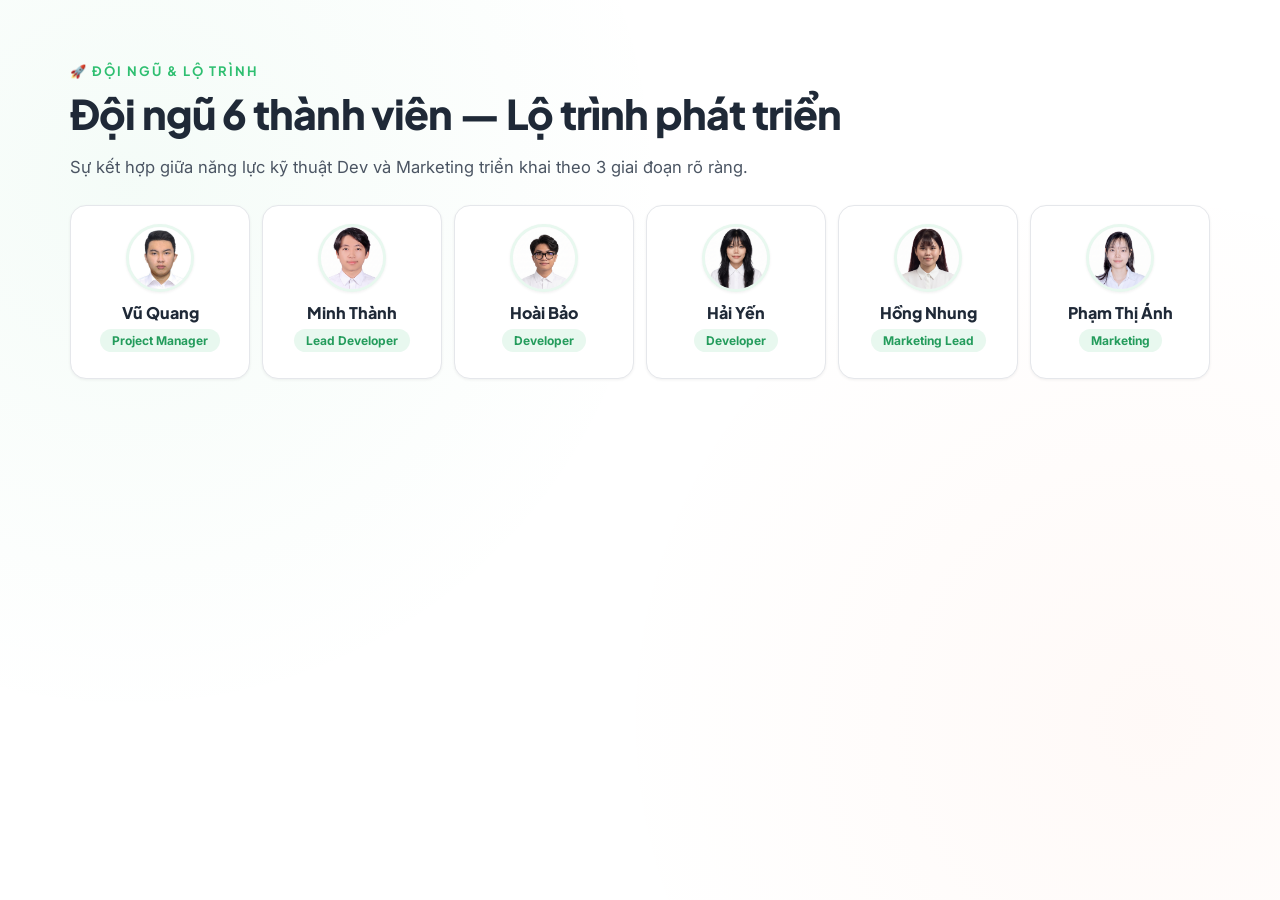
<file: template_mau/pitching-slide/slide08.html>
<!DOCTYPE html><html lang="vi"><head><meta charset="UTF-8"><meta name="viewport" content="width=device-width,initial-scale=1.0"><title>HomeMind - Slide 8: Team & Roadmap</title><link rel="stylesheet" href="assets/css/style.css"></head><body style="overflow:auto;"><section class="slide active" style="overflow-y:auto;justify-content:flex-start;padding-top:60px;"><div class="slide-inner"><span class="eyebrow">🚀 ĐỘI NGŨ & LỘ TRÌNH</span><h2>Đội ngũ 6 thành viên — Lộ trình phát triển</h2><p class="lead">Sự kết hợp giữa năng lực kỹ thuật Dev và Marketing triển khai theo 3 giai đoạn rõ ràng.</p><div class="team-grid mb-24"><div class="team-card"><img src="assets/images/teamIMG/VuQuang.jpg" alt="Vũ Quang" class="team-photo"><div class="team-name">Vũ Quang</div><div class="team-role">Project Manager</div></div><div class="team-card"><img src="assets/images/teamIMG/MinhThanh.png" alt="Minh Thành" class="team-photo"><div class="team-name">Minh Thành</div><div class="team-role">Lead Developer</div></div><div class="team-card"><img src="assets/images/teamIMG/HoaiBao.png" alt="Hoài Bảo" class="team-photo"><div class="team-name">Hoài Bảo</div><div class="team-role">Developer</div></div><div class="team-card"><img src="assets/images/teamIMG/HaiYen.png" alt="Hải Yến" class="team-photo"><div class="team-name">Hải Yến</div><div class="team-role">Developer</div></div><div class="team-card"><img src="assets/images/teamIMG/HongNhung.png" alt="Hồng Nhung" class="team-photo"><div class="team-name">Hồng Nhung</div><div class="team-role">Marketing Lead</div></div><div class="team-card"><img src="assets/images/teamIMG/PhamThiAnh.png" alt="Phạm Thị Ánh" class="team-photo"><div class="team-name">Phạm Thị Ánh</div><div class="team-role">Marketing</div></div></div></div></section></body></html>
</file>
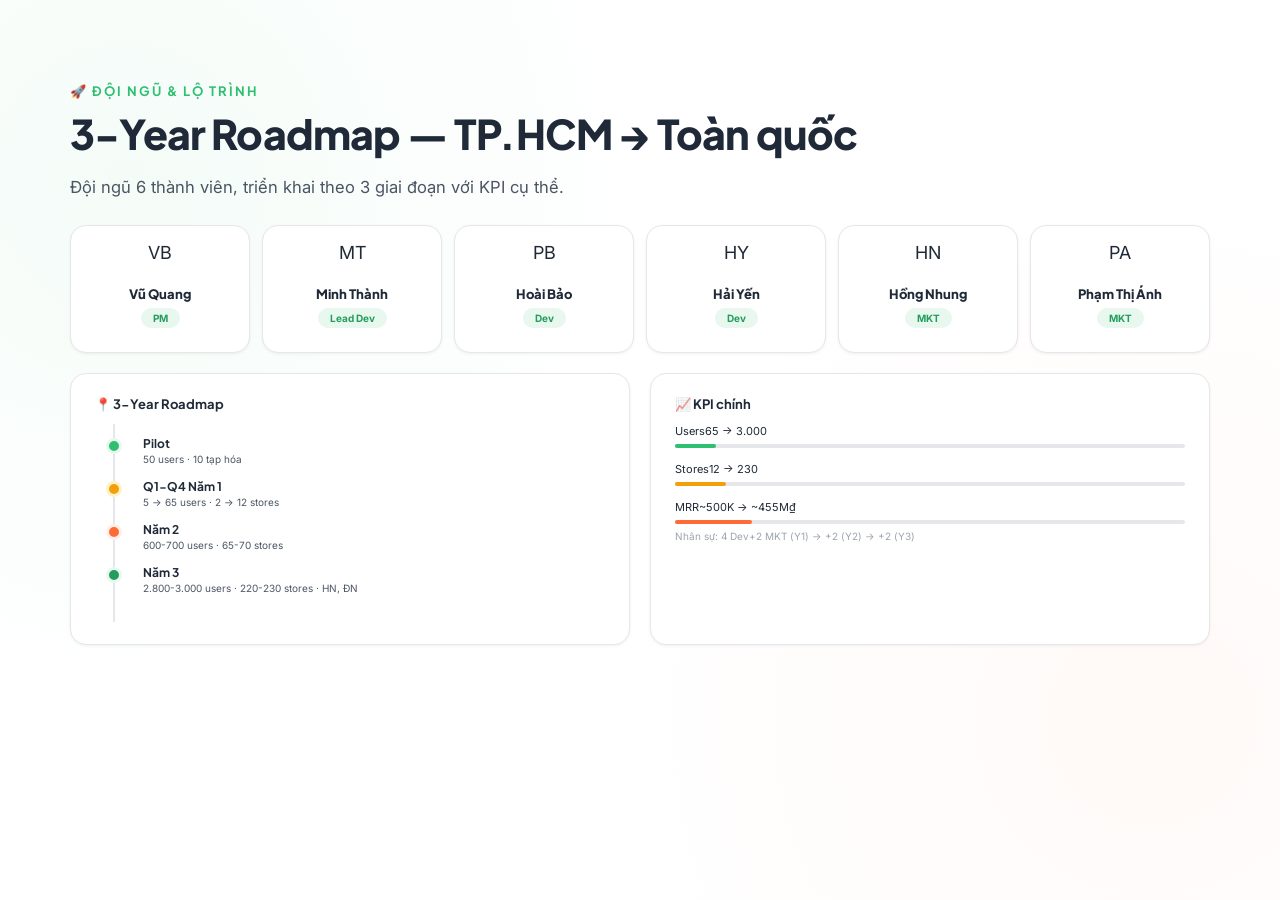
<file: template_mau/pitching-slide/slide09.html>
<!DOCTYPE html><html lang="vi"><head><meta charset="UTF-8"><meta name="viewport" content="width=device-width,initial-scale=1.0"><title>HomeMind - Team & Roadmap</title><link rel="stylesheet" href="assets/css/style.css"></head><body style="overflow:auto;"><section class="slide active" style="overflow-y:auto;justify-content:flex-start;padding-top:80px;"><div class="slide-inner"><span class="eyebrow">🚀 ĐỘI NGŨ & LỘ TRÌNH</span><h2>3-Year Roadmap — TP.HCM → Toàn quốc</h2><p class="lead">Đội ngũ 6 thành viên, triển khai theo 3 giai đoạn với KPI cụ thể.</p><div style="display:flex;gap:12px;flex-wrap:wrap;justify-content:center;margin-bottom:20px;"><div class="team-card" style="flex:1;min-width:85px;padding:16px 10px;"><div class="team-avatar" style="width:44px;height:44px;font-size:18px;">VB</div><div class="team-name" style="font-size:13px;">Vũ Quang</div><div class="team-role" style="font-size:10px;">PM</div></div><div class="team-card" style="flex:1;min-width:85px;padding:16px 10px;"><div class="team-avatar" style="width:44px;height:44px;font-size:18px;">MT</div><div class="team-name" style="font-size:13px;">Minh Thành</div><div class="team-role" style="font-size:10px;">Lead Dev</div></div><div class="team-card" style="flex:1;min-width:85px;padding:16px 10px;"><div class="team-avatar" style="width:44px;height:44px;font-size:18px;">PB</div><div class="team-name" style="font-size:13px;">Hoài Bảo</div><div class="team-role" style="font-size:10px;">Dev</div></div><div class="team-card" style="flex:1;min-width:85px;padding:16px 10px;"><div class="team-avatar" style="width:44px;height:44px;font-size:18px;">HY</div><div class="team-name" style="font-size:13px;">Hải Yến</div><div class="team-role" style="font-size:10px;">Dev</div></div><div class="team-card" style="flex:1;min-width:85px;padding:16px 10px;"><div class="team-avatar" style="width:44px;height:44px;font-size:18px;">HN</div><div class="team-name" style="font-size:13px;">Hồng Nhung</div><div class="team-role" style="font-size:10px;">MKT</div></div><div class="team-card" style="flex:1;min-width:85px;padding:16px 10px;"><div class="team-avatar" style="width:44px;height:44px;font-size:18px;">PA</div><div class="team-name" style="font-size:13px;">Phạm Thị Ánh</div><div class="team-role" style="font-size:10px;">MKT</div></div></div><div style="display:grid;grid-template-columns:1fr 1fr;gap:20px;"><div class="card"><h4 style="font-size:13px;margin-bottom:12px;">📍 3-Year Roadmap</h4><div class="timeline"><div class="timeline-item" style="margin-bottom:14px;"><div class="timeline-dot"></div><div class="timeline-title" style="font-size:12px;">Pilot</div><div class="timeline-desc" style="font-size:10px;">50 users · 10 tạp hóa</div></div><div class="timeline-item" style="margin-bottom:14px;"><div class="timeline-dot gold"></div><div class="timeline-title" style="font-size:12px;">Q1-Q4 Năm 1</div><div class="timeline-desc" style="font-size:10px;">5 → 65 users · 2 → 12 stores</div></div><div class="timeline-item" style="margin-bottom:14px;"><div class="timeline-dot" style="background:var(--accent);border-color:var(--accent-light);"></div><div class="timeline-title" style="font-size:12px;">Năm 2</div><div class="timeline-desc" style="font-size:10px;">600-700 users · 65-70 stores</div></div><div class="timeline-item"><div class="timeline-dot" style="background:var(--primary-dark);border-color:var(--primary-light);"></div><div class="timeline-title" style="font-size:12px;">Năm 3</div><div class="timeline-desc" style="font-size:10px;">2.800-3.000 users · 220-230 stores · HN, ĐN</div></div></div></div><div class="card"><h4 style="font-size:13px;margin-bottom:12px;">📈 KPI chính</h4><div style="display:flex;flex-direction:column;gap:8px;"><div><div class="flex-center" style="justify-content:space-between;font-size:11px;"><span>Users</span><span>65 → 3.000</span></div><div class="progress-track" style="height:4px;"><div class="progress-fill" style="width:8%"></div></div></div><div><div class="flex-center" style="justify-content:space-between;font-size:11px;"><span>Stores</span><span>12 → 230</span></div><div class="progress-track" style="height:4px;"><div class="progress-fill gold" style="width:10%"></div></div></div><div><div class="flex-center" style="justify-content:space-between;font-size:11px;"><span>MRR</span><span>~500K → ~455M₫</span></div><div class="progress-track" style="height:4px;"><div class="progress-fill accent" style="width:15%"></div></div></div></div><div class="divider"></div><div style="font-size:10px;color:var(--text-muted);">Nhân sự: 4 Dev+2 MKT (Y1) → +2 (Y2) → +2 (Y3)</div></div></div></div></section></body></html>
</file>
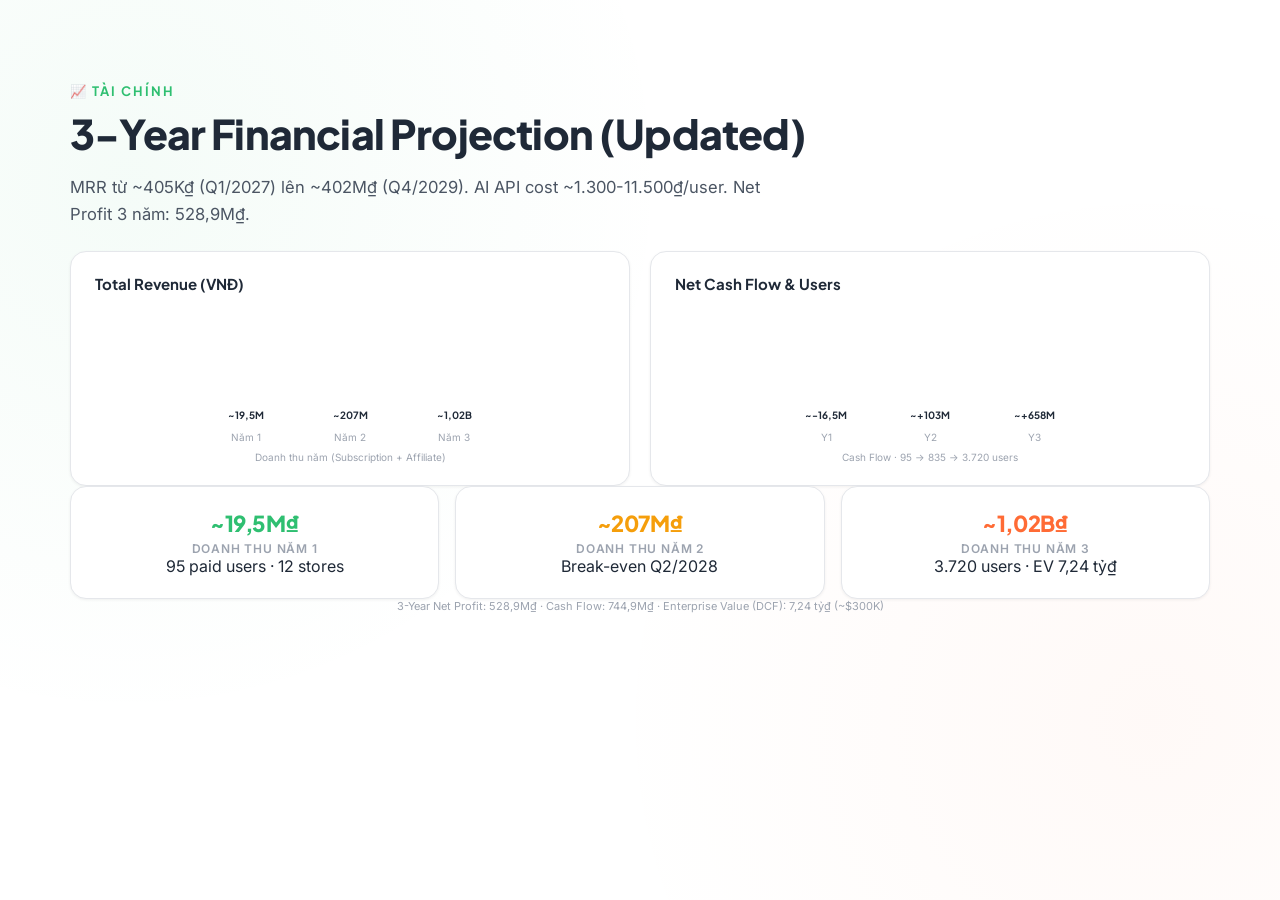
<file: template_mau/pitching-slide/slide10.html>
<!DOCTYPE html><html lang="vi"><head><meta charset="UTF-8"><meta name="viewport" content="width=device-width,initial-scale=1.0"><title>HomeMind - Financial</title><link rel="stylesheet" href="assets/css/style.css"></head><body style="overflow:auto;"><section class="slide active" style="overflow-y:auto;justify-content:flex-start;padding-top:80px;"><div class="slide-inner"><span class="eyebrow">📈 TÀI CHÍNH</span><h2>3-Year Financial Projection (Updated)</h2><p class="lead">MRR từ ~405K₫ (Q1/2027) lên ~402M₫ (Q4/2029). AI API cost ~1.300-11.500₫/user. Net Profit 3 năm: 528,9M₫.</p><div class="grid-2 mb-24"><div class="card"><h4>Total Revenue (VNĐ)</h4><div style="display:flex;gap:24px;align-items:end;height:150px;padding:8px 0;justify-content:center;"><div style="display:flex;flex-direction:column;align-items:center;width:80px;"><div style="font-size:10px;font-weight:700;font-family:var(--font-heading);margin-bottom:4px;">~19,5M</div><div style="width:60px;height:8%;background:var(--primary);border-radius:4px 4px 0 0;"></div><div style="font-size:10px;color:var(--text-muted);margin-top:6px;">Năm 1</div></div><div style="display:flex;flex-direction:column;align-items:center;width:80px;"><div style="font-size:10px;font-weight:700;font-family:var(--font-heading);margin-bottom:4px;">~207M</div><div style="width:60px;height:22%;background:var(--primary);border-radius:4px 4px 0 0;"></div><div style="font-size:10px;color:var(--text-muted);margin-top:6px;">Năm 2</div></div><div style="display:flex;flex-direction:column;align-items:center;width:80px;"><div style="font-size:10px;font-weight:700;font-family:var(--font-heading);margin-bottom:4px;">~1,02B</div><div style="width:60px;height:100%;background:linear-gradient(180deg,var(--primary),#4ADE80);border-radius:4px 4px 0 0;"></div><div style="font-size:10px;color:var(--text-muted);margin-top:6px;">Năm 3</div></div></div><div style="font-size:10px;color:var(--text-muted);text-align:center;">Doanh thu năm (Subscription + Affiliate)</div></div><div class="card"><h4>Net Cash Flow & Users</h4><div style="display:flex;gap:24px;align-items:end;height:150px;padding:8px 0;justify-content:center;"><div style="display:flex;flex-direction:column;align-items:center;width:80px;"><div style="font-size:10px;font-weight:700;font-family:var(--font-heading);margin-bottom:4px;">~-16,5M</div><div style="width:60px;height:5%;background:var(--danger);border-radius:4px 4px 0 0;"></div><div style="font-size:10px;color:var(--text-muted);margin-top:6px;">Y1</div></div><div style="display:flex;flex-direction:column;align-items:center;width:80px;"><div style="font-size:10px;font-weight:700;font-family:var(--font-heading);margin-bottom:4px;">~+103M</div><div style="width:60px;height:30%;background:var(--accent);border-radius:4px 4px 0 0;"></div><div style="font-size:10px;color:var(--text-muted);margin-top:6px;">Y2</div></div><div style="display:flex;flex-direction:column;align-items:center;width:80px;"><div style="font-size:10px;font-weight:700;font-family:var(--font-heading);margin-bottom:4px;">~+658M</div><div style="width:60px;height:100%;background:linear-gradient(180deg,var(--accent),#FF8A65);border-radius:4px 4px 0 0;"></div><div style="font-size:10px;color:var(--text-muted);margin-top:6px;">Y3</div></div></div><div style="font-size:10px;color:var(--text-muted);text-align:center;">Cash Flow · 95 → 835 → 3.720 users</div></div></div><div class="grid-3"><div class="card text-center"><div class="card-number" style="font-size:22px;">~19,5M₫</div><div class="card-label">Doanh thu Năm 1</div><div class="text-xs text-muted mt-8">95 paid users · 12 stores</div></div><div class="card text-center"><div class="card-number gold" style="font-size:22px;">~207M₫</div><div class="card-label">Doanh thu Năm 2</div><div class="text-xs text-muted mt-8">Break-even Q2/2028</div></div><div class="card text-center"><div class="card-number accent" style="font-size:22px;">~1,02B₫</div><div class="card-label">Doanh thu Năm 3</div><div class="text-xs text-muted mt-8">3.720 users · EV 7,24 tỷ₫</div></div></div><div class="mt-16 text-center" style="font-size:11px;color:var(--text-muted);">3-Year Net Profit: 528,9M₫ · Cash Flow: 744,9M₫ · Enterprise Value (DCF): 7,24 tỷ₫ (~$300K)</div></div></section></body></html>
</file>
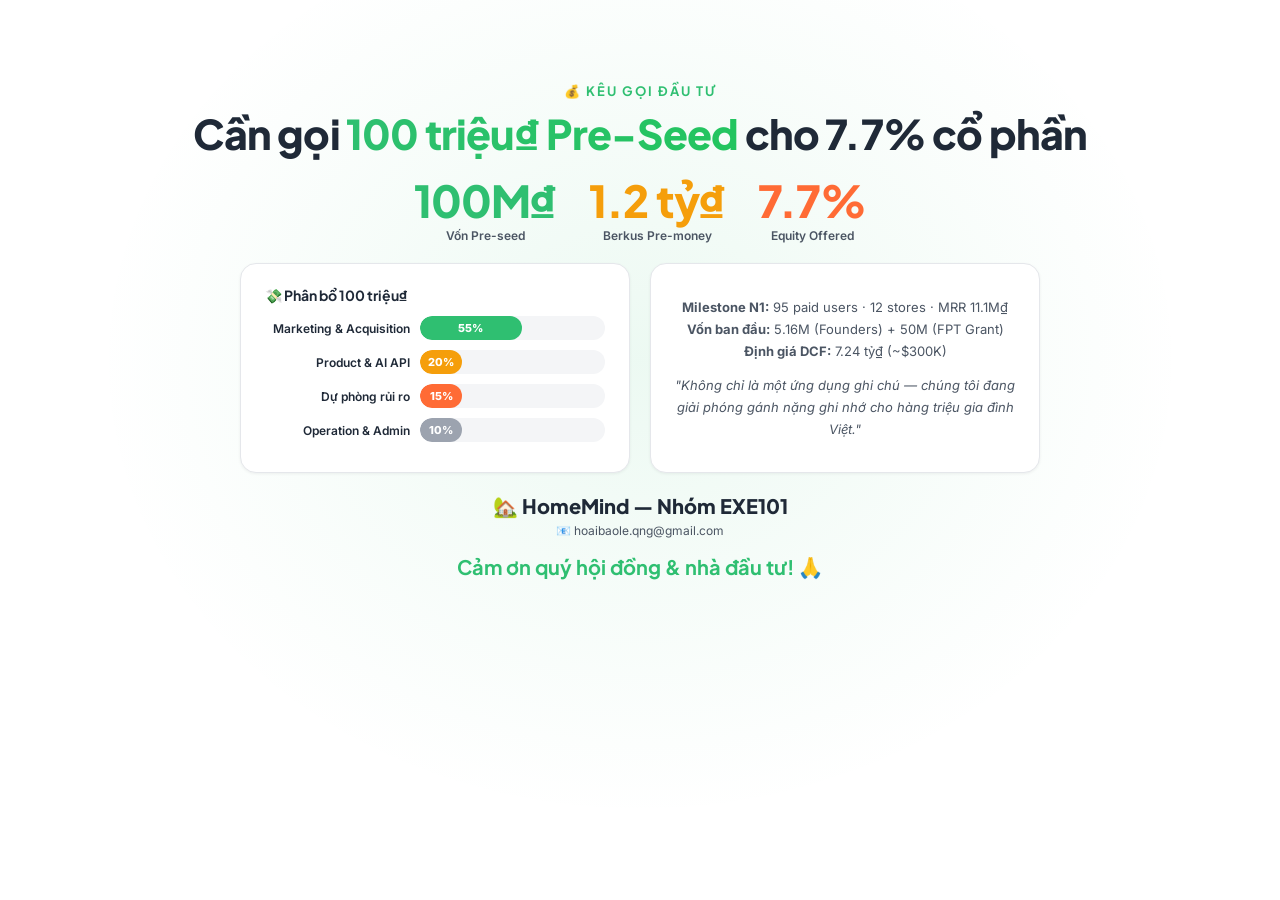
<file: template_mau/pitching-slide/slide11.html>
<!DOCTYPE html><html lang="vi"><head><meta charset="UTF-8"><meta name="viewport" content="width=device-width,initial-scale=1.0"><title>HomeMind - Fundraising</title><link rel="stylesheet" href="assets/css/style.css"></head><body style="overflow:auto;"><section class="slide slide-closing active" style="overflow-y:auto;justify-content:flex-start;padding-top:80px;"><div class="slide-inner text-center"><span class="eyebrow">💰 KÊU GỌI ĐẦU TƯ</span><h2>Cần gọi <span class="text-gradient">100 triệu₫ Pre-Seed</span> cho 7.7% cổ phần</h2><div class="stat-row" style="gap:32px;"><div><div class="stat-value">100M₫</div><div class="stat-label">Vốn Pre-seed</div></div><div><div class="stat-value gold">1.2 tỷ₫</div><div class="stat-label">Berkus Pre-money</div></div><div><div class="stat-value accent">7.7%</div><div class="stat-label">Equity Offered</div></div></div><div class="grid-2 mx-auto" style="max-width:800px;text-align:left;margin-bottom:20px;"><div class="card"><h4 style="margin-bottom:12px;font-size:14px;">💸 Phân bổ 100 triệu₫</h4><div><div class="fund-bar" style="margin-bottom:10px;"><div class="fund-label" style="font-size:12px;">Marketing & Acquisition</div><div class="fund-track" style="height:24px;"><div class="fund-fill" style="width:55%;background:var(--primary);font-size:11px;">55%</div></div></div><div class="fund-bar" style="margin-bottom:10px;"><div class="fund-label" style="font-size:12px;">Product & AI API</div><div class="fund-track" style="height:24px;"><div class="fund-fill" style="width:20%;background:var(--gold);font-size:11px;">20%</div></div></div><div class="fund-bar" style="margin-bottom:10px;"><div class="fund-label" style="font-size:12px;">Dự phòng rủi ro</div><div class="fund-track" style="height:24px;"><div class="fund-fill" style="width:15%;background:var(--accent);font-size:11px;">15%</div></div></div><div class="fund-bar"><div class="fund-label" style="font-size:12px;">Operation & Admin</div><div class="fund-track" style="height:24px;"><div class="fund-fill" style="width:10%;background:var(--text-muted);font-size:11px;">10%</div></div></div></div></div><div class="card text-center" style="display:flex;flex-direction:column;justify-content:center;"><div style="font-size:13px;color:var(--text-secondary);margin-bottom:12px;line-height:1.7;"><strong>Milestone N1:</strong> 95 paid users · 12 stores · MRR 11.1M₫<br><strong>Vốn ban đầu:</strong> 5.16M (Founders) + 50M (FPT Grant)<br><strong>Định giá DCF:</strong> 7.24 tỷ₫ (~$300K)</div><div class="divider"></div><p style="font-size:13px;color:var(--text-secondary);line-height:1.7;font-style:italic;">"Không chỉ là một ứng dụng ghi chú — chúng tôi đang giải phóng gánh nặng ghi nhớ cho hàng triệu gia đình Việt."</p></div></div><div style="margin-top:12px;"><div style="font-size:20px;font-weight:800;font-family:var(--font-heading);">🏡 HomeMind — Nhóm EXE101</div><div style="font-size:12px;color:var(--text-secondary);margin-top:4px;">📧 hoaibaole.qng@gmail.com</div></div><div style="margin-top:16px;font-size:20px;font-weight:700;color:var(--primary);font-family:var(--font-heading);">Cảm ơn quý hội đồng & nhà đầu tư! 🙏</div></div></section></body></html>
</file>
<file: style.css>
:root{--paper:#f5f2ea;--ink:#11201c;--green:#1b6b52;--green-l:#dfe9e1;--accent:#e4572e;--mute:#66726c;--line:#d8d3c6;--white:#fffdf8;--font:'Segoe UI','Arial',system-ui,sans-serif}
*{box-sizing:border-box;margin:0;padding:0}html,body{width:100%;height:100%;overflow:hidden;background:#0b1512;font-family:var(--font);color:var(--ink)}#slidesWrapper{position:absolute;left:50%;top:50%;width:1920px;height:1080px;transform-origin:center;background:var(--paper);overflow:hidden}.slide{position:absolute;inset:0;padding:88px 120px 100px;display:flex;flex-direction:column;opacity:0;visibility:hidden;transform:translateY(12px);transition:opacity .25s,transform .25s,visibility .25s;background:var(--paper);overflow:hidden}.slide.active{opacity:1;visibility:visible;transform:none}.slide-branding{display:none}.slide-inner{width:100%;max-width:1680px;margin:0 auto;position:relative;z-index:1}.eyebrow{display:flex;align-items:center;gap:14px;font-size:22px;font-weight:700;letter-spacing:.14em;color:var(--green);text-transform:uppercase;margin-bottom:22px}.eyebrow:first-letter{font-size:18px}h1,h2,h3{font-weight:800;letter-spacing:-.035em}h2{font-size:76px;line-height:1.12;margin-bottom:48px}h2 .text-gradient,h2 .text-gradient-accent{background:none;color:var(--green);-webkit-text-fill-color:var(--green)}.lead{font-size:28px;line-height:1.45;color:var(--mute);max-width:1000px;margin-bottom:34px}.card{background:var(--white);border:1.5px solid var(--line);border-radius:20px;padding:28px;box-shadow:none}.grid-2{display:grid;grid-template-columns:1fr 1fr;gap:24px}.text-center{text-align:center}.mx-auto{margin-left:auto;margin-right:auto}
/* opening keeps the project identity, but uses the same quiet palette */
.slide-opening{background:var(--paper);justify-content:center}.slide-opening .slide-inner{max-width:1680px}.slide-opening .hero-grid-ultra{display:grid;grid-template-columns:1.05fr .95fr;gap:80px;align-items:center}.slide-opening .hero-content-ultra{position:relative;z-index:2}.slide-opening .hero-pill-shimmer{display:inline-flex;gap:14px;border:1.5px solid #8bbca5;border-radius:999px;padding:8px 18px;color:var(--green);font-size:18px;font-weight:700;letter-spacing:.08em}.slide-opening .hero-title-giant{font-size:170px;line-height:.95;margin:28px 0 12px;color:var(--ink)}.slide-opening .hero-subtitle-ultra{font-size:48px;line-height:1.15;font-weight:700;color:var(--mute)}.slide-opening .text-gradient-shimmer{color:var(--green)}.slide-opening .hero-lead-ultra{font-size:27px;line-height:1.45;color:var(--mute);max-width:850px;margin:28px 0}.slide-opening .live-voice-sim-box{display:flex;align-items:center;gap:22px;background:var(--white);border:1.5px solid #8bbca5;border-radius:18px;padding:20px 24px;max-width:860px}.sim-mic-btn{width:56px;height:56px;border-radius:50%;display:grid;place-items:center;background:var(--green);font-size:25px}.sim-content{flex:1}.sim-label{font-size:18px;color:var(--green);font-weight:800;letter-spacing:.08em}.sim-speech-text{font-size:25px;font-weight:600;margin-top:8px}.sim-badge-time{font-size:17px;font-weight:700;color:var(--accent);background:#fff0e8;padding:8px 14px;border-radius:999px}.voice-wave-bars{display:none}.slide-opening .hero-stats-4col{display:grid;grid-template-columns:repeat(4,1fr);gap:16px;margin-top:24px;max-width:860px}.ultra-stat-card{background:var(--white);border:1.5px solid var(--line);border-radius:16px;padding:18px;text-align:center}.stat-glow-num{font-size:46px;font-weight:800;color:var(--green)}.stat-glow-num.gold{color:#d48a00}.stat-glow-num.accent{color:var(--accent)}.stat-glow-num.blue{color:#3b82f6}.stat-glow-label{font-size:16px;color:var(--mute);margin-top:4px}.meta-group-badge{display:inline-block;margin-top:24px;border:1.5px solid var(--line);border-radius:999px;padding:10px 18px;color:var(--mute);font-weight:700;font-size:18px}.slide-opening .hero-dual-mockup-container{position:relative;height:650px}.phone-card-back,.phone-card-front{position:absolute;width:320px;background:#fff;border:5px solid #19352a;border-radius:34px;overflow:hidden;box-shadow:0 18px 45px rgba(17,32,28,.2)}.phone-card-back{left:70px;top:85px;transform:rotate(-7deg);opacity:.9}.phone-card-front{right:70px;top:25px;transform:rotate(4deg)}.mockup-header-bar{height:42px;display:flex;align-items:center;justify-content:space-between;padding:0 12px;background:#11201c;color:#fff;font-size:12px}.mockup-dots{display:flex;gap:5px}.m-dot{width:8px;height:8px;border-radius:50%;background:#fff}.mockup-img-fit{display:block;width:100%;height:520px;object-fit:cover;object-position:top}.holo-floating-badge{position:absolute;display:flex;align-items:center;gap:10px;padding:12px 16px;background:rgba(255,255,255,.94);border:1.5px solid #8bbca5;border-radius:14px;box-shadow:0 10px 28px rgba(17,32,28,.12);z-index:4}.holo-pos-top-left{top:25px;left:0}.holo-icon-circle{width:34px;height:34px;border-radius:50%;display:grid;place-items:center;background:var(--green-l)}.holo-title{font-weight:800;font-size:15px}.holo-sub{font-size:12px;color:var(--mute)}
/* team slide */
.team-template{padding:60px 120px 100px}.team-template .slide-inner{max-width:1400px}.team-template h2{font-size:76px;margin-bottom:24px}.team-template .lead{font-size:28px}.team-grid{display:grid;grid-template-columns:repeat(6,1fr);gap:16px;margin-top:28px}.team-card{background:var(--white);border:1.5px solid var(--line);border-radius:16px;padding:24px 12px;text-align:center;box-shadow:none}.team-photo{width:110px;height:110px;border-radius:50%;object-fit:cover;object-position:center 15%;border:4px solid var(--green-l);background:var(--green-l);margin-bottom:14px}.team-name{font-size:21px;font-weight:800}.team-role{display:inline-block;margin-top:8px;padding:6px 12px;border-radius:999px;background:var(--green-l);color:var(--green);font-weight:700;font-size:14px}
.team-template{background:var(--paper);color:var(--ink)}.team-template .slide-inner{max-width:1680px}.team-template .eyebrow{color:var(--green)}.team-template h2{font-size:62px;margin-bottom:22px;color:var(--ink)}.team-template .lead{font-size:25px;color:var(--mute);max-width:1100px}.team-grid-detailed{display:grid;grid-template-columns:repeat(3,1fr);gap:24px;margin-top:26px}.team-card-detailed{display:flex;align-items:center;gap:22px;min-height:228px;padding:24px;background:var(--white);border:1.5px solid var(--line);border-radius:20px;box-shadow:none}.team-photo-lg{width:150px;height:176px;flex-shrink:0;object-fit:cover;object-position:center 15%;border-radius:18px;border:3px solid var(--green-l);background:var(--green-l)}.team-card-detailed .team-name{font-size:24px;color:var(--ink);line-height:1.2}.team-card-detailed .team-role{font-size:15px;padding:7px 14px;background:var(--green-l);color:var(--green);margin:8px 0 10px}.team-card-detailed p{font-size:17px;line-height:1.45;color:var(--mute)}.team-capability{margin-top:20px;padding:18px 24px;border:1.5px solid var(--green);border-radius:16px;background:var(--ink);text-align:center}.team-capability b{display:block;color:#8fd1b0;font-size:19px;margin-bottom:7px}.team-capability span{display:block;color:var(--paper);font-size:16px;line-height:1.5}.team-capability strong{color:#fff}@media(max-width:900px){.team-grid-detailed{grid-template-columns:1fr}.team-card-detailed{min-height:180px}.team-photo-lg{width:110px;height:135px}}
.slide:not(.slide-opening):not(.slide-closing){justify-content:center}.slide:not(.slide-opening):not(.slide-closing) .slide-inner{margin:0 auto}.slide:not(.slide-opening):not(.slide-closing) .lead{margin-bottom:28px}.team-template{justify-content:center!important;padding-top:88px;padding-bottom:100px}
.infra-template-grid{align-items:stretch}.stack-card{align-self:stretch;display:flex;flex-direction:column}.stack-card .mini-label{flex:none}.stack-card .stack-line{flex:1}
/* classic content */
.phase-bridge{display:grid;grid-template-columns:1fr 70px 1fr;gap:22px;align-items:center;margin:20px 0 34px}.bridge-card{padding:30px;border:1.5px solid var(--line);border-radius:18px;background:var(--white)}.bridge-card.now{border-left:6px solid var(--green)}.bridge-card.done{border-left:6px solid var(--mute)}.bridge-step,.mini-label{font-size:16px;font-weight:800;letter-spacing:.1em;color:var(--mute);display:block;margin-bottom:14px}.bridge-card strong{display:block;font-size:33px}.bridge-card p{font-size:20px;color:var(--mute);margin:12px 0;line-height:1.4}.bridge-card b{font-size:18px;color:var(--green)}.bridge-arrow{font-size:42px;color:var(--green);text-align:center}.callout-line,.team-split,.product-bottom,.channel-strip,.weekly-loop,.gantt-note{display:flex;align-items:center;gap:20px;padding:18px 24px;background:var(--ink);color:var(--paper);border-radius:14px;font-size:20px}.callout-line span,.product-bottom b{color:#8fd1b0}.callout-line b{color:var(--paper)}.product-solution-grid{gap:24px}.product-solution-grid .card{padding:28px 30px}.product-solution-grid .card-icon{font-size:44px}.product-solution-grid .card-title{font-size:28px;font-weight:800;margin:12px 0}.product-solution-grid .card-desc{font-size:22px;line-height:1.45;color:var(--mute)}.product-bottom{margin-top:22px;justify-content:space-between}.product-bottom span{flex:1;text-align:center}
.infra-template-grid{display:grid;grid-template-columns:1.2fr .8fr;gap:30px}.infra-architecture,.stack-card{padding:28px}.arch-row{display:grid;grid-template-columns:1fr 44px 1fr;gap:16px;align-items:center;margin-bottom:18px}.arch-row>div{min-height:116px;padding:20px 22px;border:1.5px solid var(--line);border-radius:14px;display:flex;flex-direction:column;justify-content:center}.arch-row .arch-accent{background:var(--green-l);border-color:#8bbca5}.arch-row i{font-style:normal;color:var(--green);font-size:32px;text-align:center}.arch-row small{font-size:16px;font-weight:800;letter-spacing:.1em;color:var(--mute)}.arch-row b{font-size:30px;margin:6px 0}.arch-row span{font-size:18px;color:var(--mute)}.stack-line{display:grid;grid-template-columns:142px 1fr;gap:4px 16px;padding:16px 0;border-bottom:1.5px solid var(--line)}.stack-line span{grid-row:span 2;color:var(--mute);font-size:20px}.stack-line b{font-size:25px}.stack-line small{font-size:18px;color:var(--mute)}.tech-reason{margin-top:24px;padding:18px 24px;border-top:1.5px solid var(--line);font-size:22px;color:var(--mute)}.tech-reason b{color:var(--ink)}
.roadmap-track{display:grid;grid-template-columns:4fr 6fr;gap:14px;margin:20px 0 42px}.roadmap-phase{display:grid;grid-template-columns:auto 1fr auto;gap:18px;align-items:baseline;padding:24px 28px;color:var(--paper);border-radius:14px}.phase-green{background:var(--green)}.phase-orange{background:var(--ink)}.roadmap-phase small{font-size:16px;letter-spacing:.08em}.roadmap-phase b{font-size:26px}.roadmap-phase span{font-size:18px}.week-grid{display:grid;grid-template-columns:repeat(10,1fr);gap:12px;position:relative}.week-grid:before{content:"";position:absolute;top:40px;left:3%;right:3%;height:3px;background:var(--line)}.week-grid>div{position:relative;text-align:center}.week-grid b{display:grid;place-items:center;width:76px;height:76px;margin:0 auto 18px;border-radius:50%;background:var(--paper);border:3px solid var(--ink);font-size:28px}.week-grid .milestone b{background:var(--accent);border-color:var(--accent);color:#fff}.week-grid strong,.week-grid span{display:block;font-size:18px}.week-grid span{color:var(--mute);margin-top:6px}
.timeline-detail-grid{display:grid;grid-template-columns:repeat(2,1fr);gap:18px;margin-top:20px}.timeline-detail-grid-3{grid-template-columns:repeat(3,1fr)}.timeline-detail-card{min-height:180px;padding:22px 24px;background:var(--white);border:1.5px solid var(--line);border-radius:18px}.timeline-detail-card span{display:block;color:var(--green);font-size:15px;font-weight:800;letter-spacing:.09em;margin-bottom:10px}.timeline-detail-card strong{display:block;font-size:26px;margin-bottom:8px}.timeline-detail-card p{font-size:18px;line-height:1.4;color:var(--mute);margin-bottom:12px}.timeline-detail-card b{font-size:16px;color:var(--green)}.timeline-detail-card.milestone-card{border-color:#e0a06d;background:#fff8f1}.timeline-detail-card.milestone-card span,.timeline-detail-card.milestone-card b{color:#c96d3d}.timeline-detail-card.next-card{border-color:#8bbca5;background:#f0f7f2}.timeline-bottom{display:flex;align-items:center;gap:14px;margin-top:18px;padding:15px 22px;border-radius:14px;background:var(--ink);color:var(--paper);font-size:18px}.timeline-bottom b{color:#8fd1b0}
.campaign-flow,.aarrr-flow{display:grid;grid-template-columns:repeat(5,1fr);gap:24px;margin:20px 0 34px}.campaign-flow>div,.aarrr-flow>div{min-height:250px;padding:24px 20px;border-top:4px solid var(--green);border-left:1.5px solid var(--line);border-right:1.5px solid var(--line);border-bottom:1.5px solid var(--line);border-radius:14px;background:var(--white)}.campaign-flow .campaign-launch,.aarrr-flow .aarrr-launch{border-top-color:var(--accent);background:#fff0e8}.campaign-flow small,.aarrr-flow small{display:block;font-size:17px;color:var(--green);font-weight:800;margin-bottom:26px}.campaign-flow b,.aarrr-flow b{font-size:26px;display:block;margin-bottom:12px}.campaign-flow span,.aarrr-flow span{display:block;min-height:66px;font-size:20px;line-height:1.4;color:var(--mute)}.campaign-flow em{display:block;border-top:1px solid var(--line);padding-top:14px;color:var(--green);font-size:16px;font-style:normal}.channel-strip{justify-content:space-between}.channel-strip span{border-left:1px solid rgba(245,242,234,.25);padding-left:20px}.aarrr-flow strong{font-size:36px;color:var(--green)}.weekly-loop{justify-content:center;gap:16px}.weekly-loop span{background:var(--green-l);color:var(--green);padding:8px 16px;border-radius:999px;font-size:18px;font-weight:700}.weekly-loop i{font-style:normal}.weekly-loop em{font-style:normal;margin-left:24px}
.gantt-template{margin-top:20px}.gantt-head,.gantt-row{display:grid;grid-template-columns:240px repeat(10,1fr);gap:8px;margin-bottom:18px}.gantt-head i{text-align:center;color:var(--mute);font-size:20px;font-style:normal}.gantt-row>span{display:flex;align-items:center;font-size:24px;font-weight:800}.gantt-row b{display:flex;align-items:center;justify-content:center;min-height:72px;padding:10px;border-radius:12px;color:var(--paper);text-align:center;font-size:19px}.green-bar{background:var(--green)}.green-bar.soft{background:#4f9078}.dark-bar{background:#426a5a}.dark-bar.soft{background:#6e8c7e}.gray-bar{background:#8d9c95}.gray-bar.soft{background:#b4c0b9}.launch-bar{background:var(--accent)}.gantt-note{margin-top:26px}.gantt-note b{color:#8fd1b0}
.kpi-grid{display:grid;grid-template-columns:repeat(4,1fr);gap:24px;margin:28px 0}.kpi-card{padding:30px 24px;border:1.5px solid var(--line);border-radius:18px;background:var(--white)}.kpi-card strong{display:block;font-size:74px;color:var(--green);line-height:1;margin-bottom:18px}.kpi-card span{font-size:22px;font-weight:800}.kpi-card small{display:block;font-size:17px;color:var(--mute);line-height:1.4;margin-top:14px}.go-no-go{display:grid;grid-template-columns:1fr 1fr;gap:18px}.go-no-go div{padding:24px;border-radius:14px;background:var(--white);border:1.5px solid var(--line);font-size:20px}.go-no-go b{display:block;color:var(--green);font-size:18px;letter-spacing:.1em;margin-bottom:8px}.go-no-go div:last-child b{color:var(--accent)}.slide-closing{background:var(--paper);color:var(--ink)}.slide-closing h2,.slide-closing .lead{color:var(--ink)}.closing-inner{max-width:1100px;margin:auto}.closing-summary{display:flex;justify-content:center;gap:20px;margin:30px 0}.closing-summary span{padding:18px 24px;border-radius:14px;border:1.5px solid var(--line);background:var(--white);color:var(--ink);font-size:20px}.closing-summary b{color:var(--green);margin-right:8px}.closing-team{color:var(--mute);font-size:18px}
.slide-nav{position:fixed;z-index:20;bottom:16px;left:16px;right:16px;height:5px;background:rgba(0,0,0,.14);padding:0;border:0;box-shadow:none;border-radius:0;transform:none;display:block}.slide-nav button,.slide-nav .slide-dots,.slide-nav .slide-counter{display:none}#demo-bar{position:fixed;z-index:30;left:0;right:0;bottom:0;height:5px;background:rgba(0,0,0,.14)}#demo-progress{height:100%;background:var(--accent);width:0;transition:width .25s}#count{display:none}
@media(max-width:900px){#slidesWrapper{transform:none;left:0;top:0;width:100vw;height:100vh}.slide{padding:40px 24px 60px;overflow:auto}h2{font-size:42px}.slide-opening .hero-dual-mockup-container{display:none}.slide-opening .hero-grid-ultra,.grid-2,.infra-template-grid,.phase-bridge,.roadmap-track,.go-no-go{grid-template-columns:1fr}.team-grid{grid-template-columns:repeat(3,1fr)}.campaign-flow,.aarrr-flow{grid-template-columns:1fr 1fr}.kpi-grid{grid-template-columns:1fr 1fr}.gantt-head,.gantt-row{grid-template-columns:120px repeat(10,1fr);overflow:auto}}
@media(prefers-reduced-motion:reduce){.slide,#demo-progress{transition:none}}
</file>
<file: template_mau/pitching-slide/assets/css/style.css>
/* ══════════════════════════════════════════════════════════════════
   HomeMind Pitch Deck — Design System
   Inspired by: Keynote · Linear · Stripe · Airbnb
   ══════════════════════════════════════════════════════════════════ */

/* ─── Fonts ─── */
@import url('https://fonts.googleapis.com/css2?family=Inter:wght@300;400;500;600;700;800;900&family=Plus+Jakarta+Sans:wght@400;500;600;700;800&display=swap');

:root {
  --primary: #2FBF71;
  --primary-dark: #249C5C;
  --primary-light: #E8F8EF;
  --accent: #FF6B35;
  --accent-light: #FFF0E8;
  --white: #FFFFFF;
  --bg: #FAFBFC;
  --bg-card: #FFFFFF;
  --bg-soft: #F4F5F7;
  --border: #E5E7EB;
  --border-light: #F3F4F6;
  --text: #1F2937;
  --text-secondary: #4B5563;
  --text-muted: #9CA3AF;
  --danger: #EF4444;
  --warning: #F59E0B;
  --info: #3B82F6;
  --gold: #F59E0B;
  --gold-light: #FEF3C7;
  --radius-sm: 8px;
  --radius-md: 12px;
  --radius-lg: 16px;
  --radius-xl: 24px;
  --radius-full: 999px;
  --shadow-sm: 0 1px 3px rgba(0,0,0,0.06);
  --shadow-md: 0 4px 16px rgba(0,0,0,0.08);
  --shadow-lg: 0 8px 32px rgba(0,0,0,0.1);
  --shadow-xl: 0 16px 48px rgba(0,0,0,0.12);
  --font-heading: 'Plus Jakarta Sans', 'Inter', system-ui, -apple-system, sans-serif;
  --font-body: 'Inter', system-ui, -apple-system, sans-serif;
  --max-width: 1140px;
  --slide-padding: 40px 60px;
}

/* ─── Dark Mode Color Token Overrides ─── */
[data-theme="dark"] {
  --bg: #0B0F17;
  --bg-card: #151D2A;
  --bg-soft: #1E2838;
  --white: #0B0F17;
  --border: #2A364F;
  --border-light: #222D42;
  --text: #F3F4F6;
  --text-secondary: #9CA3AF;
  --text-muted: #6B7280;
  --primary-light: rgba(47, 191, 113, 0.15);
  --accent-light: rgba(255, 107, 53, 0.15);
  --shadow-sm: 0 2px 6px rgba(0,0,0,0.3);
  --shadow-md: 0 6px 20px rgba(0,0,0,0.4);
  --shadow-lg: 0 10px 36px rgba(0,0,0,0.5);
}

[data-theme="dark"] body {
  background: #0B0F17;
  color: #F3F4F6;
}

[data-theme="dark"] .slide-branding {
  background: rgba(21, 29, 42, 0.88);
  border-color: #2A364F;
  box-shadow: 0 4px 16px rgba(0, 0, 0, 0.3);
}

[data-theme="dark"] .slide-nav {
  background: rgba(21, 29, 42, 0.9);
  border-color: #2A364F;
  box-shadow: 0 8px 32px rgba(0, 0, 0, 0.5);
}

[data-theme="dark"] .slide::before {
  background: 
    radial-gradient(circle at 10% 20%, rgba(47, 191, 113, 0.08) 0%, transparent 45%),
    radial-gradient(circle at 90% 80%, rgba(255, 107, 53, 0.06) 0%, transparent 45%);
}

[data-theme="dark"] .slide-opening::before {
  background: 
    radial-gradient(ellipse at 50% 25%, rgba(47, 191, 113, 0.14) 0%, transparent 60%),
    radial-gradient(ellipse at 80% 75%, rgba(255, 107, 53, 0.09) 0%, transparent 60%);
}

[data-theme="dark"] .slide-dot {
  background: #2A364F;
}

[data-theme="dark"] .chart-card {
  background: #151D2A;
  border-color: #2A364F;
}

[data-theme="dark"] .chart-grid-line {
  background: #222D42;
}

[data-theme="dark"] .chart-pill-value {
  background: #1E2838;
  border-color: #2A364F;
  color: #F3F4F6;
}

*, *::before, *::after {
  box-sizing: border-box;
  margin: 0;
  padding: 0;
}

html {
  scroll-behavior: smooth;
}

body {
  font-family: var(--font-body);
  background: var(--white);
  color: var(--text);
  overflow: hidden;
  height: 100vh;
  width: 100vw;
  -webkit-font-smoothing: antialiased;
}

/* ─── Top Right Slide Branding Logos ─── */
.slide-branding {
  position: absolute;
  top: 24px;
  right: 36px;
  display: flex;
  align-items: center;
  gap: 14px;
  z-index: 100;
  background: rgba(255, 255, 255, 0.92);
  backdrop-filter: blur(14px) saturate(1.6);
  -webkit-backdrop-filter: blur(14px) saturate(1.6);
  padding: 8px 22px;
  border-radius: var(--radius-full);
  border: 1.5px solid var(--border);
  box-shadow: 0 4px 16px rgba(0, 0, 0, 0.07);
  transition: all 0.3s ease;
}

.slide-branding:hover {
  box-shadow: 0 6px 20px rgba(0, 0, 0, 0.1);
  border-color: rgba(47, 191, 113, 0.45);
  transform: translateY(-2px);
}

.brand-logo-fpt {
  height: 38px;
  width: auto;
  object-fit: contain;
  display: block;
}

.brand-divider {
  width: 1.5px;
  height: 28px;
  background: var(--border);
}

.brand-logo-project {
  height: 42px;
  width: auto;
  object-fit: contain;
  display: block;
}

/* ─── Slide Navigation ─── */
.slide-nav {
  position: fixed;
  bottom: 24px;
  left: 50%;
  transform: translateX(-50%);
  display: flex;
  align-items: center;
  gap: 12px;
  z-index: 1000;
  background: rgba(255, 255, 255, 0.9);
  backdrop-filter: blur(16px) saturate(1.5);
  -webkit-backdrop-filter: blur(16px) saturate(1.5);
  padding: 8px 20px;
  border-radius: var(--radius-full);
  border: 1px solid var(--border);
  box-shadow: var(--shadow-lg);
}

.slide-nav button {
  background: none;
  border: none;
  color: var(--text-secondary);
  cursor: pointer;
  height: 36px;
  padding: 0 12px;
  border-radius: var(--radius-full);
  display: flex;
  align-items: center;
  justify-content: center;
  font-size: 13px;
  font-weight: 600;
  transition: all 0.2s ease;
}

.slide-nav button:hover {
  background: var(--bg-soft);
  color: var(--text);
}

.slide-dots {
  display: flex;
  gap: 6px;
  align-items: center;
}

.slide-dot {
  width: 8px;
  height: 8px;
  border-radius: 50%;
  background: var(--border);
  cursor: pointer;
  transition: all 0.3s cubic-bezier(0.4, 0, 0.2, 1);
}

.slide-dot:hover {
  background: var(--text-muted);
}

.slide-dot.active {
  background: var(--primary);
  width: 24px;
  border-radius: 4px;
}

.slide-counter {
  font-size: 12px;
  color: var(--text-muted);
  font-weight: 600;
  min-width: 54px;
  text-align: center;
  font-family: var(--font-heading);
}

.auto-btn {
  background: var(--primary) !important;
  color: #fff !important;
  font-size: 12px !important;
  padding: 0 14px !important;
  font-weight: 600;
}

.auto-btn:hover {
  background: var(--primary-dark) !important;
  color: #fff !important;
}

.auto-btn.playing {
  background: var(--text-secondary) !important;
}

.fullscreen-btn {
  border: 1px solid var(--border) !important;
  font-size: 14px !important;
}

/* ─── Slides Wrapper & Layout ─── */
.slides-wrapper {
  display: flex;
  transition: transform 0.6s cubic-bezier(0.16, 1, 0.3, 1);
  height: 100vh;
  width: 100vw;
}

.slide {
  min-width: 100vw;
  height: 100vh;
  display: flex;
  flex-direction: column;
  justify-content: center;
  align-items: center;
  padding: 20px 48px 80px 48px;
  position: relative;
  overflow-y: auto;
}

.slide-inner {
  max-width: var(--max-width);
  width: 100%;
  margin: 0 auto;
  position: relative;
  z-index: 2;
}

.slide::before {
  content: '';
  position: absolute;
  top: 0;
  left: 0;
  right: 0;
  bottom: 0;
  background: 
    radial-gradient(circle at 10% 20%, rgba(47, 191, 113, 0.05) 0%, transparent 40%),
    radial-gradient(circle at 90% 80%, rgba(255, 107, 53, 0.04) 0%, transparent 40%);
  pointer-events: none;
  z-index: 0;
}

.slide-opening::before {
  background: 
    radial-gradient(ellipse at 50% 25%, rgba(47, 191, 113, 0.1) 0%, transparent 55%),
    radial-gradient(ellipse at 80% 75%, rgba(255, 107, 53, 0.06) 0%, transparent 55%);
}

.slide-closing::before {
  background: 
    radial-gradient(ellipse at 50% 40%, rgba(47, 191, 113, 0.09) 0%, transparent 60%);
}

/* ─── Typography & Headings ─── */
.eyebrow {
  font-family: var(--font-heading);
  font-size: 13px;
  font-weight: 700;
  text-transform: uppercase;
  letter-spacing: 2px;
  color: var(--primary);
  margin-bottom: 10px;
  display: inline-block;
}

.eyebrow-accent {
  color: var(--accent);
}

h1 {
  font-family: var(--font-heading);
  font-size: clamp(38px, 5vw, 68px);
  font-weight: 800;
  line-height: 1.12;
  letter-spacing: -0.03em;
  margin-bottom: 14px;
}

h2 {
  font-family: var(--font-heading);
  font-size: clamp(26px, 3.2vw, 42px);
  font-weight: 800;
  line-height: 1.2;
  letter-spacing: -0.02em;
  margin-bottom: 16px;
}

h3 {
  font-family: var(--font-heading);
  font-size: clamp(18px, 1.8vw, 24px);
  font-weight: 700;
  margin-bottom: 10px;
}

h4 {
  font-family: var(--font-heading);
  font-size: 15px;
  font-weight: 700;
  margin-bottom: 8px;
}

.lead {
  font-size: clamp(14px, 1.3vw, 18px);
  color: var(--text-secondary);
  line-height: 1.6;
  max-width: 720px;
  margin-bottom: 24px;
}

.text-gradient {
  background: linear-gradient(135deg, var(--primary), #22C55E);
  -webkit-background-clip: text;
  -webkit-text-fill-color: transparent;
  background-clip: text;
}

.text-gradient-accent {
  background: linear-gradient(135deg, var(--accent), #FF8A65);
  -webkit-background-clip: text;
  -webkit-text-fill-color: transparent;
  background-clip: text;
}

.text-gradient-gold {
  background: linear-gradient(135deg, #D97706, #F59E0B);
  -webkit-background-clip: text;
  -webkit-text-fill-color: transparent;
  background-clip: text;
}

.text-center { text-align: center; }
.mx-auto { margin-left: auto; margin-right: auto; }

/* ─── Grid & Card Layouts ─── */
.grid-2 { display: grid; grid-template-columns: 1fr 1fr; gap: 20px; }
.grid-3 { display: grid; grid-template-columns: 1fr 1fr 1fr; gap: 16px; }
.grid-4 { display: grid; grid-template-columns: repeat(4, 1fr); gap: 16px; }

.card {
  background: var(--bg-card);
  border: 1px solid var(--border);
  border-radius: var(--radius-lg);
  padding: 22px 24px;
  transition: all 0.25s ease;
  box-shadow: var(--shadow-sm);
}

.card:hover {
  border-color: rgba(47, 191, 113, 0.35);
  transform: translateY(-2px);
  box-shadow: var(--shadow-md);
}

.card-icon {
  font-size: 28px;
  margin-bottom: 10px;
  display: block;
}

.card-title {
  font-family: var(--font-heading);
  font-size: 15px;
  font-weight: 700;
  margin-bottom: 6px;
}

.card-desc {
  font-size: 13px;
  color: var(--text-secondary);
  line-height: 1.6;
}

.card-highlight {
  border-color: rgba(47, 191, 113, 0.35);
  background: linear-gradient(135deg, rgba(47, 191, 113, 0.05), transparent);
}

.card-number {
  font-family: var(--font-heading);
  font-size: 30px;
  font-weight: 800;
  color: var(--primary);
  margin-bottom: 4px;
  letter-spacing: -0.02em;
}

.card-number.gold { color: var(--gold); }
.card-number.accent { color: var(--accent); }

.card-label {
  font-size: 12px;
  color: var(--text-muted);
  text-transform: uppercase;
  letter-spacing: 0.8px;
  font-weight: 600;
}

/* ─── Tags & Badges ─── */
.tag {
  display: inline-flex;
  align-items: center;
  gap: 4px;
  padding: 4px 12px;
  border-radius: var(--radius-full);
  font-size: 12px;
  font-weight: 600;
  background: var(--primary-light);
  color: var(--primary-dark);
}

.tag-gold { background: #FEF3C7; color: #B45309; }
.tag-red { background: #FEF2F2; color: var(--danger); }
.tag-blue { background: #EFF6FF; color: var(--info); }
.tag-orange { background: var(--accent-light); color: var(--accent); }
.tag-gray { background: var(--bg-soft); color: var(--text-secondary); }

/* ─── Stats & Metrics ─── */
.stat-row {
  display: flex;
  gap: 36px;
  justify-content: center;
  margin: 20px 0;
}

.stat-value {
  font-family: var(--font-heading);
  font-size: clamp(30px, 3.6vw, 44px);
  font-weight: 800;
  color: var(--primary);
  letter-spacing: -0.02em;
  line-height: 1;
}

.stat-value.gold { color: var(--gold); }
.stat-value.accent { color: var(--accent); }

.stat-label {
  font-size: 12px;
  color: var(--text-secondary);
  margin-top: 6px;
  font-weight: 600;
}

/* ─── Comparison Component ─── */
.comparison {
  display: grid;
  grid-template-columns: 1fr 1fr;
  gap: 16px;
}

.comp-item {
  padding: 20px 22px;
  border-radius: var(--radius-lg);
  background: var(--bg-card);
  border: 1px solid var(--border);
}

.comp-item.old { border-color: rgba(239, 68, 68, 0.2); background: rgba(239, 68, 68, 0.02); }
.comp-item.new { border-color: rgba(47, 191, 113, 0.3); background: rgba(47, 191, 113, 0.03); }

.comp-label {
  font-size: 12px;
  text-transform: uppercase;
  letter-spacing: 1.5px;
  font-weight: 800;
  margin-bottom: 12px;
}

.comp-label.old { color: var(--danger); }
.comp-label.new { color: var(--primary); }

.comp-metric {
  display: flex;
  justify-content: space-between;
  padding: 6px 0;
  border-bottom: 1px solid var(--border-light);
  font-size: 13px;
}

.comp-metric:last-child { border-bottom: none; }

/* ─── Product Demo & Steps ─── */
.steps {
  display: flex;
  gap: 16px;
  margin: 18px 0;
}

.step {
  flex: 1;
  background: var(--bg-card);
  border: 1px solid var(--border);
  border-radius: var(--radius-lg);
  padding: 20px 16px;
  text-align: center;
  position: relative;
}

.step-num {
  width: 36px;
  height: 36px;
  border-radius: 50%;
  background: var(--primary);
  color: #fff;
  display: flex;
  align-items: center;
  justify-content: center;
  font-weight: 800;
  font-size: 16px;
  margin: 0 auto 10px;
  font-family: var(--font-heading);
}

.step-title {
  font-family: var(--font-heading);
  font-weight: 700;
  font-size: 14px;
  margin-bottom: 6px;
}

.step-desc {
  font-size: 12px;
  color: var(--text-secondary);
  line-height: 1.5;
}

.step-arrow {
  position: absolute;
  right: -16px;
  top: 50%;
  transform: translateY(-50%);
  font-size: 18px;
  color: var(--text-muted);
  z-index: 5;
}

.phone-mock {
  width: 200px;
  height: 380px;
  background: #0F172A;
  border-radius: 32px;
  border: 4px solid #1E293B;
  padding: 8px;
  position: relative;
  margin: 0 auto;
  box-shadow: var(--shadow-xl);
}

.phone-frame-real {
  width: 195px;
  height: 385px;
  background: #0F172A;
  border-radius: 32px;
  border: 4px solid #1E293B;
  padding: 6px;
  box-shadow: 0 14px 36px rgba(0, 0, 0, 0.16);
  position: relative;
  overflow: hidden;
  transition: all 0.3s ease;
  background: #fff;
}

.phone-frame-real:hover {
  transform: translateY(-4px) scale(1.03);
  box-shadow: 0 18px 44px rgba(47, 191, 113, 0.35);
  border-color: var(--primary);
}

.phone-screen-img {
  width: 100%;
  height: 100%;
  object-fit: cover;
  object-position: top center;
  border-radius: 22px;
  display: block;
}

.phone-screen {
  width: 100%;
  height: 100%;
  background: #0F172A;
  border-radius: 22px;
  padding: 10px 10px;
  display: flex;
  flex-direction: column;
  gap: 5px;
  color: #F8FAFC;
  font-size: 10.5px;
  overflow: hidden;
}

.phone-notch {
  width: 80px;
  height: 16px;
  background: #0F172A;
  border-radius: 0 0 10px 10px;
  margin: -8px auto 4px;
  position: relative;
  z-index: 2;
}

.phone-time {
  font-size: 9.5px;
  color: #64748B;
  text-align: center;
  margin-bottom: 2px;
}

.phone-pulse {
  animation: phonePulse 3s ease-in-out infinite;
}

@keyframes phonePulse {
  0%, 100% { box-shadow: 0 20px 40px rgba(0,0,0,0.15); }
  50% { box-shadow: 0 20px 50px rgba(47,191,113,0.25); }
}

/* ─── Split Layout ─── */
.split {
  display: grid;
  grid-template-columns: 1fr 1fr;
  gap: 24px;
  align-items: start;
}

.split-item {
  padding: 24px;
  border-radius: var(--radius-lg);
}

.split-item.problem {
  background: rgba(239, 68, 68, 0.04);
  border: 1px solid rgba(239, 68, 68, 0.15);
}

.split-item.solution {
  background: rgba(47, 191, 113, 0.04);
  border: 1px solid rgba(47, 191, 113, 0.15);
}

/* ─── Timeline / Roadmap ─── */
.timeline {
  position: relative;
  padding: 12px 0;
}

.timeline::before {
  content: '';
  position: absolute;
  left: 18px;
  top: 0;
  bottom: 0;
  width: 2px;
  background: var(--border);
}

.timeline-item {
  position: relative;
  padding-left: 48px;
  margin-bottom: 16px;
}

.timeline-dot {
  position: absolute;
  left: 11px;
  top: 2px;
  width: 16px;
  height: 16px;
  border-radius: 50%;
  background: var(--primary);
  border: 3px solid var(--primary-light);
}

.timeline-dot.gold { background: var(--gold); border-color: #FEF3C7; }
.timeline-dot.orange { background: var(--accent); border-color: var(--accent-light); }

.timeline-title {
  font-family: var(--font-heading);
  font-weight: 700;
  font-size: 13.5px;
}

.timeline-desc {
  font-size: 12px;
  color: var(--text-secondary);
  margin-top: 2px;
}

/* ─── Team Cards with Real Photos ─── */
.team-grid {
  display: grid;
  grid-template-columns: repeat(6, 1fr);
  gap: 12px;
}

.team-grid-detailed {
  display: grid;
  grid-template-columns: repeat(3, 1fr);
  gap: 20px;
}

.team-card {
  background: var(--bg-card);
  border: 1px solid var(--border);
  border-radius: var(--radius-lg);
  padding: 18px 10px;
  text-align: center;
  transition: all 0.3s ease;
  box-shadow: var(--shadow-sm);
  display: flex;
  flex-direction: column;
  align-items: center;
}

.team-card-detailed {
  background: var(--bg-card);
  border: 1px solid var(--border);
  border-radius: var(--radius-xl);
  padding: 18px;
  display: flex;
  gap: 16px;
  align-items: center;
  transition: all 0.3s cubic-bezier(0.4, 0, 0.2, 1);
  box-shadow: var(--shadow-sm);
  position: relative;
  overflow: hidden;
}

.team-card-detailed::before {
  content: '';
  position: absolute;
  top: 0;
  left: 0;
  bottom: 0;
  width: 4px;
  background: linear-gradient(180deg, var(--primary), var(--accent));
  opacity: 0;
  transition: opacity 0.3s ease;
}

.team-card:hover, .team-card-detailed:hover {
  border-color: rgba(47, 191, 113, 0.4);
  transform: translateY(-4px);
  box-shadow: 0 14px 32px rgba(0, 0, 0, 0.09);
}

.team-card-detailed:hover::before {
  opacity: 1;
}

.team-photo {
  width: 68px;
  height: 68px;
  border-radius: 50%;
  object-fit: cover;
  object-position: center 15%;
  border: 3px solid var(--primary-light);
  box-shadow: var(--shadow-sm);
  margin-bottom: 10px;
  background: var(--bg-soft);
  transition: transform 0.3s ease;
}

.team-photo-lg {
  width: 130px;
  height: 150px;
  border-radius: 16px;
  object-fit: cover;
  object-position: center 15%;
  border: 3px solid var(--primary-light);
  box-shadow: 0 6px 16px rgba(0, 0, 0, 0.08);
  flex-shrink: 0;
  background: var(--bg-soft);
  transition: all 0.3s ease;
}

.team-card:hover .team-photo, .team-card-detailed:hover .team-photo-lg {
  transform: scale(1.04);
  border-color: var(--primary);
  box-shadow: 0 8px 24px rgba(47, 191, 113, 0.2);
}

.team-name {
  font-family: var(--font-heading);
  font-weight: 800;
  font-size: 16px;
  color: var(--text);
  margin-bottom: 2px;
}

.team-role {
  font-size: 12px;
  color: var(--primary-dark);
  font-weight: 700;
  background: var(--primary-light);
  padding: 4px 12px;
  border-radius: var(--radius-full);
  display: inline-block;
  margin: 4px 0 8px;
}

/* ─── Fundraising Progress Bars ─── */
.fund-bar {
  display: flex;
  align-items: center;
  gap: 10px;
  margin-bottom: 8px;
}

.fund-label {
  width: 145px;
  font-size: 12px;
  font-weight: 600;
  text-align: right;
  flex-shrink: 0;
}

.fund-track {
  flex: 1;
  height: 24px;
  background: var(--bg-soft);
  border-radius: var(--radius-full);
  overflow: hidden;
  position: relative;
}

.fund-fill {
  height: 100%;
  border-radius: var(--radius-full);
  display: flex;
  align-items: center;
  justify-content: center;
  font-size: 11px;
  font-weight: 800;
  color: #fff;
  min-width: 42px;
  transition: width 0.6s ease;
}

.progress-track {
  height: 6px;
  background: var(--border);
  border-radius: 3px;
  margin: 6px 0;
}

.progress-fill {
  height: 100%;
  border-radius: 3px;
  background: var(--primary);
}

.progress-fill.gold { background: var(--gold); }
.progress-fill.accent { background: var(--accent); }

/* ─── Financial Charts Styling ─── */
.chart-card {
  background: var(--bg-card);
  border: 1px solid var(--border);
  border-radius: var(--radius-lg);
  padding: 20px 22px;
  box-shadow: var(--shadow-sm);
}

.chart-wrapper {
  position: relative;
  height: 170px;
  margin-top: 14px;
  display: flex;
  align-items: flex-end;
  padding: 0 10px 24px 44px;
  border-bottom: 2px solid var(--border);
}

.chart-y-axis {
  position: absolute;
  left: 0;
  top: 0;
  bottom: 24px;
  display: flex;
  flex-direction: column;
  justify-content: space-between;
  font-size: 10px;
  color: var(--text-muted);
  font-weight: 600;
  min-width: 36px;
}

.chart-grid-line {
  position: absolute;
  left: 44px;
  right: 10px;
  height: 1px;
  background: var(--border-light);
  pointer-events: none;
}

.chart-bars {
  display: flex;
  width: 100%;
  height: 100%;
  align-items: flex-end;
  gap: 20px;
  position: relative;
  z-index: 2;
}

.chart-bar-col {
  flex: 1;
  display: flex;
  flex-direction: column;
  align-items: center;
  height: 100%;
  justify-content: flex-end;
  position: relative;
}

.chart-pill-value {
  font-size: 11px;
  font-weight: 800;
  color: var(--text);
  margin-bottom: 6px;
  background: var(--bg-soft);
  padding: 2px 8px;
  border-radius: var(--radius-full);
  border: 1px solid var(--border);
  white-space: nowrap;
  font-family: var(--font-heading);
}

.chart-pill-value.primary {
  color: var(--primary-dark);
  background: var(--primary-light);
  border-color: rgba(47, 191, 113, 0.3);
}

.chart-pill-value.accent {
  color: var(--accent);
  background: var(--accent-light);
  border-color: rgba(255, 107, 53, 0.3);
}

.chart-bar-fill {
  width: 100%;
  max-width: 54px;
  border-radius: 6px 6px 0 0;
  transition: height 0.6s cubic-bezier(0.16, 1, 0.3, 1);
  position: relative;
}

.chart-bar-fill.primary {
  background: linear-gradient(180deg, var(--primary), var(--primary-dark));
  box-shadow: 0 4px 12px rgba(47, 191, 113, 0.25);
}

.chart-bar-fill.accent {
  background: linear-gradient(180deg, var(--accent), #FF8A65);
  box-shadow: 0 4px 12px rgba(255, 107, 53, 0.25);
}

.chart-x-label {
  position: absolute;
  bottom: -22px;
  font-size: 10.5px;
  color: var(--text-secondary);
  font-weight: 600;
  white-space: nowrap;
}

/* ─── Slide Entry Animation ─── */
@keyframes fadeInUp {
  from {
    opacity: 0;
    transform: translateY(20px);
  }
  to {
    opacity: 1;
    transform: translateY(0);
  }
}

.slide.active .slide-inner > * {
  animation: fadeInUp 0.45s ease both;
}

.slide.active .slide-inner > *:nth-child(1) { animation-delay: 0.04s; }
.slide.active .slide-inner > *:nth-child(2) { animation-delay: 0.08s; }
.slide.active .slide-inner > *:nth-child(3) { animation-delay: 0.12s; }
.slide.active .slide-inner > *:nth-child(4) { animation-delay: 0.16s; }
.slide.active .slide-inner > *:nth-child(5) { animation-delay: 0.20s; }
.slide.active .slide-inner > *:nth-child(6) { animation-delay: 0.24s; }
.slide.active .slide-inner > *:nth-child(7) { animation-delay: 0.28s; }

/* ─── Responsive Adjustments ─── */
@media (max-width: 1024px) {
  .team-grid { grid-template-columns: repeat(3, 1fr); }
  .team-grid-detailed { grid-template-columns: repeat(2, 1fr); }
  :root { --slide-padding: 30px 24px; }
  .slide-branding { top: 20px; right: 24px; }
}

@media (max-width: 768px) {
  :root { --slide-padding: 24px 16px; }
  .slide { justify-content: flex-start; padding-top: 56px; }
  .grid-2, .grid-3, .grid-4, .split, .team-grid-detailed { grid-template-columns: 1fr; }
  .team-grid { grid-template-columns: repeat(2, 1fr); }
  .steps { flex-direction: column; }
  .step-arrow { display: none; }
  .stat-row { flex-wrap: wrap; gap: 16px; }
  .phone-mock { width: 200px; height: 380px; }
  .fund-bar { flex-direction: column; align-items: stretch; gap: 4px; }
  .fund-label { width: auto; text-align: left; }
  .comparison { grid-template-columns: 1fr; }
  .slide-branding.mb-24 { margin-bottom: 24px !important; }
  .mb-20 { margin-bottom: 20px !important; }
  .mb-16 { margin-bottom: 16px !important; }
  .mt-20 { margin-top: 20px !important; }
  .mt-24 { margin-top: 24px !important; }
  .slide-branding { 
    top: 14px; 
    right: 16px; 
    padding: 4px 10px; 
    gap: 8px; 
  }
  .brand-logo-fpt { height: 20px; }
  .brand-logo-project { height: 22px; }
}

/* ─── Print / PDF Export Styles (A4 Landscape) ─── */
@media print {
  @page {
    size: A4 landscape;
    margin: 0;
  }
  
  * {
    -webkit-print-color-adjust: exact !important;
    print-color-adjust: exact !important;
  }

  html, body {
    width: 297mm !important;
    height: auto !important;
    overflow: visible !important;
    background: var(--bg) !important;
  }

  .slide-nav, #demo-bar {
    display: none !important;
  }

  .slides-wrapper {
    display: block !important;
    transform: none !important;
    width: 297mm !important;
    height: auto !important;
  }

  .slide { 
    width: 297mm !important;
    height: 210mm !important;
    min-width: 297mm !important;
    max-width: 297mm !important;
    box-sizing: border-box !important;
    page-break-after: always !important; 
    break-after: page !important; 
    page-break-inside: avoid !important;
    break-inside: avoid !important;
    display: flex !important;
    align-items: center !important;
    justify-content: center !important;
    padding: 20mm 20mm 16mm 20mm !important;
    position: relative !important;
    overflow: hidden !important;
  }

  .slide-inner {
    max-width: 100% !important;
    width: 100% !important;
    margin: 0 auto !important;
  }

  .slide-inner > * { 
    animation: none !important; 
  }

  .slide-branding { 
    top: 12mm !important; 
    right: 16mm !important; 
  }
}



/* ══════════════════════════════════════════════════════════════════
   HERO SLIDE 1: ULTRA-IMPRESSIVE HIGH-TECH DESIGN SYSTEM
   ══════════════════════════════════════════════════════════════════ */

/* Mesh Grid Background Overlay */
.hero-bg-grid {
  position: absolute;
  top: 0; left: 0; right: 0; bottom: 0;
  background-image: 
    linear-gradient(to right, rgba(47, 191, 113, 0.06) 1px, transparent 1px),
    linear-gradient(to bottom, rgba(47, 191, 113, 0.06) 1px, transparent 1px);
  background-size: 36px 36px;
  mask-image: radial-gradient(ellipse at center, rgba(0,0,0,1) 0%, rgba(0,0,0,0) 80%);
  -webkit-mask-image: radial-gradient(ellipse at center, rgba(0,0,0,1) 0%, rgba(0,0,0,0) 80%);
  pointer-events: none;
  z-index: 1;
}

/* Hero Slide Container */
.hero-slide-container {
  position: relative;
  width: 100%;
  max-width: 1240px;
  margin: 0 auto;
  padding: 10px 0;
  z-index: 2;
}

.hero-grid-ultra {
  display: grid;
  grid-template-columns: 1.12fr 0.88fr;
  gap: 36px;
  align-items: center;
}

@media (max-width: 1024px) {
  .hero-grid-ultra {
    grid-template-columns: 1fr;
    gap: 28px;
  }
}

/* Glowing Ambient Orbs */
.hero-glow-orb-main {
  position: absolute;
  border-radius: 50%;
  filter: blur(85px);
  pointer-events: none;
  z-index: 0;
  opacity: 0.7;
}

.glow-emerald {
  width: 440px;
  height: 440px;
  top: -80px;
  left: -60px;
  background: radial-gradient(circle, rgba(47, 191, 113, 0.35) 0%, rgba(47, 191, 113, 0) 70%);
  animation: orbFloatMain 10s ease-in-out infinite alternate;
}

.glow-amber {
  width: 380px;
  height: 380px;
  bottom: -60px;
  right: -30px;
  background: radial-gradient(circle, rgba(255, 107, 53, 0.28) 0%, rgba(255, 107, 53, 0) 70%);
  animation: orbFloatMain 8s ease-in-out infinite alternate-reverse;
}

.glow-cyan {
  width: 320px;
  height: 320px;
  top: 35%;
  left: 38%;
  background: radial-gradient(circle, rgba(59, 130, 246, 0.22) 0%, rgba(59, 130, 246, 0) 70%);
  animation: orbFloatMain 12s ease-in-out infinite alternate;
}

@keyframes orbFloatMain {
  0% { transform: scale(1) translate(0, 0); }
  50% { transform: scale(1.15) translate(25px, -20px); }
  100% { transform: scale(0.95) translate(-15px, 15px); }
}

/* Left Hero Content */
.hero-content-ultra {
  position: relative;
  z-index: 3;
  text-align: left;
}

/* Shimmer Pill Badge */
.hero-pill-shimmer {
  display: inline-flex;
  align-items: center;
  gap: 10px;
  padding: 6px 18px;
  border-radius: var(--radius-full);
  background: linear-gradient(90deg, rgba(47, 191, 113, 0.16), rgba(255, 107, 53, 0.16), rgba(47, 191, 113, 0.16));
  background-size: 200% 100%;
  animation: shimmerGradient 4s linear infinite;
  border: 1px solid rgba(47, 191, 113, 0.45);
  color: var(--primary-dark);
  font-size: 12px;
  font-weight: 800;
  letter-spacing: 0.8px;
  margin-bottom: 14px;
  box-shadow: 0 4px 16px rgba(47, 191, 113, 0.18);
  backdrop-filter: blur(10px);
}

[data-theme="dark"] .hero-pill-shimmer {
  color: #4ADE80;
  border-color: rgba(74, 222, 128, 0.5);
  box-shadow: 0 4px 20px rgba(74, 222, 128, 0.25);
}

@keyframes shimmerGradient {
  0% { background-position: 0% 50%; }
  100% { background-position: 200% 50%; }
}

.pulse-badge-icon {
  display: flex;
  align-items: center;
  justify-content: center;
  width: 18px;
  height: 18px;
  border-radius: 50%;
  background: var(--primary);
  color: #fff;
  font-size: 10px;
  animation: pulseGlow 1.5s infinite;
}

@keyframes pulseGlow {
  0% { box-shadow: 0 0 0 0 rgba(47, 191, 113, 0.8); }
  70% { box-shadow: 0 0 0 10px rgba(47, 191, 113, 0); }
  100% { box-shadow: 0 0 0 0 rgba(47, 191, 113, 0); }
}

/* Giant Main Title with Neon Text Glow */
.hero-title-giant {
  font-family: var(--font-heading);
  font-size: clamp(48px, 5.8vw, 76px);
  font-weight: 900;
  line-height: 1.02;
  letter-spacing: -0.04em;
  margin-bottom: 6px;
  background: linear-gradient(135deg, #0F172A 20%, #2FBF71 70%, #10B981 100%);
  -webkit-background-clip: text;
  -webkit-text-fill-color: transparent;
  filter: drop-shadow(0 2px 8px rgba(47, 191, 113, 0.15));
}

[data-theme="dark"] .hero-title-giant {
  background: linear-gradient(135deg, #FFFFFF 20%, #4ADE80 70%, #34D399 100%);
  -webkit-background-clip: text;
  -webkit-text-fill-color: transparent;
  filter: drop-shadow(0 4px 20px rgba(74, 222, 128, 0.35));
}

.hero-subtitle-ultra {
  font-size: clamp(21px, 2.5vw, 32px);
  font-weight: 800;
  color: var(--text-secondary);
  margin-bottom: 14px;
  line-height: 1.25;
}

.text-gradient-shimmer {
  background: linear-gradient(135deg, #2FBF71, #FF6B35, #2FBF71);
  background-size: 200% auto;
  -webkit-background-clip: text;
  -webkit-text-fill-color: transparent;
  animation: shimmerText 5s ease infinite;
}

@keyframes shimmerText {
  0% { background-position: 0% center; }
  50% { background-position: 100% center; }
  100% { background-position: 0% center; }
}

/* Hero Lead Paragraph */
.hero-lead-ultra {
  font-size: clamp(14px, 1.25vw, 16px);
  color: var(--text-secondary);
  line-height: 1.65;
  margin-bottom: 18px;
  max-width: 630px;
}

/* Live Speech Simulator Container */
.live-voice-sim-box {
  background: rgba(255, 255, 255, 0.9);
  backdrop-filter: blur(16px);
  border: 1.5px solid rgba(47, 191, 113, 0.4);
  border-radius: var(--radius-lg);
  padding: 10px 16px;
  margin-bottom: 18px;
  display: flex;
  align-items: center;
  gap: 14px;
  box-shadow: 0 8px 24px rgba(47, 191, 113, 0.15);
  transition: all 0.3s ease;
}

[data-theme="dark"] .live-voice-sim-box {
  background: rgba(21, 29, 42, 0.9);
  border-color: rgba(74, 222, 128, 0.45);
  box-shadow: 0 8px 30px rgba(0, 0, 0, 0.45);
}

.sim-mic-btn {
  width: 40px;
  height: 40px;
  border-radius: 50%;
  background: linear-gradient(135deg, var(--primary), #249C5C);
  color: #fff;
  display: flex;
  align-items: center;
  justify-content: center;
  font-size: 19px;
  flex-shrink: 0;
  box-shadow: 0 4px 14px rgba(47, 191, 113, 0.45);
  animation: micPulse 2s infinite;
}

@keyframes micPulse {
  0% { transform: scale(1); box-shadow: 0 0 0 0 rgba(47, 191, 113, 0.7); }
  50% { transform: scale(1.08); box-shadow: 0 0 0 10px rgba(47, 191, 113, 0); }
  100% { transform: scale(1); box-shadow: 0 0 0 0 rgba(47, 191, 113, 0); }
}

.sim-content {
  flex: 1;
  display: flex;
  flex-direction: column;
  gap: 2px;
  overflow: hidden;
}

.sim-label {
  font-size: 11px;
  font-weight: 800;
  color: var(--primary-dark);
  text-transform: uppercase;
  letter-spacing: 0.8px;
  display: flex;
  align-items: center;
  gap: 6px;
}

[data-theme="dark"] .sim-label { color: #4ADE80; }

.sim-speech-text {
  font-size: 13px;
  font-weight: 700;
  color: var(--text);
  white-space: nowrap;
  overflow: hidden;
  text-overflow: ellipsis;
}

.sim-badge-time {
  background: rgba(255, 107, 53, 0.15);
  color: var(--accent);
  padding: 3px 10px;
  border-radius: var(--radius-full);
  font-size: 11px;
  font-weight: 800;
  white-space: nowrap;
}

/* Feature Chips Row */
.hero-chips-row {
  display: flex;
  flex-wrap: wrap;
  gap: 8px;
  margin-bottom: 18px;
}

.hero-chip {
  display: inline-flex;
  align-items: center;
  gap: 6px;
  padding: 6px 14px;
  border-radius: var(--radius-full);
  font-size: 12px;
  font-weight: 700;
  background: rgba(255, 255, 255, 0.85);
  border: 1px solid var(--border);
  color: var(--text);
  box-shadow: 0 2px 8px rgba(0,0,0,0.04);
  transition: all 0.25s ease;
}

.hero-chip:hover {
  transform: translateY(-2px);
  border-color: var(--primary);
  box-shadow: 0 4px 14px rgba(47, 191, 113, 0.2);
}

[data-theme="dark"] .hero-chip {
  background: rgba(21, 29, 42, 0.85);
  border-color: #2A364F;
}

/* Ultra Stat Cards 4-Column */
.hero-stats-4col {
  display: grid;
  grid-template-columns: repeat(4, 1fr);
  gap: 10px;
  margin-bottom: 18px;
}

.ultra-stat-card {
  background: rgba(255, 255, 255, 0.9);
  backdrop-filter: blur(12px);
  border: 1.5px solid var(--border);
  border-radius: var(--radius-lg);
  padding: 10px 8px;
  text-align: center;
  transition: all 0.3s cubic-bezier(0.16, 1, 0.3, 1);
  box-shadow: 0 4px 16px rgba(0,0,0,0.04);
}

[data-theme="dark"] .ultra-stat-card {
  background: rgba(21, 29, 42, 0.8);
  border-color: rgba(255, 255, 255, 0.1);
  box-shadow: 0 4px 18px rgba(0,0,0,0.3);
}

.ultra-stat-card:hover {
  transform: translateY(-3px) scale(1.03);
  border-color: var(--primary);
  box-shadow: 0 10px 28px rgba(47, 191, 113, 0.25);
}

.stat-glow-num {
  font-family: var(--font-heading);
  font-size: clamp(22px, 2.4vw, 32px);
  font-weight: 900;
  line-height: 1.05;
  letter-spacing: -0.03em;
  color: var(--primary);
  margin-bottom: 2px;
}

.stat-glow-num.accent { color: var(--accent); }
.stat-glow-num.gold { color: var(--gold); }
.stat-glow-num.blue { color: var(--info); }

.stat-glow-label {
  font-size: 10.5px;
  font-weight: 700;
  color: var(--text-secondary);
  line-height: 1.2;
}

/* Footer CTAs */
.hero-actions-row {
  display: flex;
  align-items: center;
  gap: 14px;
  flex-wrap: wrap;
}

.btn-hero-launch {
  display: inline-flex;
  align-items: center;
  gap: 10px;
  padding: 10px 24px;
  background: linear-gradient(135deg, #2FBF71, #10B981);
  color: #ffffff !important;
  font-weight: 800;
  font-size: 13.5px;
  border-radius: var(--radius-full);
  text-decoration: none;
  box-shadow: 0 6px 24px rgba(47, 191, 113, 0.45);
  transition: all 0.3s cubic-bezier(0.16, 1, 0.3, 1);
  position: relative;
  overflow: hidden;
}

.btn-hero-launch::after {
  content: '';
  position: absolute;
  top: -50%; left: -50%; width: 200%; height: 200%;
  background: linear-gradient(45deg, transparent, rgba(255,255,255,0.35), transparent);
  transform: rotate(45deg);
  animation: shineBtn 3s infinite;
}

@keyframes shineBtn {
  0% { transform: translateX(-100%) rotate(45deg); }
  20%, 100% { transform: translateX(100%) rotate(45deg); }
}

.btn-hero-launch:hover {
  transform: translateY(-3px) scale(1.03);
  box-shadow: 0 10px 32px rgba(47, 191, 113, 0.6);
}

.meta-group-badge {
  display: inline-flex;
  align-items: center;
  gap: 6px;
  padding: 8px 18px;
  border-radius: var(--radius-full);
  border: 1px solid var(--border);
  font-size: 11.5px;
  color: var(--text-secondary);
  background: var(--bg-card);
  font-weight: 700;
}

/* ─── DUAL 3D OVERLAPPING PHONE MOCKUPS (RIGHT SIDE) ─── */
.hero-dual-mockup-container {
  position: relative;
  width: 100%;
  height: 460px;
  display: flex;
  justify-content: center;
  align-items: center;
  perspective: 1200px;
}

/* Back Phone (Voice Listening) */
.phone-card-back {
  position: absolute;
  width: 240px;
  background: rgba(255, 255, 255, 0.95);
  border: 2px solid rgba(47, 191, 113, 0.35);
  border-radius: 26px;
  box-shadow: 0 16px 40px rgba(0, 0, 0, 0.15);
  overflow: hidden;
  transform: rotateY(-18deg) rotateX(8deg) translate3d(-65px, -15px, -50px);
  transition: all 0.5s cubic-bezier(0.16, 1, 0.3, 1);
  z-index: 2;
  opacity: 0.9;
}

[data-theme="dark"] .phone-card-back {
  background: #151D2A;
  border-color: rgba(74, 222, 128, 0.35);
  box-shadow: 0 20px 50px rgba(0, 0, 0, 0.6);
}

.phone-card-back:hover {
  opacity: 1;
  transform: rotateY(-8deg) rotateX(4deg) translate3d(-35px, -5px, 0px);
  z-index: 5;
}

/* Front Phone (AI Confirmation Screen) */
.phone-card-front {
  position: absolute;
  width: 255px;
  background: rgba(255, 255, 255, 0.98);
  border: 2px solid rgba(47, 191, 113, 0.55);
  border-radius: 28px;
  box-shadow: 
    0 24px 60px rgba(0, 0, 0, 0.2),
    0 0 35px rgba(47, 191, 113, 0.25);
  overflow: hidden;
  transform: rotateY(8deg) rotateX(-4deg) translate3d(35px, 10px, 30px);
  transition: all 0.5s cubic-bezier(0.16, 1, 0.3, 1);
  z-index: 4;
}

[data-theme="dark"] .phone-card-front {
  background: #151D2A;
  border-color: rgba(74, 222, 128, 0.55);
  box-shadow: 
    0 28px 70px rgba(0, 0, 0, 0.7),
    0 0 45px rgba(74, 222, 128, 0.3);
}

.phone-card-front:hover {
  transform: rotateY(0deg) rotateX(0deg) translate3d(15px, 0px, 60px) scale(1.03);
  box-shadow: 
    0 32px 80px rgba(47, 191, 113, 0.35),
    0 0 50px rgba(47, 191, 113, 0.4);
}

/* Screen Images */
.mockup-img-fit {
  width: 100%;
  height: 360px;
  object-fit: cover;
  display: block;
}

/* Hologram Floating Badges around Dual Phones */
.holo-floating-badge {
  position: absolute;
  display: flex;
  align-items: center;
  gap: 10px;
  padding: 9px 14px;
  border-radius: var(--radius-lg);
  background: rgba(255, 255, 255, 0.94);
  backdrop-filter: blur(20px) saturate(2);
  -webkit-backdrop-filter: blur(20px) saturate(2);
  border: 1.5px solid rgba(47, 191, 113, 0.4);
  box-shadow: 0 14px 36px rgba(0, 0, 0, 0.15);
  z-index: 10;
  max-width: 250px;
}

[data-theme="dark"] .holo-floating-badge {
  background: rgba(15, 23, 42, 0.92);
  border-color: rgba(74, 222, 128, 0.45);
  box-shadow: 0 18px 45px rgba(0, 0, 0, 0.6);
}

.holo-pos-top-left {
  top: -10px;
  left: -20px;
  animation: floatHolo 6s ease-in-out infinite alternate;
}

.holo-pos-bottom-right {
  bottom: -5px;
  right: -20px;
  animation: floatHolo 7s ease-in-out 1s infinite alternate-reverse;
}

.holo-pos-center-right {
  top: 40%;
  right: -30px;
  animation: floatHolo 5s ease-in-out 0.5s infinite alternate;
}

@keyframes floatHolo {
  0% { transform: translateY(0px) rotate(0deg); }
  100% { transform: translateY(-10px) rotate(1deg); }
}

.holo-icon-circle {
  width: 36px;
  height: 36px;
  border-radius: 50%;
  background: rgba(47, 191, 113, 0.15);
  display: flex;
  align-items: center;
  justify-content: center;
  font-size: 18px;
  flex-shrink: 0;
}

.holo-icon-orange {
  background: rgba(255, 107, 53, 0.15);
}

.holo-icon-blue {
  background: rgba(59, 130, 246, 0.15);
}

.holo-title {
  font-size: 11.5px;
  font-weight: 800;
  color: var(--text);
  line-height: 1.2;
}

.holo-sub {
  font-size: 10.5px;
  color: var(--text-secondary);
  font-weight: 600;
}
</file>
